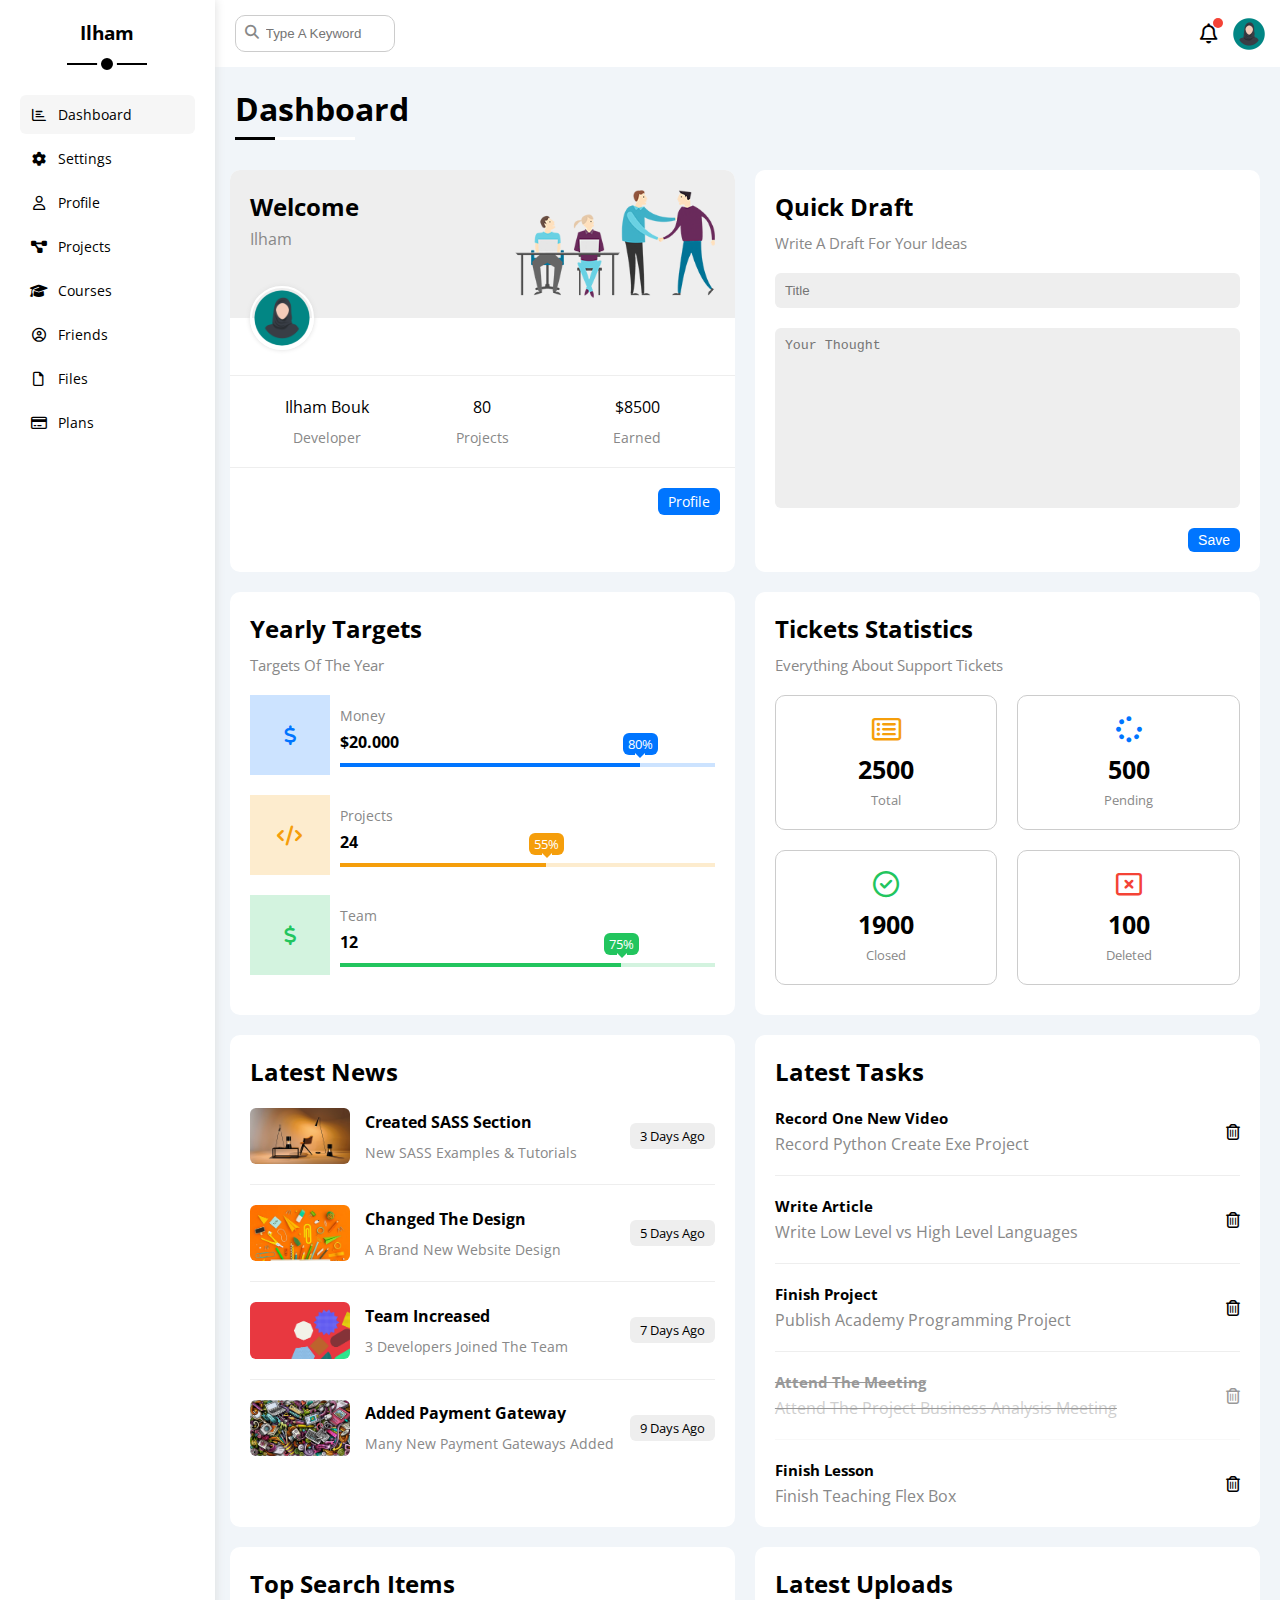
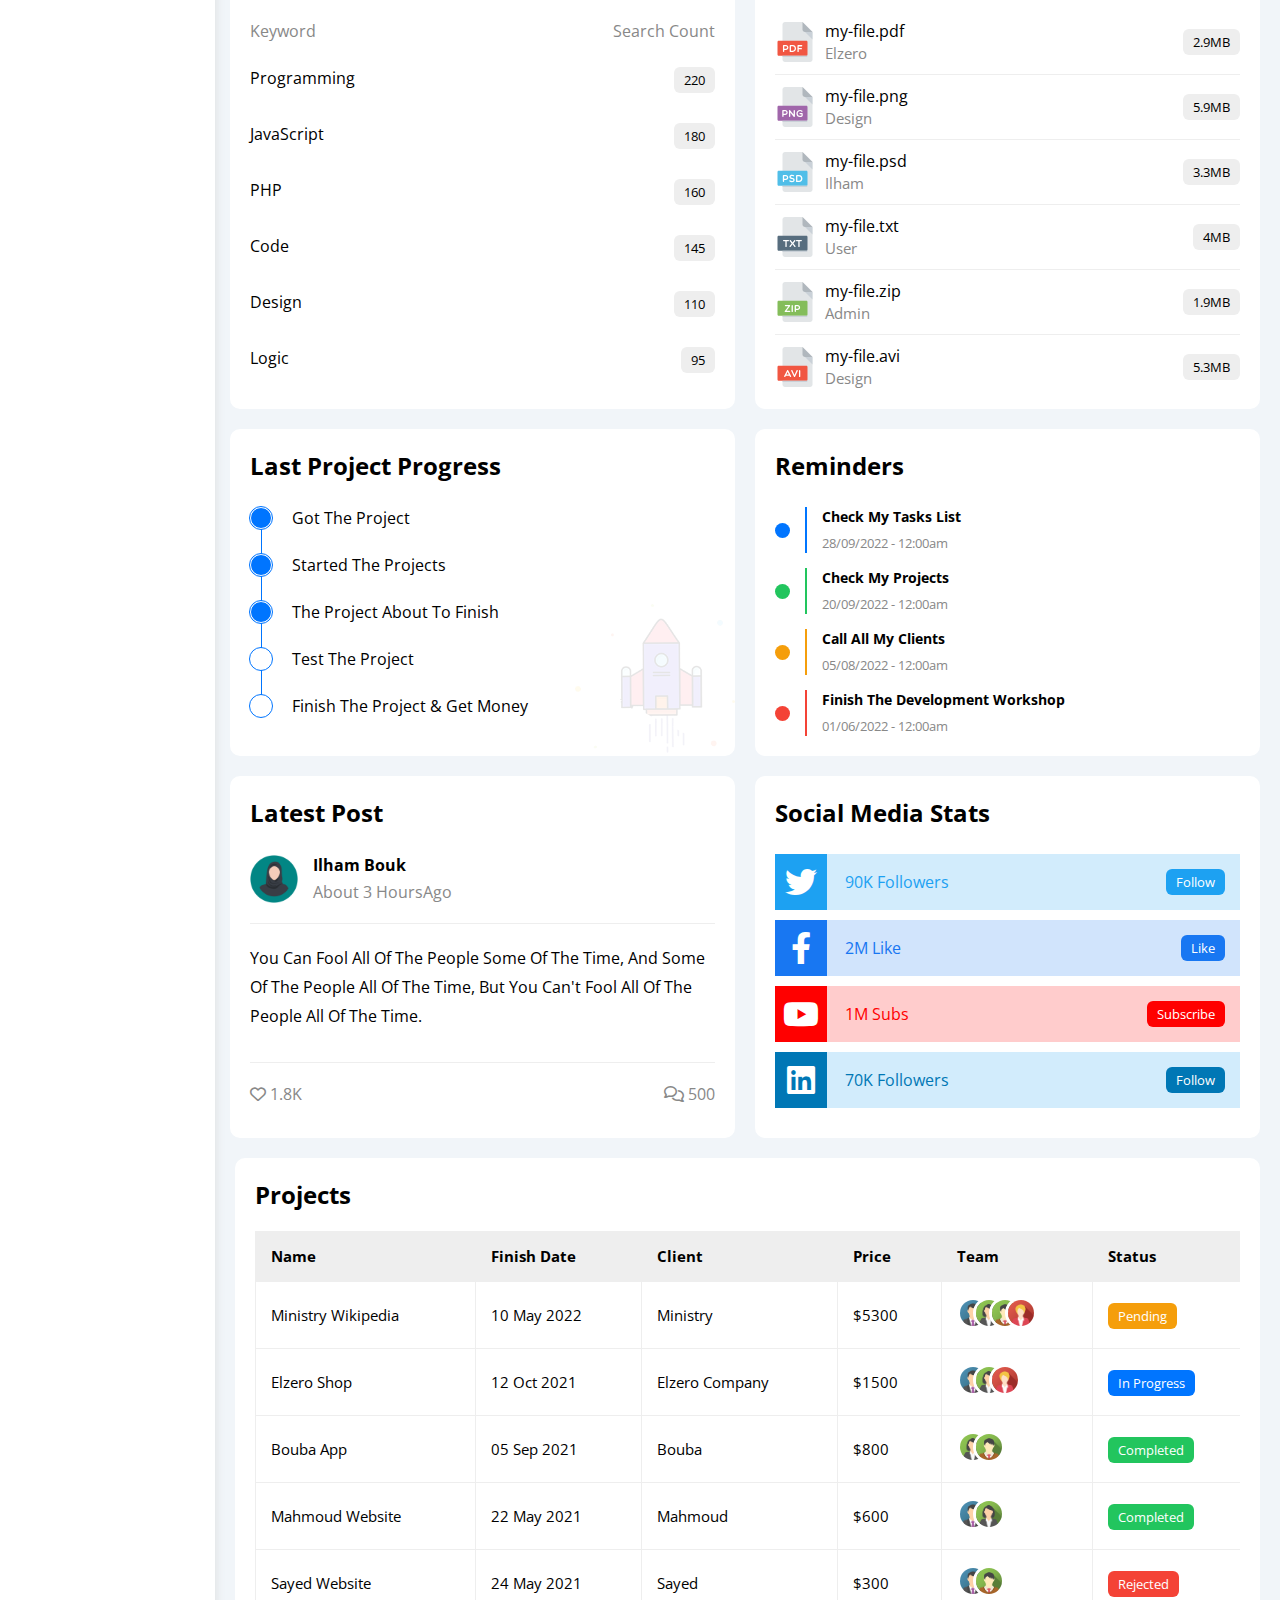
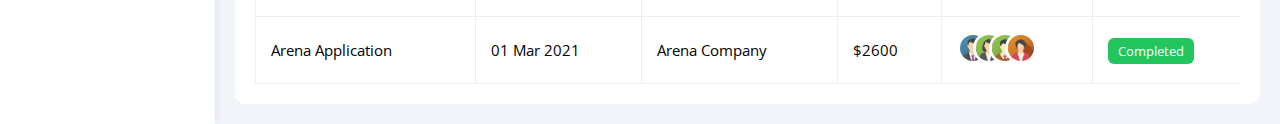
<file: index.html>
<!DOCTYPE html>
<html lang="en">
    <head>
        <meta charset="UTF-8">
        <meta name="viewport" content="width=device-width, initial-scale=1.0">
        <title>Dashboard</title>
        <link rel="stylesheet" href="css/all.min.css">
        <link rel="stylesheet" href="css/framwork.css">
        <link rel="stylesheet" href="css/master.css">
        <link rel="preconnect" href="https://fonts.googleapis.com">
        <link rel="preconnect" href="https://fonts.gstatic.com" crossorigin>
        <link href="https://fonts.googleapis.com/css2?family=Open+Sans:wght@300;500&display=swap" rel="stylesheet">
    </head>
    <body>
        <div class="page d-flex">
            <div class="sidebar bg-white p-20 p-relative">
                <h3 class="p-relative txt-c mt-0">Ilham</h3>
                <ul>
                    <li>
                        <a class="active d-flex align-center fs-14 c-black rad-6 p-10 mb-5" href="index.html">
                            <i class="fa-regular fa-chart-bar fa-fw"></i>
                            <span class="ml-10 fs-14 hide-mobile">Dashboard</span>
                        </a>
                    </li>
                    <li>
                        <a class="d-flex align-center fs-14 c-black rad-6 p-10 mb-5" href="settings.html">
                            <i class="fa-solid fa-gear fa-fw"></i>
                            <span class="ml-10 fs-14 hide-mobile">Settings</span>
                        </a>
                    </li>
                    <li>
                        <a class="d-flex align-center fs-14 c-black rad-6 p-10 mb-5" href="profile.html">
                            <i class="fa-regular fa-user fa-fw"></i>
                            <span class="ml-10 fs-14 hide-mobile">Profile</span>
                        </a>
                    </li>
                    <li>
                        <a class="d-flex align-center fs-14 c-black rad-6 p-10 mb-5" href="projects.html">
                            <i class="fa-solid fa-diagram-project fa-fw"></i>
                            <span class="ml-10 fs-14 hide-mobile">Projects</span>
                        </a>
                    </li>
                    <li>
                        <a class="d-flex align-center fs-14 c-black rad-6 p-10 mb-5" href="courses.html">
                            <i class="fa-solid fa-graduation-cap fa-fw"></i>
                            <span class="ml-10 fs-14 hide-mobile">Courses</span>
                        </a>
                    </li>
                    <li>
                        <a class="d-flex align-center fs-14 c-black rad-6 p-10 mb-5" href="friends.html">
                            <i class="fa-regular fa-circle-user fa-fw"></i>
                            <span class="ml-10 fs-14 hide-mobile">Friends</span>
                        </a>
                    </li>
                    <li>
                        <a class="d-flex align-center fs-14 c-black rad-6 p-10 mb-5" href="files.html">
                            <i class="fa-regular fa-file fa-fw"></i>
                            <span class="ml-10 fs-14 hide-mobile">Files</span>
                        </a>
                    </li>
                    <li>
                        <a class="d-flex align-center fs-14 c-black rad-6 p-10 mb-5" href="plans.html">
                            <i class="fa-regular fa-credit-card fa-fw"></i>
                            <span class="ml-10 fs-14 hide-mobile">Plans</span>
                        </a>
                    </li>
                </ul>
            </div>
            <div class="content w-full">
                <!-- Head -->
                <div class="head bg-white p-15 between-flex">
                    <div class="search p-relative">
                        <input class="p-10 rad-10 border-ccc ml-5" type="search" placeholder="Type A Keyword">
                    </div>
                    <div class="icons d-flex align-center">
                        <span class="notification p-relative">
                            <i class="fa-regular fa-bell fa-lg cursor-p"></i>
                        </span>
                        <img class="w-32 h-32 ml-15 cursor-p" decoding="async" src="images/avatar.png" alt="avatar">
                    </div>
                </div>
                <h1 class="p-relative">Dashboard</h1>
                <div class="wrapper d-grid gap-20 mb-20 mr-20 ml-20">
                    <!-- Welcome Widget -->
                    <div class="welcome bg-white rad-10 txt-c-mobile block-mobile">
                        <div class="intro p-20 d-flex space-between bg-eee">
                            <div>
                                <h2 class="m-0">Welcome</h2>
                                <p class="c-gray mt-5">Ilham</p>
                            </div>
                            <img class="hide-mobile" decoding="async" src="images/welcome.png" alt="welcome">
                        </div>
                        <img class="avatar w-64 h-64" decoding="async" src="images/avatar.png" alt="avatar">
                        <div class="body txt-c d-flex p-20 mt-20 mb-20 block-mobile border-t border-b">
                            <div class="flex-1">Ilham Bouk <span class="d-block c-gray fs-14 mt-10">Developer</span></div>
                            <div class="flex-1">80 <span class="d-block c-gray fs-14 mt-10">Projects</span></div>
                            <div class="flex-1">$8500 <span class="d-block c-gray fs-14 mt-10">Earned</span></div>
                        </div>
                        <a href="profile.html" class="visit d-block fs-14 bg-blue c-white w-fit btn-shape hover-b">Profile</a>
                    </div>
                    <!-- Quick Draft -->
                    <div class="quick-draft widget">
                        <h2 class="mt-0 mb-10">Quick Draft</h2>
                        <p class="mt-0 mb-20 c-gray fs-15">Write A Draft For Your Ideas</p>
                        <form>
                            <input class="d-block mb-20 w-full p-10 b-none bg-eee rad-6" type="text" placeholder="Title">
                            <textarea class="d-block mb-20 w-full p-10 b-none bg-eee rad-6" placeholder="Your Thought"></textarea>
                            <input class="save d-block fs-14 bg-blue c-white b-none w-fit btn-shape cursor-p hover-b" type="submit" value="Save">
                        </form>
                    </div>
                    <!-- Targets Widget -->
                    <div class="targets widget">
                        <h2 class="mt-0 mb-10">Yearly Targets</h2>
                        <p class="mt-0 mb-20 c-gray fs-15">Targets Of The Year</p>
                        <div class="target-row mb-20 center-flex blue">
                            <div class="icon center-flex">
                                <i class="fa-solid fa-dollar-sign fa-lg c-blue"></i>
                            </div>
                            <div class="details flex-1">
                                <span class="fs-14 c-gray">Money</span>
                                <span class="d-block mt-5 mb-10 fw-bold">$20.000</span>
                                <div class="progress p-relative">
                                    <span class="bg-blue blue p-absolute h-full" style="width: 80%">
                                        <span class="bg-blue">80%</span>
                                    </span>
                                </div>
                            </div>
                        </div>
                        <div class="target-row mb-20 center-flex orange">
                            <div class="icon center-flex">
                                <i class="fa-solid fa-code fa-lg c-orange"></i>
                            </div>
                            <div class="details flex-1">
                                <span class="fs-14 c-gray">Projects</span>
                                <span class="d-block mt-5 mb-10 fw-bold">24</span>
                                <div class="progress p-relative">
                                    <span class="bg-orange orange p-absolute h-full" style="width: 55%">
                                        <span class="bg-orange">55%</span>
                                    </span>
                                </div>
                            </div>
                        </div>
                        <div class="target-row mb-20 center-flex green">
                            <div class="icon center-flex">
                                <i class="fa-solid fa-dollar-sign fa-lg c-green"></i>
                            </div>
                            <div class="details flex-1">
                                <span class="fs-14 c-gray">Team</span>
                                <span class="d-block mt-5 mb-10 fw-bold">12</span>
                                <div class="progress p-relative">
                                    <span class="bg-green green p-absolute h-full" style="width: 75%">
                                        <span class="bg-green">75%</span>
                                    </span>
                                </div>
                            </div>
                        </div>
                    </div>
                    <!-- Ticket Widget -->
                    <div class="tickets widget">
                        <h2 class="mt-0 mb-10">Tickets Statistics</h2>
                        <p class="mt-0 mb-20 c-gray fs-15">Everything About Support Tickets</p>
                        <div class="d-flex txt-c gap-20 f-wrap">
                            <div class="box p-20 rad-10 fs-13 c-gray border-ccc hover-box">
                                <i class="fa-regular fa-rectangle-list fa-2x mb-10 c-orange"></i>
                                <span class="d-block c-black fw-bold fs-25 mb-5">2500</span>
                                Total
                            </div>
                            <div class="box p-20 rad-10 fs-13 c-gray border-ccc hover-box">
                                <i class="fa-solid fa-spinner fa-2x mb-10 c-blue"></i>
                                <span class="d-block c-black fw-bold fs-25 mb-5">500</span>
                                Pending
                            </div>
                            <div class="box p-20 rad-10 fs-13 c-gray border-ccc hover-box">
                                <i class="fa-regular fa-circle-check fa-2x mb-10 c-green"></i>
                                <span class="d-block c-black fw-bold fs-25 mb-5">1900</span>
                                Closed
                            </div>
                            <div class="box p-20 rad-10 fs-13 c-gray border-ccc hover-box">
                                <i class="fa-regular fa-rectangle-xmark fa-2x mb-10 c-red"></i>
                                <span class="d-block c-black fw-bold fs-25 mb-5">100</span>
                                Deleted
                            </div>
                        </div>
                    </div>
                    <!-- Latest News Widget -->
                    <div class="latest-news widget txt-c-mobile">
                        <h2 class="mt-0 mb-20">Latest News</h2>
                        <div class="news-row d-flex align-center border-b mb-20 pb-20">
                            <img class="w-100 rad-6 mr-15" decoding="async" src="images/news-01.png" alt="news">
                            <div class="info">
                                <h3>Created SASS Section</h3>
                                <p class="m-0 fs-14 c-gray">New SASS Examples & Tutorials</p>
                            </div>
                            <div class="label btn-shape bg-eee fs-13">3 Days Ago</div>
                        </div>
                        <div class="news-row d-flex align-center border-b mb-20 pb-20">
                            <img class="w-100 rad-6 mr-15" decoding="async" src="images/news-02.png" alt="news">
                            <div class="info">
                                <h3>Changed The Design</h3>
                                <p class="m-0 fs-14 c-gray">A Brand New Website Design</p>
                            </div>
                            <div class="label btn-shape bg-eee fs-13">5 Days Ago</div>
                        </div>
                        <div class="news-row d-flex align-center border-b mb-20 pb-20">
                            <img class="w-100 rad-6 mr-15" decoding="async" src="images/news-03.png" alt="news">
                            <div class="info">
                                <h3>Team Increased</h3>
                                <p class="m-0 fs-14 c-gray">3 Developers Joined The Team</p>
                            </div>
                            <div class="label btn-shape bg-eee fs-13">7 Days Ago</div>
                        </div>
                        <div class="news-row d-flex align-center">
                            <img class="w-100 rad-6 mr-15" decoding="async" src="images/news-04.png" alt="news">
                            <div class="info">
                                <h3>Added Payment Gateway</h3>
                                <p class="m-0 fs-14 c-gray">Many New Payment Gateways Added</p>
                            </div>
                            <div class="label btn-shape bg-eee fs-13">9 Days Ago</div>
                        </div>
                    </div>
                    <!-- Tasks Widget -->
                    <div class="tasks widget">
                        <h2 class="mt-0 mb-20">Latest Tasks</h2>
                        <div class="task-row between-flex border-b pb-20 mb-20">
                            <div class="info">
                                <h3 class="mt-0 mb-5 fs-15">Record One New Video</h3>
                                <p class="m-0 c-gray">Record Python Create Exe Project</p>
                            </div>
                            <i class="fa-regular fa-trash-can delete cursor-p"></i>
                        </div>
                        <div class="task-row between-flex border-b pb-20 mb-20">
                            <div class="info">
                                <h3 class="mt-0 mb-5 fs-15">Write Article</h3>
                                <p class="m-0 c-gray">Write Low Level vs High Level Languages</p>
                            </div>
                            <i class="fa-regular fa-trash-can delete cursor-p"></i>
                        </div>
                        <div class="task-row between-flex border-b pb-20 mb-20">
                            <div class="info">
                                <h3 class="mt-0 mb-5 fs-15">Finish Project</h3>
                                <p class="m-0 c-gray">Publish Academy Programming Project</p>
                            </div>
                            <i class="fa-regular fa-trash-can delete cursor-p"></i>
                        </div>
                        <div class="task-row between-flex border-b pb-20 mb-20 done">
                            <div class="info">
                                <h3 class="mt-0 mb-5 fs-15">Attend The Meeting</h3>
                                <p class="m-0 c-gray">Attend The Project Business Analysis Meeting</p>
                            </div>
                            <i class="fa-regular fa-trash-can delete cursor-p"></i>
                        </div>
                        <div class="task-row between-flex">
                            <div class="info">
                                <h3 class="mt-0 mb-5 fs-15">Finish Lesson</h3>
                                <p class="m-0 c-gray">Finish Teaching Flex Box</p>
                            </div>
                            <i class="fa-regular fa-trash-can delete cursor-p"></i>
                        </div>
                    </div>
                    <!-- Top Search Word Widget -->
                    <div class="search-items widget">
                        <h2 class="mt-0 mb-20">Top Search Items</h2>
                        <div class="items-head d-flex space-between c-gray mb-10">
                            <div>Keyword</div>
                            <div>Search Count</div>
                        </div>
                        <div class="items d-flex space-between pt-15 pb-15">
                            <span>Programming</span>
                            <span class="bg-eee fs-13 btn-shape">220</span>
                        </div>
                        <div class="items d-flex space-between pt-15 pb-15">
                            <span>JavaScript</span>
                            <span class="bg-eee fs-13 btn-shape">180</span>
                        </div>
                        <div class="items d-flex space-between pt-15 pb-15">
                            <span>PHP</span>
                            <span class="bg-eee fs-13 btn-shape">160</span>
                        </div>
                        <div class="items d-flex space-between pt-15 pb-15">
                            <span>Code</span>
                            <span class="bg-eee fs-13 btn-shape">145</span>
                        </div>
                        <div class="items d-flex space-between pt-15 pb-15">
                            <span>Design</span>
                            <span class="bg-eee fs-13 btn-shape">110</span>
                        </div>
                        <div class="items d-flex space-between pt-15 pb-15">
                            <span>Logic</span>
                            <span class="bg-eee fs-13 btn-shape">95</span>
                        </div>
                    </div>
                    <!-- Latest Uploads Widget -->
                    <div class="latest-uploads p-20 bg-white rad-10">
                        <h2 class="mt-0 mb-20">Latest Uploads</h2>
                        <ul class="m-0">
                            <li class="between-flex mb-10 pb-10 border-b">
                                <div class="d-flex align-center">
                                    <img class="mr-10" decoding="async" src="images/pdf.svg" alt="pdf">
                                    <div>
                                        <span class="d-block">my-file.pdf</span>
                                        <span class="fs-15 c-gray">Elzero</span>
                                    </div>
                                </div>
                                <div class="bg-eee btn-shape fs-13">2.9MB</div>
                            </li>
                            <li class="between-flex pb-10 mb-10 border-b">
                                <div class="d-flex align-center">
                                    <img class="mr-10" decoding="async" src="images/png.svg" alt="png">
                                    <div>
                                        <span class="d-block">my-file.png</span>
                                        <span class="fs-15 c-gray">Design</span>
                                    </div>
                                </div>
                                <div class="bg-eee btn-shape fs-13">5.9MB</div>
                            </li>
                            <li class="between-flex pb-10 mb-10 border-b">
                                <div class="d-flex align-center">
                                    <img class="mr-10" decoding="async" src="images/psd.svg" alt="psd">
                                    <div>
                                        <span class="d-block">my-file.psd</span>
                                        <span class="fs-15 c-gray">Ilham</span>
                                    </div>
                                </div>
                                <div class="bg-eee btn-shape fs-13">3.3MB</div>
                            </li>
                            <li class="between-flex pb-10 mb-10 border-b">
                                <div class="d-flex align-center">
                                    <img class="mr-10" decoding="async" src="images/txt.svg" alt="txt">
                                    <div>
                                        <span class="d-block">my-file.txt</span>
                                        <span class="fs-15 c-gray">User</span>
                                    </div>
                                </div>
                                <div class="bg-eee btn-shape fs-13">4MB</div>
                            </li>
                            <li class="between-flex pb-10 mb-10 border-b">
                                <div class="d-flex align-center">
                                    <img class="mr-10" decoding="async" src="images/zip.svg" alt="zip">
                                    <div>
                                        <span class="d-block">my-file.zip</span>
                                        <span class="fs-15 c-gray">Admin</span>
                                    </div>
                                </div>
                                <div class="bg-eee btn-shape fs-13">1.9MB</div>
                            </li>
                            <li class="between-flex">
                                <div class="d-flex align-center">
                                    <img class="mr-10" decoding="async" src="images/avi.svg" alt="avi">
                                    <div>
                                        <span class="d-block">my-file.avi</span>
                                        <span class="fs-15 c-gray">Design</span>
                                    </div>
                                </div>
                                <div class="bg-eee btn-shape fs-13">5.3MB</div>
                            </li>
                        </ul>
                    </div>
                    <!-- Last Project Progress Widget -->
                    <div class="last-project widget p-relative">
                        <h2 class="mt-0 mb-20">Last Project Progress</h2>
                        <ul class="m-0 p-relative">
                            <li class="mt-25 d-flex align-center done">Got The Project</li>
                            <li class="mt-25 d-flex align-center done">Started The Projects</li>
                            <li class="mt-25 d-flex align-center done">The Project About To Finish</li>
                            <li class="mt-25 d-flex align-center current">Test The Project</li>
                            <li class="mt-25 d-flex align-center">Finish The Project & Get Money</li>
                        </ul>
                        <img class="launch-icon hide-mobile" decoding="async" src="images/project.png" alt="project">
                    </div>
                    <!-- Reminders Widget -->
                    <div class="reminders widget p-relative">
                        <h2 class="mt-0 mb-25">Reminders</h2>
                        <ul class="m-0">
                            <li class="d-flex align-center mt-15">
                                <span class="key bg-blue mr-15 d-block rad-half"></span>
                                <div class="pl-15 blue">
                                    <p class="fs-14 fw-bold mt-0 mb-5">Check My Tasks List</p>
                                    <span class="fs-13 c-gray">28/09/2022 - 12:00am</span>
                                </div>
                            </li>
                            <li class="d-flex align-center mt-15">
                                <span class="key bg-green mr-15 d-block rad-half"></span>
                                <div class="pl-15 green">
                                    <p class="fs-14 fw-bold mt-0 mb-5">Check My Projects</p>
                                    <span class="fs-13 c-gray">20/09/2022 - 12:00am</span>
                                </div>
                            </li>
                            <li class="d-flex align-center mt-15">
                                <span class="key bg-orange mr-15 d-block rad-half"></span>
                                <div class="pl-15 orange">
                                    <p class="fs-14 fw-bold mt-0 mb-5">Call All My Clients</p>
                                    <span class="fs-13 c-gray">05/08/2022 - 12:00am</span>
                                </div>
                            </li>
                            <li class="d-flex align-center mt-15">
                                <span class="key bg-red mr-15 d-block rad-half"></span>
                                <div class="pl-15 red">
                                    <p class="fs-14 fw-bold mt-0 mb-5">Finish The Development Workshop</p>
                                    <span class="fs-13 c-gray">01/06/2022 - 12:00am</span>
                                </div>
                            </li>
                        </ul>
                    </div>
                    <!-- Latest Post Widget -->
                    <div class="latest-post widget p-relative">
                        <h2 class="mt-0 mb-25">Latest Post</h2>
                        <div class="top d-flex align-center">
                            <img class="avatar mr-15" decoding="async" src="images/avatar.png" alt="avatar">
                            <div class="info">
                                <span class="d-block mb-5 fw-bold">Ilham Bouk</span>
                                <span class="c-gray">About 3 HoursAgo</span>
                            </div>
                        </div>
                        <div class="post-content txt-c-mobile pt-20 mt-20 border-t pb-20 mb-20 border-b">
                            You Can Fool All Of The People Some Of The Time, And Some Of The People All Of The Time, But You Can't Fool All Of The People All Of The Time.
                        </div>
                        <div class="post-stats between-flex c-gray">
                            <div class="cursor-p">
                                <i class="fa-regular fa-heart"></i>
                                <span>1.8K</span>
                            </div>
                            <div class="cursor-p">
                                <i class="fa-regular fa-comments"></i>
                                <span>500</span>
                            </div>
                        </div>
                    </div>
                    <!-- Social Media Stats Widget -->
                    <div class="social-media widget p-relative">
                        <h2 class="mt-0 mb-25">Social Media Stats</h2>
                        <div class="box twitter p-15 p-relative mb-10 between-flex">
                            <i class="fa-brands fa-twitter fa-2x c-white h-full center-flex"></i>
                            <span class="flex-1">90K Followers</span>
                            <a class="fs-13 c-white btn-shape" href="#">Follow</a>
                        </div>
                        <div class="box facebook p-15 p-relative mb-10 between-flex">
                            <i class="fa-brands fa-facebook-f fa-2x c-white h-full center-flex"></i>
                            <span class="flex-1">2M Like</span>
                            <a class="fs-13 c-white btn-shape" href="#">Like</a>
                        </div>
                        <div class="box youtube p-15 p-relative mb-10 between-flex">
                            <i class="fa-brands fa-youtube fa-2x c-white h-full center-flex"></i>
                            <span class="flex-1">1M Subs</span>
                            <a class="fs-13 c-white btn-shape" href="#">Subscribe</a>
                        </div>
                        <div class="box linkedin p-15 p-relative mb-10 between-flex">
                            <i class="fa-brands fa-linkedin fa-2x c-white h-full center-flex"></i>
                            <span class="flex-1">70K Followers</span>
                            <a class="fs-13 c-white btn-shape" href="#">Follow</a>
                        </div>
                    </div>
                <!-- Projects Table -->
                </div>
                <div class="projects widget m-20">
                    <h2 class="mt-0 mb-20">Projects</h2>
                    <div class="responsive-table">
                        <table class="fs-15 w-full">
                            <thead>
                                <tr>
                                    <td>Name</td>
                                    <td>Finish Date</td>
                                    <td>Client</td>
                                    <td>Price</td>
                                    <td>Team</td>
                                    <td>Status</td>
                                </tr>
                            </thead>
                            <tbody>
                                <tr>
                                    <td>Ministry Wikipedia</td>
                                    <td>10 May 2022</td>
                                    <td>Ministry</td>
                                    <td>$5300</td>
                                    <td>
                                        <img decoding="async" src="images/team-01.png" alt="team" />
                                        <img decoding="async" src="images/team-02.png" alt="team" />
                                        <img decoding="async" src="images/team-03.png" alt="team" />
                                        <img decoding="async" src="images/team-05.png" alt="team" />
                                    </td>
                                    <td>
                                        <span class="label btn-shape bg-orange c-white fs-13">Pending</span>
                                    </td>
                                </tr>
                                <tr>
                                    <td>Elzero Shop</td>
                                    <td>12 Oct 2021</td>
                                    <td>Elzero Company</td>
                                    <td>$1500</td>
                                    <td>
                                        <img decoding="async" src="images/team-01.png" alt="team" />
                                        <img decoding="async" src="images/team-02.png" alt="team" />
                                        <img decoding="async" src="images/team-05.png" alt="team" />
                                    </td>
                                    <td><span class="label btn-shape bg-blue c-white fs-13">In Progress</span></td>
                                </tr>
                                <tr>
                                    <td>Bouba App</td>
                                    <td>05 Sep 2021</td>
                                    <td>Bouba</td>
                                    <td>$800</td>
                                    <td>
                                        <img decoding="async" src="images/team-02.png" alt="team" />
                                        <img decoding="async" src="images/team-03.png" alt="team" />
                                    </td>
                                    <td><span class="label btn-shape bg-green c-white fs-13">Completed</span></td>
                                </tr>
                                <tr>
                                    <td>Mahmoud Website</td>
                                    <td>22 May 2021</td>
                                    <td>Mahmoud</td>
                                    <td>$600</td>
                                    <td>
                                        <img decoding="async" src="images/team-01.png" alt="team" />
                                        <img decoding="async" src="images/team-02.png" alt="team" />
                                    </td>
                                    <td><span class="label btn-shape bg-green c-white fs-13">Completed</span></td>
                                </tr>
                                <tr>
                                    <td>Sayed Website</td>
                                    <td>24 May 2021</td>
                                    <td>Sayed</td>
                                    <td>$300</td>
                                    <td>
                                        <img decoding="async" src="images/team-01.png" alt="team" />
                                        <img decoding="async" src="images/team-03.png" alt="team" />
                                    </td>
                                    <td><span class="label btn-shape bg-red c-white fs-13">Rejected</span></td>
                                </tr>
                                <tr>
                                    <td>Arena Application</td>
                                    <td>01 Mar 2021</td>
                                    <td>Arena Company</td>
                                    <td>$2600</td>
                                    <td>
                                        <img decoding="async" src="images/team-01.png" alt="team" />
                                        <img decoding="async" src="images/team-02.png" alt="team" />
                                        <img decoding="async" src="images/team-03.png" alt="team" />
                                        <img decoding="async" src="images/team-04.png" alt="team" />
                                    </td>
                                    <td><span class="label btn-shape bg-green c-white fs-13">Completed</span></td>
                                </tr>
                                </tbody>
                        </table>
                    </div>
                </div>
            </div>
        </div>
    </body>
</html>
</file>
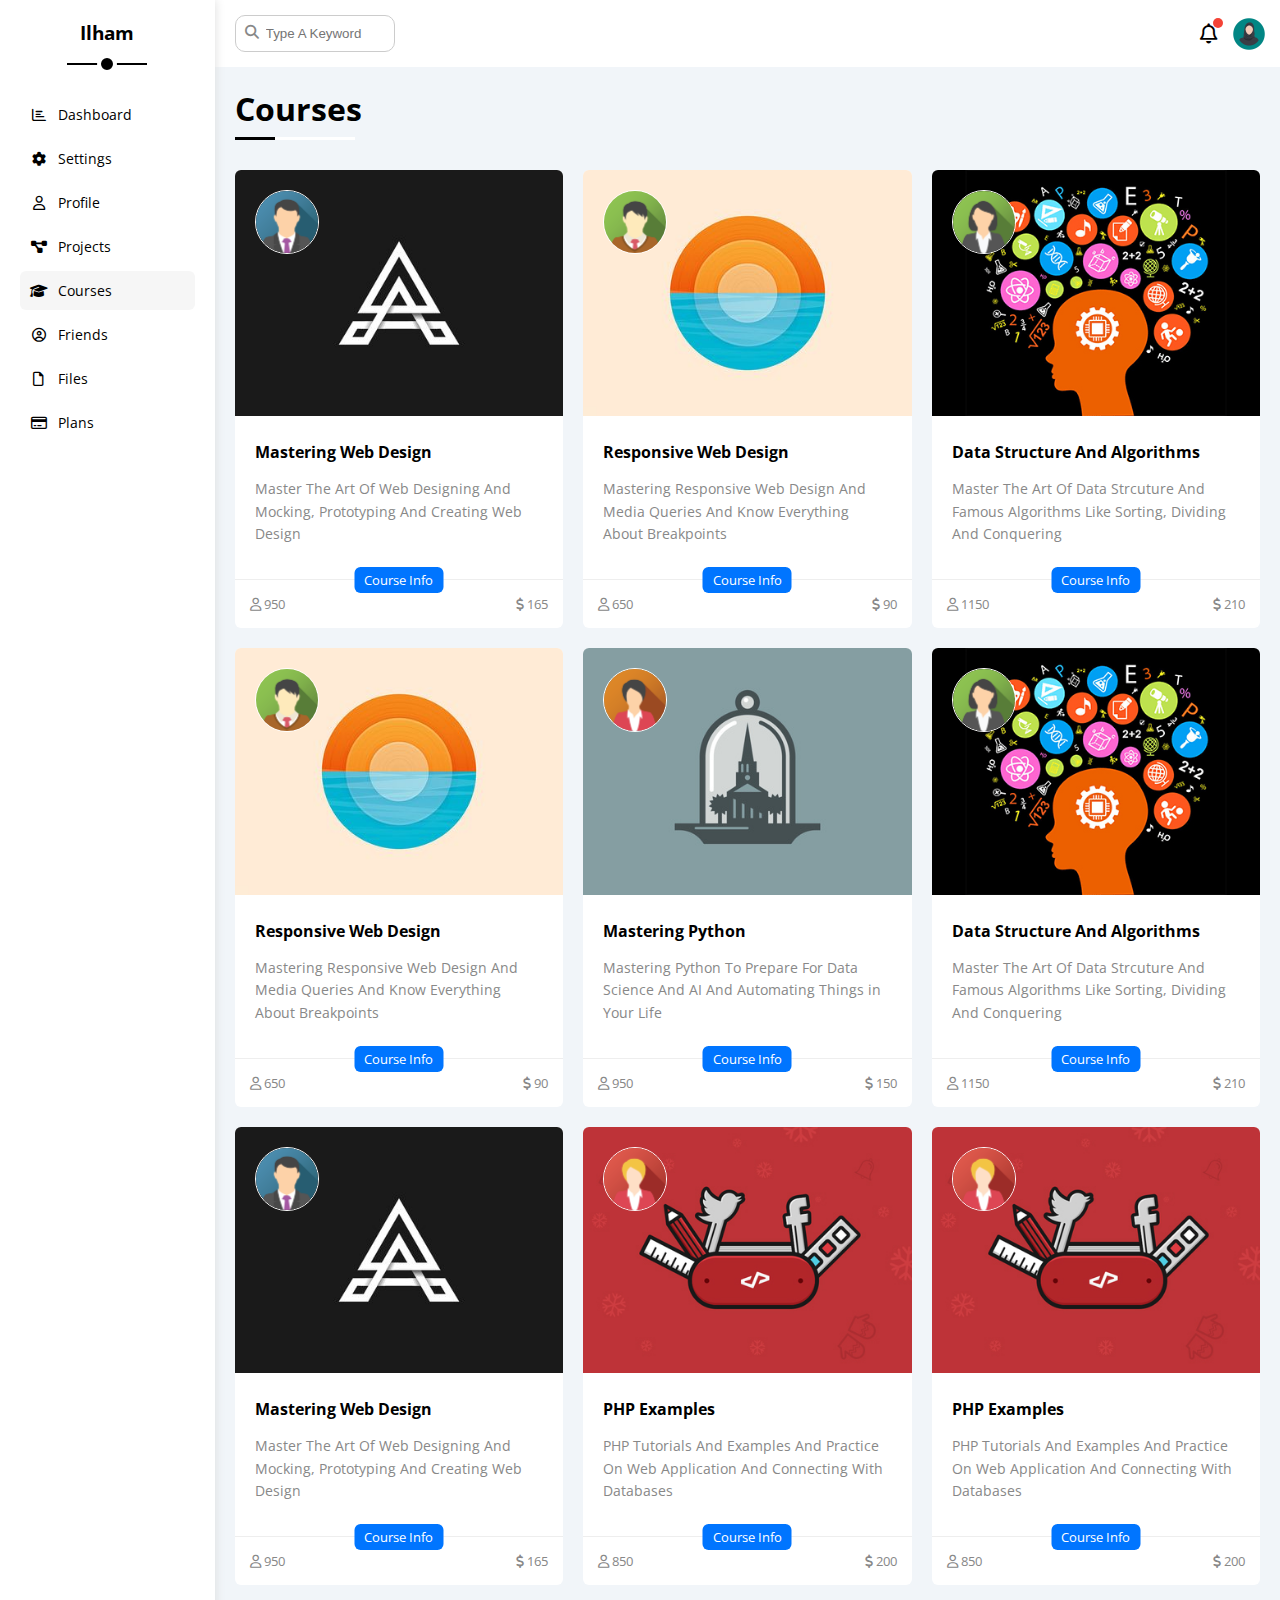
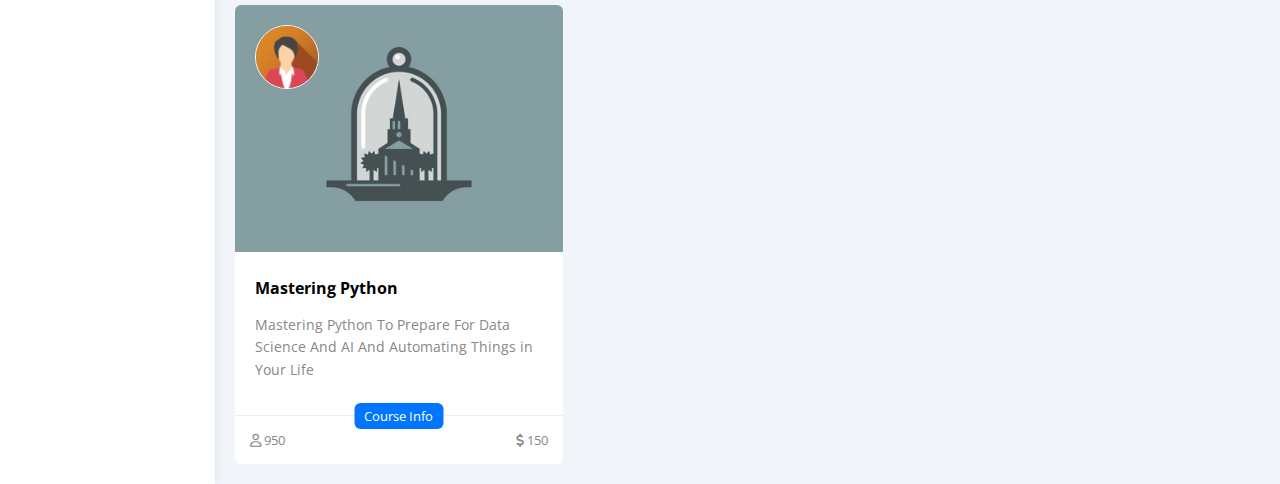
<file: courses.html>
<!DOCTYPE html>
<html lang="en">
    <head>
        <meta charset="UTF-8">
        <meta name="viewport" content="width=device-width, initial-scale=1.0">
        <title>Courses</title>
        <link rel="stylesheet" href="css/all.min.css">
        <link rel="stylesheet" href="css/framwork.css">
        <link rel="stylesheet" href="css/master.css">
        <link rel="preconnect" href="https://fonts.googleapis.com">
        <link rel="preconnect" href="https://fonts.gstatic.com" crossorigin>
        <link href="https://fonts.googleapis.com/css2?family=Open+Sans:wght@300;500&display=swap" rel="stylesheet">
    </head>
    <body>
        <div class="page d-flex">
            <div class="sidebar bg-white p-20 p-relative">
                <h3 class="p-relative txt-c mt-0">Ilham</h3>
                <ul>
                    <li>
                        <a class="d-flex align-center fs-14 c-black rad-6 p-10 mb-5" href="index.html">
                            <i class="fa-regular fa-chart-bar fa-fw"></i>
                            <span class="ml-10 fs-14 hide-mobile">Dashboard</span>
                        </a>
                    </li>
                    <li>
                        <a class="d-flex align-center fs-14 c-black rad-6 p-10 mb-5" href="settings.html">
                            <i class="fa-solid fa-gear fa-fw"></i>
                            <span class="ml-10 fs-14 hide-mobile">Settings</span>
                        </a>
                    </li>
                    <li>
                        <a class="d-flex align-center fs-14 c-black rad-6 p-10 mb-5" href="profile.html">
                            <i class="fa-regular fa-user fa-fw"></i>
                            <span class="ml-10 fs-14 hide-mobile">Profile</span>
                        </a>
                    </li>
                    <li>
                        <a class="d-flex align-center fs-14 c-black rad-6 p-10 mb-5" href="projects.html">
                            <i class="fa-solid fa-diagram-project fa-fw"></i>
                            <span class="ml-10 fs-14 hide-mobile">Projects</span>
                        </a>
                    </li>
                    <li>
                        <a class="active d-flex align-center fs-14 c-black rad-6 p-10 mb-5" href="courses.html">
                            <i class="fa-solid fa-graduation-cap fa-fw"></i>
                            <span class="ml-10 fs-14 hide-mobile">Courses</span>
                        </a>
                    </li>
                    <li>
                        <a class="d-flex align-center fs-14 c-black rad-6 p-10 mb-5" href="friends.html">
                            <i class="fa-regular fa-circle-user fa-fw"></i>
                            <span class="ml-10 fs-14 hide-mobile">Friends</span>
                        </a>
                    </li>
                    <li>
                        <a class="d-flex align-center fs-14 c-black rad-6 p-10 mb-5" href="files.html">
                            <i class="fa-regular fa-file fa-fw"></i>
                            <span class="ml-10 fs-14 hide-mobile">Files</span>
                        </a>
                    </li>
                    <li>
                        <a class="d-flex align-center fs-14 c-black rad-6 p-10 mb-5" href="plans.html">
                            <i class="fa-regular fa-credit-card fa-fw"></i>
                            <span class="ml-10 fs-14 hide-mobile">Plans</span>
                        </a>
                    </li>
                </ul>
            </div>
            <div class="content w-full">
                <!-- Head -->
                <div class="head bg-white p-15 between-flex">
                    <div class="search p-relative">
                        <input class="p-10 rad-10 border-ccc ml-5" type="search" placeholder="Type A Keyword">
                    </div>
                    <div class="icons d-flex align-center">
                        <span class="notification p-relative">
                            <i class="fa-regular fa-bell fa-lg cursor-p"></i>
                        </span>
                        <img class="w-32 h-32 ml-15 cursor-p" decoding="async" src="images/avatar.png" alt="avatar">
                    </div>
                </div>
                <h1 class="p-relative">Courses</h1>
                <div class="courses-page d-grid m-20 gap-20">
                    <div class="course bg-white rad-6 p-relative">
                        <img class="cover" decoding="async" src="images/course-01.jpg" alt="course">
                        <img class="instructor w-64 h-64 rad-half" decoding="async" src="images/team-01.png" alt="team">
                        <div class="p-20">
                            <h4 class="m-0">Mastering Web Design</h4>
                            <p class="description c-gray mt-15 fs-14">
                                Master The Art Of Web Designing And Mocking, Prototyping And Creating Web Design
                            </p>
                        </div>
                        <div class="info p-15 p-relative between-flex border-t fs-13">
                            <span class="title bg-blue c-white btn-shape fs-13 hover-b">Course Info</span>
                            <span class="c-gray">
                                <i class="fa-regular fa-user"></i>
                                950
                            </span>
                            <span class="c-gray">
                                <i class="fa-solid fa-dollar-sign"></i>
                                165
                            </span>
                        </div>
                    </div>
                    <div class="course bg-white rad-6 p-relative">
                        <img class="cover" decoding="async" src="images/course-03.jpg" alt="course">
                        <img class="instructor w-64 h-64 rad-half" decoding="async" src="images/team-03.png" alt="team">
                        <div class="p-20">
                            <h4 class="m-0">Responsive Web Design</h4>
                            <p class="description c-gray mt-15 fs-14">
                                Mastering Responsive Web Design And Media Queries And Know Everything About Breakpoints
                            </p>
                        </div>
                        <div class="info p-15 p-relative between-flex border-t fs-13">
                            <span class="title bg-blue c-white btn-shape fs-13 hover-b">Course Info</span>
                            <span class="c-gray">
                                <i class="fa-regular fa-user"></i>
                                650
                            </span>
                            <span class="c-gray">
                                <i class="fa-solid fa-dollar-sign"></i>
                                90
                            </span>
                        </div>
                    </div>
                    <div class="course bg-white rad-6 p-relative">
                        <img class="cover" decoding="async" src="images/course-02.jpg" alt="course">
                        <img class="instructor w-64 h-64 rad-half" decoding="async" src="images/team-02.png" alt="team">
                        <div class="p-20">
                            <h4 class="m-0">Data Structure And Algorithms</h4>
                            <p class="description c-gray mt-15 fs-14">
                                Master The Art Of Data Strcuture And Famous Algorithms Like Sorting, Dividing And Conquering
                            </p>
                        </div>
                        <div class="info p-15 p-relative between-flex border-t fs-13">
                            <span class="title bg-blue c-white btn-shape fs-13 hover-b">Course Info</span>
                            <span class="c-gray">
                                <i class="fa-regular fa-user"></i>
                                1150
                            </span>
                            <span class="c-gray">
                                <i class="fa-solid fa-dollar-sign"></i>
                                210
                            </span>
                        </div>
                    </div>
                    <div class="course bg-white rad-6 p-relative">
                        <img class="cover" decoding="async" src="images/course-03.jpg" alt="course">
                        <img class="instructor w-64 h-64 rad-half" decoding="async" src="images/team-03.png" alt="team">
                        <div class="p-20">
                            <h4 class="m-0">Responsive Web Design</h4>
                            <p class="description c-gray mt-15 fs-14">
                                Mastering Responsive Web Design And Media Queries And Know Everything About Breakpoints
                            </p>
                        </div>
                        <div class="info p-15 p-relative between-flex border-t fs-13">
                            <span class="title bg-blue c-white btn-shape fs-13 hover-b">Course Info</span>
                            <span class="c-gray">
                                <i class="fa-regular fa-user"></i>
                                650
                            </span>
                            <span class="c-gray">
                                <i class="fa-solid fa-dollar-sign"></i>
                                90
                            </span>
                        </div>
                    </div>
                    <div class="course bg-white rad-6 p-relative">
                        <img class="cover" decoding="async" src="images/course-04.jpg" alt="course">
                        <img class="instructor w-64 h-64 rad-half" decoding="async" src="images/team-04.png" alt="team">
                        <div class="p-20">
                            <h4 class="m-0">Mastering Python</h4>
                            <p class="description c-gray mt-15 fs-14">
                                Mastering Python To Prepare For Data Science And AI And Automating Things in Your Life
                            </p>
                        </div>
                        <div class="info p-15 p-relative between-flex border-t fs-13">
                            <span class="title bg-blue c-white btn-shape fs-13 hover-b">Course Info</span>
                            <span class="c-gray">
                                <i class="fa-regular fa-user"></i>
                                950
                            </span>
                            <span class="c-gray">
                                <i class="fa-solid fa-dollar-sign"></i>
                                150
                            </span>
                        </div>
                    </div>
                    <div class="course bg-white rad-6 p-relative">
                        <img class="cover" decoding="async" src="images/course-02.jpg" alt="course">
                        <img class="instructor w-64 h-64 rad-half" decoding="async" src="images/team-02.png" alt="team">
                        <div class="p-20">
                            <h4 class="m-0">Data Structure And Algorithms</h4>
                            <p class="description c-gray mt-15 fs-14">
                                Master The Art Of Data Strcuture And Famous Algorithms Like Sorting, Dividing And Conquering
                            </p>
                        </div>
                        <div class="info p-15 p-relative between-flex border-t fs-13">
                            <span class="title bg-blue c-white btn-shape fs-13 hover-b">Course Info</span>
                            <span class="c-gray">
                                <i class="fa-regular fa-user"></i>
                                1150
                            </span>
                            <span class="c-gray">
                                <i class="fa-solid fa-dollar-sign"></i>
                                210
                            </span>
                        </div>
                    </div>
                    <div class="course bg-white rad-6 p-relative">
                        <img class="cover" decoding="async" src="images/course-01.jpg" alt="course">
                        <img class="instructor w-64 h-64 rad-half" decoding="async" src="images/team-01.png" alt="team">
                        <div class="p-20">
                            <h4 class="m-0">Mastering Web Design</h4>
                            <p class="description c-gray mt-15 fs-14">
                                Master The Art Of Web Designing And Mocking, Prototyping And Creating Web Design
                            </p>
                        </div>
                        <div class="info p-15 p-relative between-flex border-t fs-13">
                            <span class="title bg-blue c-white btn-shape fs-13 hover-b">Course Info</span>
                            <span class="c-gray">
                                <i class="fa-regular fa-user"></i>
                                950
                            </span>
                            <span class="c-gray">
                                <i class="fa-solid fa-dollar-sign"></i>
                                165
                            </span>
                        </div>
                    </div>
                    <div class="course bg-white rad-6 p-relative">
                        <img class="cover" decoding="async" src="images/course-05.jpg" alt="course">
                        <img class="instructor w-64 h-64 rad-half" decoding="async" src="images/team-05.png" alt="team">
                        <div class="p-20">
                            <h4 class="m-0">PHP Examples</h4>
                            <p class="description c-gray mt-15 fs-14">
                                PHP Tutorials And Examples And Practice On Web Application And Connecting With Databases
                            </p>
                        </div>
                        <div class="info p-15 p-relative between-flex border-t fs-13">
                            <span class="title bg-blue c-white btn-shape fs-13 hover-b">Course Info</span>
                            <span class="c-gray">
                                <i class="fa-regular fa-user"></i>
                                850
                            </span>
                            <span class="c-gray">
                                <i class="fa-solid fa-dollar-sign"></i>
                                200
                            </span>
                        </div>
                    </div>
                    <div class="course bg-white rad-6 p-relative">
                        <img class="cover" decoding="async" src="images/course-05.jpg" alt="course">
                        <img class="instructor w-64 h-64 rad-half" decoding="async" src="images/team-05.png" alt="team">
                        <div class="p-20">
                            <h4 class="m-0">PHP Examples</h4>
                            <p class="description c-gray mt-15 fs-14">
                                PHP Tutorials And Examples And Practice On Web Application And Connecting With Databases
                            </p>
                        </div>
                        <div class="info p-15 p-relative between-flex border-t fs-13">
                            <span class="title bg-blue c-white btn-shape fs-13 hover-b">Course Info</span>
                            <span class="c-gray">
                                <i class="fa-regular fa-user"></i>
                                850
                            </span>
                            <span class="c-gray">
                                <i class="fa-solid fa-dollar-sign"></i>
                                200
                            </span>
                        </div>
                    </div>
                    <div class="course bg-white rad-6 p-relative">
                        <img class="cover" decoding="async" src="images/course-04.jpg" alt="course">
                        <img class="instructor w-64 h-64 rad-half" decoding="async" src="images/team-04.png" alt="team">
                        <div class="p-20">
                            <h4 class="m-0">Mastering Python</h4>
                            <p class="description c-gray mt-15 fs-14">
                                Mastering Python To Prepare For Data Science And AI And Automating Things in Your Life
                            </p>
                        </div>
                        <div class="info p-15 p-relative between-flex border-t fs-13">
                            <span class="title bg-blue c-white btn-shape fs-13 hover-b">Course Info</span>
                            <span class="c-gray">
                                <i class="fa-regular fa-user"></i>
                                950
                            </span>
                            <span class="c-gray">
                                <i class="fa-solid fa-dollar-sign"></i>
                                150
                            </span>
                        </div>
                    </div>
                </div>
            </div>
        </div>
    </body>
</html>
</file>
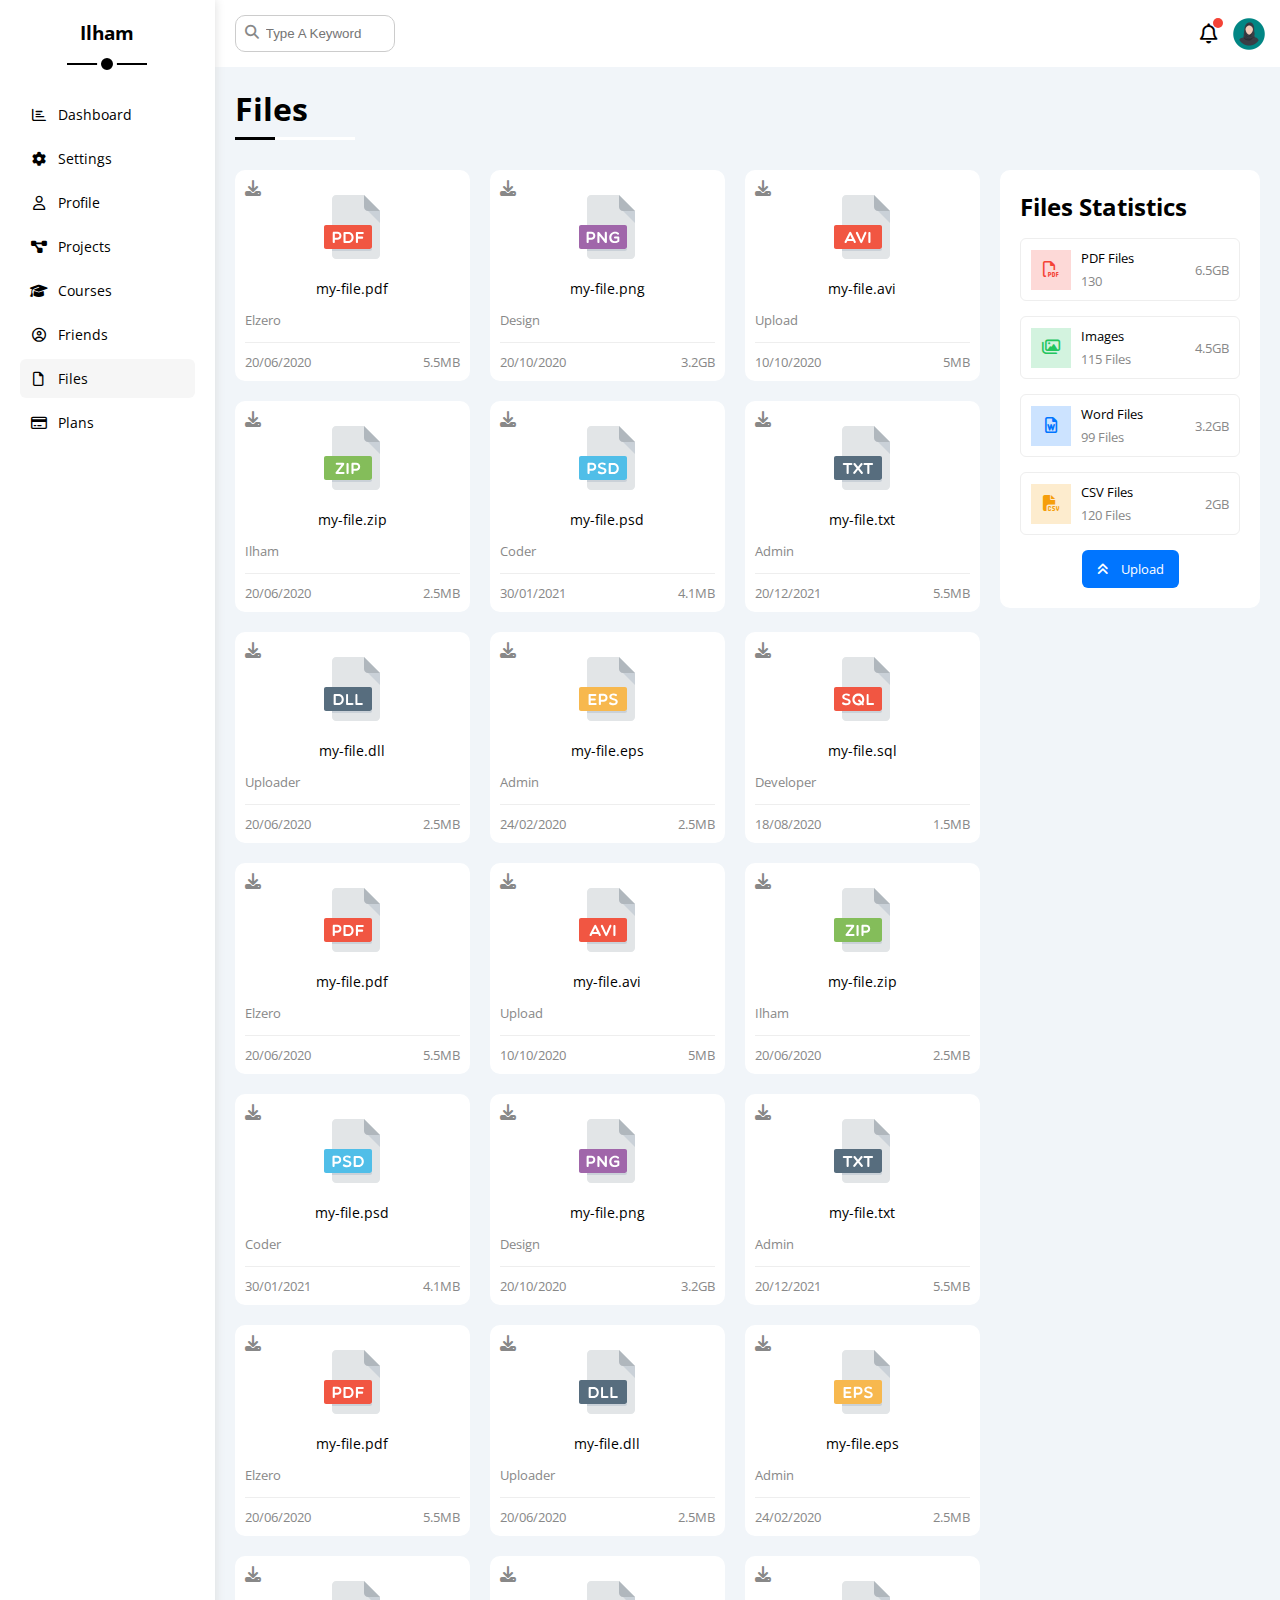
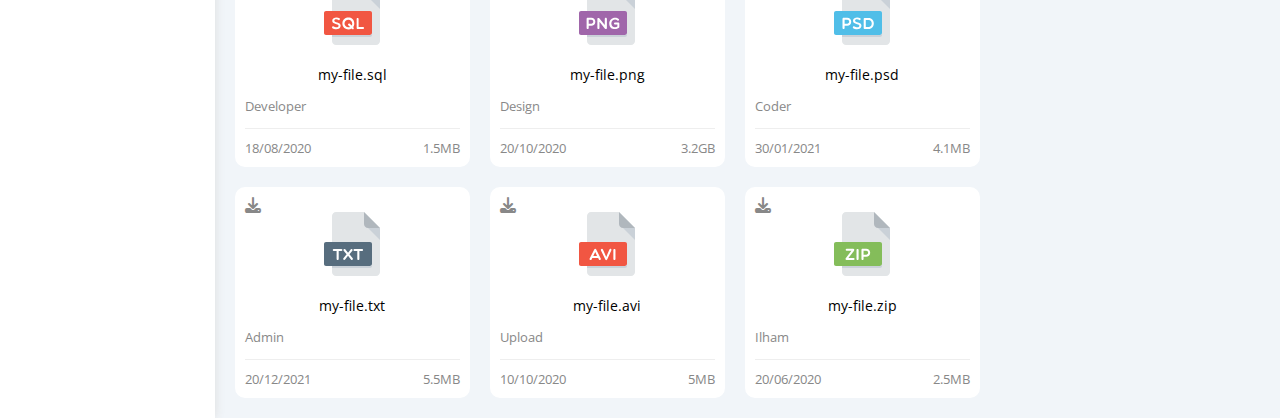
<file: files.html>
<!DOCTYPE html>
<html lang="en">
    <head>
        <meta charset="UTF-8">
        <meta name="viewport" content="width=device-width, initial-scale=1.0">
        <title>Files</title>
        <link rel="stylesheet" href="css/all.min.css">
        <link rel="stylesheet" href="css/framwork.css">
        <link rel="stylesheet" href="css/master.css">
        <link rel="preconnect" href="https://fonts.googleapis.com">
        <link rel="preconnect" href="https://fonts.gstatic.com" crossorigin>
        <link href="https://fonts.googleapis.com/css2?family=Open+Sans:wght@300;500&display=swap" rel="stylesheet">
    </head>
    <body>
        <div class="page d-flex">
            <div class="sidebar bg-white p-20 p-relative">
                <h3 class="p-relative txt-c mt-0">Ilham</h3>
                <ul>
                    <li>
                        <a class="d-flex align-center fs-14 c-black rad-6 p-10 mb-5" href="index.html">
                            <i class="fa-regular fa-chart-bar fa-fw"></i>
                            <span class="ml-10 fs-14 hide-mobile">Dashboard</span>
                        </a>
                    </li>
                    <li>
                        <a class="d-flex align-center fs-14 c-black rad-6 p-10 mb-5" href="settings.html">
                            <i class="fa-solid fa-gear fa-fw"></i>
                            <span class="ml-10 fs-14 hide-mobile">Settings</span>
                        </a>
                    </li>
                    <li>
                        <a class="d-flex align-center fs-14 c-black rad-6 p-10 mb-5" href="profile.html">
                            <i class="fa-regular fa-user fa-fw"></i>
                            <span class="ml-10 fs-14 hide-mobile">Profile</span>
                        </a>
                    </li>
                    <li>
                        <a class="d-flex align-center fs-14 c-black rad-6 p-10 mb-5" href="projects.html">
                            <i class="fa-solid fa-diagram-project fa-fw"></i>
                            <span class="ml-10 fs-14 hide-mobile">Projects</span>
                        </a>
                    </li>
                    <li>
                        <a class="d-flex align-center fs-14 c-black rad-6 p-10 mb-5" href="courses.html">
                            <i class="fa-solid fa-graduation-cap fa-fw"></i>
                            <span class="ml-10 fs-14 hide-mobile">Courses</span>
                        </a>
                    </li>
                    <li>
                        <a class="d-flex align-center fs-14 c-black rad-6 p-10 mb-5" href="friends.html">
                            <i class="fa-regular fa-circle-user fa-fw"></i>
                            <span class="ml-10 fs-14 hide-mobile">Friends</span>
                        </a>
                    </li>
                    <li>
                        <a class="active d-flex align-center fs-14 c-black rad-6 p-10 mb-5" href="files.html">
                            <i class="fa-regular fa-file fa-fw"></i>
                            <span class="ml-10 fs-14 hide-mobile">Files</span>
                        </a>
                    </li>
                    <li>
                        <a class="d-flex align-center fs-14 c-black rad-6 p-10 mb-5" href="plans.html">
                            <i class="fa-regular fa-credit-card fa-fw"></i>
                            <span class="ml-10 fs-14 hide-mobile">Plans</span>
                        </a>
                    </li>
                </ul>
            </div>
            <div class="content w-full">
                <!-- Head -->
                <div class="head bg-white p-15 between-flex">
                    <div class="search p-relative">
                        <input class="p-10 rad-10 border-ccc ml-5" type="search" placeholder="Type A Keyword">
                    </div>
                    <div class="icons d-flex align-center">
                        <span class="notification p-relative">
                            <i class="fa-regular fa-bell fa-lg cursor-p"></i>
                        </span>
                        <img class="w-32 h-32 ml-15 cursor-p" decoding="async" src="images/avatar.png" alt="avatar">
                    </div>
                </div>
                <h1 class="p-relative">Files</h1>
                <div class="files-page d-flex m-20 gap-20">
                    <div class="files-stats widget">
                        <h2 class="mt-0 mb-15 txt-c-mobile">Files Statistics</h2>
                        <div class="d-flex align-center border-eee p-10 rad-6 mb-15 fs-13 hover-box transition">
                            <i class="fa-regular fa-file-pdf fa-lg red center-flex c-red icon"></i>
                            <div class="info flex-1">
                                <span>PDF Files</span>
                                <span class="c-gray d-block mt-5">130</span>
                            </div>
                            <div class="size c-gray">6.5GB</div>
                        </div>
                        <div class="d-flex align-center border-eee p-10 rad-6 mb-15 fs-13 hover-box transition">
                            <i class="fa-regular fa-images fa-lg green center-flex c-green icon"></i>
                            <div class="info flex-1">
                                <span>Images</span>
                                <span class="c-gray d-block mt-5">115 Files</span>
                            </div>
                            <div class="size c-gray">4.5GB</div>
                        </div>
                        <div class="d-flex align-center border-eee p-10 rad-6 mb-15 fs-13 hover-box transition">
                            <i class="fa-regular fa-file-word fa-lg blue center-flex c-blue icon"></i>
                            <div class="info flex-1">
                                <span>Word Files</span>
                                <span class="c-gray d-block mt-5">99 Files</span>
                            </div>
                            <div class="size c-gray">3.2GB</div>
                        </div>
                        <div class="d-flex align-center border-eee p-10 rad-6 mb-15 fs-13 hover-box transition">
                            <i class="fa-solid fa-file-csv fa-lg orange center-flex c-orange icon"></i>
                            <div class="info flex-1">
                                <span>CSV Files</span>
                                <span class="c-gray d-block mt-5">120 Files</span>
                            </div>
                            <div class="size c-gray">2GB</div>
                        </div>
                        <a class="upload bg-blue c-white fs-13 rad-6 d-block w-fit hover-b" href="#">
                            <i class="fa-solid fa-angles-up mr-10"></i>
                            Upload
                        </a>
                    </div>
                    <div class="files-content d-grid gap-20 flex-1">
                        <div class="file p-10 bg-white rad-10">
                            <i class="fa-solid fa-download c-gray p-absolute"></i>
                            <div class="icon txt-c">
                                <img decoding="async" class="mt-15 mb-15 w-64 h-64" src="images/pdf.svg" alt="pdf">
                            </div>
                            <div class="txt-c mb-10 fs-14">my-file.pdf</div>
                            <p class="c-gray fs-13">Elzero</p>
                            <div class="info between-flex mt-10 pt-10 fs-13 c-gray border-t">
                                <span>20/06/2020</span>
                                <span>5.5MB</span>
                            </div>
                        </div>
                        <div class="file p-10 bg-white rad-10">
                            <i class="fa-solid fa-download c-gray p-absolute"></i>
                            <div class="icon txt-c">
                                <img decoding="async" class="mt-15 mb-15 w-64 h-64" src="images/png.svg" alt="png">
                            </div>
                            <div class="txt-c mb-10 fs-14">my-file.png</div>
                            <p class="c-gray fs-13">Design</p>
                            <div class="info between-flex mt-10 pt-10 fs-13 c-gray border-t">
                                <span>20/10/2020</span>
                                <span>3.2GB</span>
                            </div>
                        </div>
                        <div class="file p-10 bg-white rad-10">
                            <i class="fa-solid fa-download c-gray p-absolute"></i>
                            <div class="icon txt-c">
                                <img decoding="async" class="mt-15 mb-15 w-64 h-64" src="images/avi.svg" alt="avi">
                            </div>
                            <div class="txt-c mb-10 fs-14">my-file.avi</div>
                            <p class="c-gray fs-13">Upload</p>
                            <div class="info between-flex mt-10 pt-10 fs-13 c-gray border-t">
                                <span>10/10/2020</span>
                                <span>5MB</span>
                            </div>
                        </div>
                        <div class="file p-10 bg-white rad-10">
                            <i class="fa-solid fa-download c-gray p-absolute"></i>
                            <div class="icon txt-c">
                                <img decoding="async" class="mt-15 mb-15 w-64 h-64" src="images/zip.svg" alt="zip">
                            </div>
                            <div class="txt-c mb-10 fs-14">my-file.zip</div>
                            <p class="c-gray fs-13">Ilham</p>
                            <div class="info between-flex mt-10 pt-10 fs-13 c-gray border-t">
                                <span>20/06/2020</span>
                                <span>2.5MB</span>
                            </div>
                        </div>
                        <div class="file p-10 bg-white rad-10">
                            <i class="fa-solid fa-download c-gray p-absolute"></i>
                            <div class="icon txt-c">
                                <img decoding="async" class="mt-15 mb-15 w-64 h-64" src="images/psd.svg" alt="psd">
                            </div>
                            <div class="txt-c mb-10 fs-14">my-file.psd</div>
                            <p class="c-gray fs-13">Coder</p>
                            <div class="info between-flex mt-10 pt-10 fs-13 c-gray border-t">
                                <span>30/01/2021</span>
                                <span>4.1MB</span>
                            </div>
                        </div>
                        <div class="file p-10 bg-white rad-10">
                            <i class="fa-solid fa-download c-gray p-absolute"></i>
                            <div class="icon txt-c">
                                <img decoding="async" class="mt-15 mb-15 w-64 h-64" src="images/txt.svg" alt="txt">
                            </div>
                            <div class="txt-c mb-10 fs-14">my-file.txt</div>
                            <p class="c-gray fs-13">Admin</p>
                            <div class="info between-flex mt-10 pt-10 fs-13 c-gray border-t">
                                <span>20/12/2021</span>
                                <span>5.5MB</span>
                            </div>
                        </div>
                        <div class="file p-10 bg-white rad-10">
                            <i class="fa-solid fa-download c-gray p-absolute"></i>
                            <div class="icon txt-c">
                                <img decoding="async" class="mt-15 mb-15 w-64 h-64" src="images/dll.svg" alt="dll">
                            </div>
                            <div class="txt-c mb-10 fs-14">my-file.dll</div>
                            <p class="c-gray fs-13">Uploader</p>
                            <div class="info between-flex mt-10 pt-10 fs-13 c-gray border-t">
                                <span>20/06/2020</span>
                                <span>2.5MB</span>
                            </div>
                        </div>
                        <div class="file p-10 bg-white rad-10">
                            <i class="fa-solid fa-download c-gray p-absolute"></i>
                            <div class="icon txt-c">
                                <img decoding="async" class="mt-15 mb-15 w-64 h-64" src="images/eps.svg" alt="eps">
                            </div>
                            <div class="txt-c mb-10 fs-14">my-file.eps</div>
                            <p class="c-gray fs-13">Admin</p>
                            <div class="info between-flex mt-10 pt-10 fs-13 c-gray border-t">
                                <span>24/02/2020</span>
                                <span>2.5MB</span>
                            </div>
                        </div>
                        <div class="file p-10 bg-white rad-10">
                            <i class="fa-solid fa-download c-gray p-absolute"></i>
                            <div class="icon txt-c">
                                <img decoding="async" class="mt-15 mb-15 w-64 h-64" src="images/sql.svg" alt="sql">
                            </div>
                            <div class="txt-c mb-10 fs-14">my-file.sql</div>
                            <p class="c-gray fs-13">Developer</p>
                            <div class="info between-flex mt-10 pt-10 fs-13 c-gray border-t">
                                <span>18/08/2020</span>
                                <span>1.5MB</span>
                            </div>
                        </div>
                        <div class="file p-10 bg-white rad-10">
                            <i class="fa-solid fa-download c-gray p-absolute"></i>
                            <div class="icon txt-c">
                                <img decoding="async" class="mt-15 mb-15 w-64 h-64" src="images/pdf.svg" alt="pdf">
                            </div>
                            <div class="txt-c mb-10 fs-14">my-file.pdf</div>
                            <p class="c-gray fs-13">Elzero</p>
                            <div class="info between-flex mt-10 pt-10 fs-13 c-gray border-t">
                                <span>20/06/2020</span>
                                <span>5.5MB</span>
                            </div>
                        </div>
                        <div class="file p-10 bg-white rad-10">
                            <i class="fa-solid fa-download c-gray p-absolute"></i>
                            <div class="icon txt-c">
                                <img decoding="async" class="mt-15 mb-15 w-64 h-64" src="images/avi.svg" alt="avi">
                            </div>
                            <div class="txt-c mb-10 fs-14">my-file.avi</div>
                            <p class="c-gray fs-13">Upload</p>
                            <div class="info between-flex mt-10 pt-10 fs-13 c-gray border-t">
                                <span>10/10/2020</span>
                                <span>5MB</span>
                            </div>
                        </div>
                        <div class="file p-10 bg-white rad-10">
                            <i class="fa-solid fa-download c-gray p-absolute"></i>
                            <div class="icon txt-c">
                                <img decoding="async" class="mt-15 mb-15 w-64 h-64" src="images/zip.svg" alt="zip">
                            </div>
                            <div class="txt-c mb-10 fs-14">my-file.zip</div>
                            <p class="c-gray fs-13">Ilham</p>
                            <div class="info between-flex mt-10 pt-10 fs-13 c-gray border-t">
                                <span>20/06/2020</span>
                                <span>2.5MB</span>
                            </div>
                        </div>
                        <div class="file p-10 bg-white rad-10">
                            <i class="fa-solid fa-download c-gray p-absolute"></i>
                            <div class="icon txt-c">
                                <img decoding="async" class="mt-15 mb-15 w-64 h-64" src="images/psd.svg" alt="psd">
                            </div>
                            <div class="txt-c mb-10 fs-14">my-file.psd</div>
                            <p class="c-gray fs-13">Coder</p>
                            <div class="info between-flex mt-10 pt-10 fs-13 c-gray border-t">
                                <span>30/01/2021</span>
                                <span>4.1MB</span>
                            </div>
                        </div>
                        <div class="file p-10 bg-white rad-10">
                            <i class="fa-solid fa-download c-gray p-absolute"></i>
                            <div class="icon txt-c">
                                <img decoding="async" class="mt-15 mb-15 w-64 h-64" src="images/png.svg" alt="png">
                            </div>
                            <div class="txt-c mb-10 fs-14">my-file.png</div>
                            <p class="c-gray fs-13">Design</p>
                            <div class="info between-flex mt-10 pt-10 fs-13 c-gray border-t">
                                <span>20/10/2020</span>
                                <span>3.2GB</span>
                            </div>
                        </div>
                        <div class="file p-10 bg-white rad-10">
                            <i class="fa-solid fa-download c-gray p-absolute"></i>
                            <div class="icon txt-c">
                                <img decoding="async" class="mt-15 mb-15 w-64 h-64" src="images/txt.svg" alt="txt">
                            </div>
                            <div class="txt-c mb-10 fs-14">my-file.txt</div>
                            <p class="c-gray fs-13">Admin</p>
                            <div class="info between-flex mt-10 pt-10 fs-13 c-gray border-t">
                                <span>20/12/2021</span>
                                <span>5.5MB</span>
                            </div>
                        </div>
                        <div class="file p-10 bg-white rad-10">
                            <i class="fa-solid fa-download c-gray p-absolute"></i>
                            <div class="icon txt-c">
                                <img decoding="async" class="mt-15 mb-15 w-64 h-64" src="images/pdf.svg" alt="pdf">
                            </div>
                            <div class="txt-c mb-10 fs-14">my-file.pdf</div>
                            <p class="c-gray fs-13">Elzero</p>
                            <div class="info between-flex mt-10 pt-10 fs-13 c-gray border-t">
                                <span>20/06/2020</span>
                                <span>5.5MB</span>
                            </div>
                        </div>
                        <div class="file p-10 bg-white rad-10">
                            <i class="fa-solid fa-download c-gray p-absolute"></i>
                            <div class="icon txt-c">
                                <img decoding="async" class="mt-15 mb-15 w-64 h-64" src="images/dll.svg" alt="dll">
                            </div>
                            <div class="txt-c mb-10 fs-14">my-file.dll</div>
                            <p class="c-gray fs-13">Uploader</p>
                            <div class="info between-flex mt-10 pt-10 fs-13 c-gray border-t">
                                <span>20/06/2020</span>
                                <span>2.5MB</span>
                            </div>
                        </div>
                        <div class="file p-10 bg-white rad-10">
                            <i class="fa-solid fa-download c-gray p-absolute"></i>
                            <div class="icon txt-c">
                                <img decoding="async" class="mt-15 mb-15 w-64 h-64" src="images/eps.svg" alt="eps">
                            </div>
                            <div class="txt-c mb-10 fs-14">my-file.eps</div>
                            <p class="c-gray fs-13">Admin</p>
                            <div class="info between-flex mt-10 pt-10 fs-13 c-gray border-t">
                                <span>24/02/2020</span>
                                <span>2.5MB</span>
                            </div>
                        </div>
                        <div class="file p-10 bg-white rad-10">
                            <i class="fa-solid fa-download c-gray p-absolute"></i>
                            <div class="icon txt-c">
                                <img decoding="async" class="mt-15 mb-15 w-64 h-64" src="images/sql.svg" alt="sql">
                            </div>
                            <div class="txt-c mb-10 fs-14">my-file.sql</div>
                            <p class="c-gray fs-13">Developer</p>
                            <div class="info between-flex mt-10 pt-10 fs-13 c-gray border-t">
                                <span>18/08/2020</span>
                                <span>1.5MB</span>
                            </div>
                        </div>
                        <div class="file p-10 bg-white rad-10">
                            <i class="fa-solid fa-download c-gray p-absolute"></i>
                            <div class="icon txt-c">
                                <img decoding="async" class="mt-15 mb-15 w-64 h-64" src="images/png.svg" alt="png">
                            </div>
                            <div class="txt-c mb-10 fs-14">my-file.png</div>
                            <p class="c-gray fs-13">Design</p>
                            <div class="info between-flex mt-10 pt-10 fs-13 c-gray border-t">
                                <span>20/10/2020</span>
                                <span>3.2GB</span>
                            </div>
                        </div>
                        <div class="file p-10 bg-white rad-10">
                            <i class="fa-solid fa-download c-gray p-absolute"></i>
                            <div class="icon txt-c">
                                <img decoding="async" class="mt-15 mb-15 w-64 h-64" src="images/psd.svg" alt="psd">
                            </div>
                            <div class="txt-c mb-10 fs-14">my-file.psd</div>
                            <p class="c-gray fs-13">Coder</p>
                            <div class="info between-flex mt-10 pt-10 fs-13 c-gray border-t">
                                <span>30/01/2021</span>
                                <span>4.1MB</span>
                            </div>
                        </div>
                        <div class="file p-10 bg-white rad-10">
                            <i class="fa-solid fa-download c-gray p-absolute"></i>
                            <div class="icon txt-c">
                                <img decoding="async" class="mt-15 mb-15 w-64 h-64" src="images/txt.svg" alt="txt">
                            </div>
                            <div class="txt-c mb-10 fs-14">my-file.txt</div>
                            <p class="c-gray fs-13">Admin</p>
                            <div class="info between-flex mt-10 pt-10 fs-13 c-gray border-t">
                                <span>20/12/2021</span>
                                <span>5.5MB</span>
                            </div>
                        </div>
                        <div class="file p-10 bg-white rad-10">
                            <i class="fa-solid fa-download c-gray p-absolute"></i>
                            <div class="icon txt-c">
                                <img decoding="async" class="mt-15 mb-15 w-64 h-64" src="images/avi.svg" alt="avi">
                            </div>
                            <div class="txt-c mb-10 fs-14">my-file.avi</div>
                            <p class="c-gray fs-13">Upload</p>
                            <div class="info between-flex mt-10 pt-10 fs-13 c-gray border-t">
                                <span>10/10/2020</span>
                                <span>5MB</span>
                            </div>
                        </div>
                        <div class="file p-10 bg-white rad-10">
                            <i class="fa-solid fa-download c-gray p-absolute"></i>
                            <div class="icon txt-c">
                                <img decoding="async" class="mt-15 mb-15 w-64 h-64" src="images/zip.svg" alt="zip">
                            </div>
                            <div class="txt-c mb-10 fs-14">my-file.zip</div>
                            <p class="c-gray fs-13">Ilham</p>
                            <div class="info between-flex mt-10 pt-10 fs-13 c-gray border-t">
                                <span>20/06/2020</span>
                                <span>2.5MB</span>
                            </div>
                        </div>
                    </div>
                </div>
            </div>
        </div>
    </body>
</html>
</file>
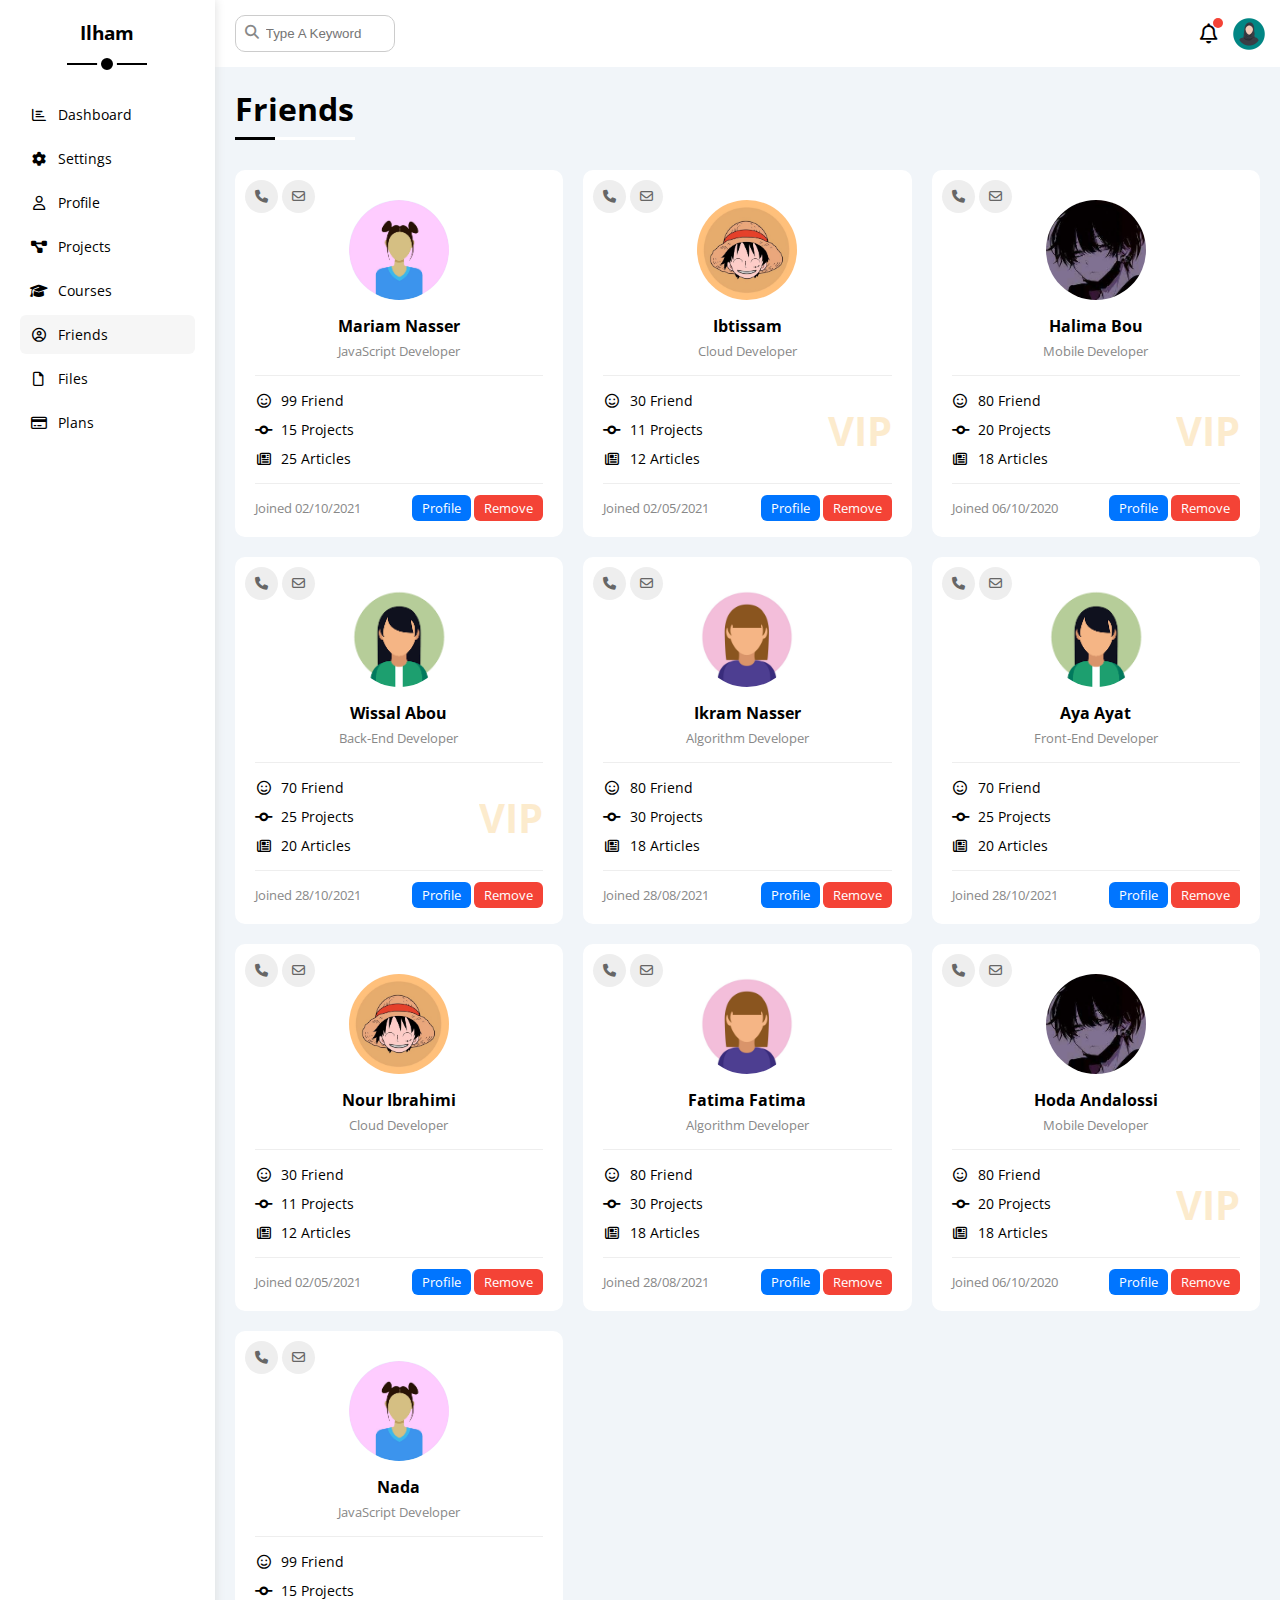
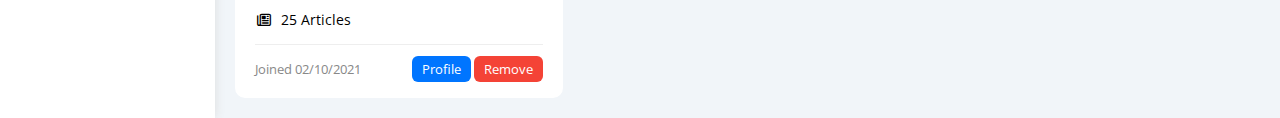
<file: friends.html>
<!DOCTYPE html>
<html lang="en">
    <head>
        <meta charset="UTF-8">
        <meta name="viewport" content="width=device-width, initial-scale=1.0">
        <title>Friends</title>
        <link rel="stylesheet" href="css/all.min.css">
        <link rel="stylesheet" href="css/framwork.css">
        <link rel="stylesheet" href="css/master.css">
        <link rel="preconnect" href="https://fonts.googleapis.com">
        <link rel="preconnect" href="https://fonts.gstatic.com" crossorigin>
        <link href="https://fonts.googleapis.com/css2?family=Open+Sans:wght@300;500&display=swap" rel="stylesheet">
    </head>
    <body>
        <div class="page d-flex">
            <div class="sidebar bg-white p-20 p-relative">
                <h3 class="p-relative txt-c mt-0">Ilham</h3>
                <ul>
                    <li>
                        <a class="d-flex align-center fs-14 c-black rad-6 p-10 mb-5" href="index.html">
                            <i class="fa-regular fa-chart-bar fa-fw"></i>
                            <span class="ml-10 fs-14 hide-mobile">Dashboard</span>
                        </a>
                    </li>
                    <li>
                        <a class="d-flex align-center fs-14 c-black rad-6 p-10 mb-5" href="settings.html">
                            <i class="fa-solid fa-gear fa-fw"></i>
                            <span class="ml-10 fs-14 hide-mobile">Settings</span>
                        </a>
                    </li>
                    <li>
                        <a class="d-flex align-center fs-14 c-black rad-6 p-10 mb-5" href="profile.html">
                            <i class="fa-regular fa-user fa-fw"></i>
                            <span class="ml-10 fs-14 hide-mobile">Profile</span>
                        </a>
                    </li>
                    <li>
                        <a class="d-flex align-center fs-14 c-black rad-6 p-10 mb-5" href="projects.html">
                            <i class="fa-solid fa-diagram-project fa-fw"></i>
                            <span class="ml-10 fs-14 hide-mobile">Projects</span>
                        </a>
                    </li>
                    <li>
                        <a class="d-flex align-center fs-14 c-black rad-6 p-10 mb-5" href="courses.html">
                            <i class="fa-solid fa-graduation-cap fa-fw"></i>
                            <span class="ml-10 fs-14 hide-mobile">Courses</span>
                        </a>
                    </li>
                    <li>
                        <a class="active d-flex align-center fs-14 c-black rad-6 p-10 mb-5" href="friends.html">
                            <i class="fa-regular fa-circle-user fa-fw"></i>
                            <span class="ml-10 fs-14 hide-mobile">Friends</span>
                        </a>
                    </li>
                    <li>
                        <a class="d-flex align-center fs-14 c-black rad-6 p-10 mb-5" href="files.html">
                            <i class="fa-regular fa-file fa-fw"></i>
                            <span class="ml-10 fs-14 hide-mobile">Files</span>
                        </a>
                    </li>
                    <li>
                        <a class="d-flex align-center fs-14 c-black rad-6 p-10 mb-5" href="plans.html">
                            <i class="fa-regular fa-credit-card fa-fw"></i>
                            <span class="ml-10 fs-14 hide-mobile">Plans</span>
                        </a>
                    </li>
                </ul>
            </div>
            <div class="content w-full">
                <!-- Head -->
                <div class="head bg-white p-15 between-flex">
                    <div class="search p-relative">
                        <input class="p-10 rad-10 border-ccc ml-5" type="search" placeholder="Type A Keyword">
                    </div>
                    <div class="icons d-flex align-center">
                        <span class="notification p-relative">
                            <i class="fa-regular fa-bell fa-lg cursor-p"></i>
                        </span>
                        <img class="w-32 h-32 ml-15 cursor-p" decoding="async" src="images/avatar.png" alt="avatar">
                    </div>
                </div>
                <h1 class="p-relative">Friends</h1>
                <div class="friends-page d-grid m-20 gap-20">
                    <div class="friend widget p-relative">
                        <div class="contact">
                            <i class="fa-solid fa-phone"></i>
                            <i class="fa-regular fa-envelope"></i>
                        </div>
                        <div class="txt-c">
                            <img class="rad-half mt-10 mb-10 w-100 h-100" decoding="async" src="images/friend-01.jpg" alt="friend">
                            <h4 class="m-0">Mariam Nasser</h4>
                            <p class="c-gray fs-13 mt-5 mb-0">JavaScript Developer</p>
                        </div>
                        <div class="icons fs-14 p-relative pt-15 pb-15 mt-15 border-t">
                            <div class="mb-10">
                                <i class="fa-regular fa-face-smile fa-fw"></i>
                                <span>99 Friend</span>
                            </div>
                            <div class="mb-10">
                                <i class="fa-solid fa-code-commit fa-fw"></i>
                                <span>15 Projects</span>
                            </div>
                            <div>
                                <i class="fa-regular fa-newspaper fa-fw"></i>
                                <span>25 Articles</span>
                            </div>
                        </div>
                        <div class="info between-flex fs-13 pt-15 border-t">
                            <span class="c-gray">Joined 02/10/2021</span>
                            <div>
                                <a class="bg-blue c-white btn-shape" href="profile.html">Profile</a>
                                <a class="bg-red c-white btn-shape" href="#">Remove</a>
                            </div>
                        </div>
                    </div>
                    <div class="friend widget p-relative">
                        <div class="contact">
                            <i class="fa-solid fa-phone"></i>
                            <i class="fa-regular fa-envelope"></i>
                        </div>
                        <div class="txt-c">
                            <img class="rad-half mt-10 mb-10 w-100 h-100" decoding="async" src="images/friend-02.jpg" alt="friend">
                            <h4 class="m-0">Ibtissam</h4>
                            <p class="c-gray fs-13 mt-5 mb-0">Cloud Developer</p>
                        </div>
                        <div class="icons fs-14 p-relative pt-15 pb-15 mt-15 border-t">
                            <div class="mb-10">
                                <i class="fa-regular fa-face-smile fa-fw"></i>
                                <span>30 Friend</span>
                            </div>
                            <div class="mb-10">
                                <i class="fa-solid fa-code-commit fa-fw"></i>
                                <span>11 Projects</span>
                            </div>
                            <div>
                                <i class="fa-regular fa-newspaper fa-fw"></i>
                                <span>12 Articles</span>
                            </div>
                            <span class="vip fw-bold c-orange">VIP</span>
                        </div>
                        <div class="info between-flex fs-13 pt-15 border-t">
                            <span class="c-gray">Joined 02/05/2021</span>
                            <div>
                                <a class="bg-blue c-white btn-shape" href="profile.html">Profile</a>
                                <a class="bg-red c-white btn-shape" href="#">Remove</a>
                            </div>
                        </div>
                    </div>
                    <div class="friend widget p-relative">
                        <div class="contact">
                            <i class="fa-solid fa-phone"></i>
                            <i class="fa-regular fa-envelope"></i>
                        </div>
                        <div class="txt-c">
                            <img class="rad-half mt-10 mb-10 w-100 h-100" decoding="async" src="images/friend-03.jpg" alt="friend">
                            <h4 class="m-0">Halima Bou</h4>
                            <p class="c-gray fs-13 mt-5 mb-0">Mobile Developer</p>
                        </div>
                        <div class="icons fs-14 p-relative pt-15 pb-15 mt-15 border-t">
                            <div class="mb-10">
                                <i class="fa-regular fa-face-smile fa-fw"></i>
                                <span>80 Friend</span>
                            </div>
                            <div class="mb-10">
                                <i class="fa-solid fa-code-commit fa-fw"></i>
                                <span>20 Projects</span>
                            </div>
                            <div>
                                <i class="fa-regular fa-newspaper fa-fw"></i>
                                <span>18 Articles</span>
                            </div>
                            <span class="vip fw-bold c-orange">VIP</span>
                        </div>
                        <div class="info between-flex fs-13 pt-15 border-t">
                            <span class="c-gray">Joined 06/10/2020</span>
                            <div>
                                <a class="bg-blue c-white btn-shape" href="profile.html">Profile</a>
                                <a class="bg-red c-white btn-shape" href="#">Remove</a>
                            </div>
                        </div>
                    </div>
                    <div class="friend widget p-relative">
                        <div class="contact">
                            <i class="fa-solid fa-phone"></i>
                            <i class="fa-regular fa-envelope"></i>
                        </div>
                        <div class="txt-c">
                            <img class="rad-half mt-10 mb-10 w-100 h-100" decoding="async" src="images/friend-04.png" alt="friend">
                            <h4 class="m-0">Wissal Abou</h4>
                            <p class="c-gray fs-13 mt-5 mb-0">Back-End Developer</p>
                        </div>
                        <div class="icons fs-14 p-relative pt-15 pb-15 mt-15 border-t">
                            <div class="mb-10">
                                <i class="fa-regular fa-face-smile fa-fw"></i>
                                <span>70 Friend</span>
                            </div>
                            <div class="mb-10">
                                <i class="fa-solid fa-code-commit fa-fw"></i>
                                <span>25 Projects</span>
                            </div>
                            <div>
                                <i class="fa-regular fa-newspaper fa-fw"></i>
                                <span>20 Articles</span>
                            </div>
                            <span class="vip fw-bold c-orange">VIP</span>
                        </div>
                        <div class="info between-flex fs-13 pt-15 border-t">
                            <span class="c-gray">Joined 28/10/2021</span>
                            <div>
                                <a class="bg-blue c-white btn-shape" href="profile.html">Profile</a>
                                <a class="bg-red c-white btn-shape" href="#">Remove</a>
                            </div>
                        </div>
                    </div>
                    <div class="friend widget p-relative">
                        <div class="contact">
                            <i class="fa-solid fa-phone"></i>
                            <i class="fa-regular fa-envelope"></i>
                        </div>
                        <div class="txt-c">
                            <img class="rad-half mt-10 mb-10 w-100 h-100" decoding="async" src="images/friend-05.jpg" alt="friend">
                            <h4 class="m-0">Ikram Nasser</h4>
                            <p class="c-gray fs-13 mt-5 mb-0">Algorithm Developer</p>
                        </div>
                        <div class="icons fs-14 p-relative pt-15 pb-15 mt-15 border-t">
                            <div class="mb-10">
                                <i class="fa-regular fa-face-smile fa-fw"></i>
                                <span>80 Friend</span>
                            </div>
                            <div class="mb-10">
                                <i class="fa-solid fa-code-commit fa-fw"></i>
                                <span>30 Projects</span>
                            </div>
                            <div>
                                <i class="fa-regular fa-newspaper fa-fw"></i>
                                <span>18 Articles</span>
                            </div>
                        </div>
                        <div class="info between-flex fs-13 pt-15 border-t">
                            <span class="c-gray">Joined 28/08/2021</span>
                            <div>
                                <a class="bg-blue c-white btn-shape" href="profile.html">Profile</a>
                                <a class="bg-red c-white btn-shape" href="#">Remove</a>
                            </div>
                        </div>
                    </div>
                    <div class="friend widget p-relative">
                        <div class="contact">
                            <i class="fa-solid fa-phone"></i>
                            <i class="fa-regular fa-envelope"></i>
                        </div>
                        <div class="txt-c">
                            <img class="rad-half mt-10 mb-10 w-100 h-100" decoding="async" src="images/friend-04.png" alt="friend">
                            <h4 class="m-0">Aya Ayat</h4>
                            <p class="c-gray fs-13 mt-5 mb-0">Front-End Developer</p>
                        </div>
                        <div class="icons fs-14 p-relative pt-15 pb-15 mt-15 border-t">
                            <div class="mb-10">
                                <i class="fa-regular fa-face-smile fa-fw"></i>
                                <span>70 Friend</span>
                            </div>
                            <div class="mb-10">
                                <i class="fa-solid fa-code-commit fa-fw"></i>
                                <span>25 Projects</span>
                            </div>
                            <div>
                                <i class="fa-regular fa-newspaper fa-fw"></i>
                                <span>20 Articles</span>
                            </div>
                        </div>
                        <div class="info between-flex fs-13 pt-15 border-t">
                            <span class="c-gray">Joined 28/10/2021</span>
                            <div>
                                <a class="bg-blue c-white btn-shape" href="profile.html">Profile</a>
                                <a class="bg-red c-white btn-shape" href="#">Remove</a>
                            </div>
                        </div>
                    </div>
                    <div class="friend widget p-relative">
                        <div class="contact">
                            <i class="fa-solid fa-phone"></i>
                            <i class="fa-regular fa-envelope"></i>
                        </div>
                        <div class="txt-c">
                            <img class="rad-half mt-10 mb-10 w-100 h-100" decoding="async" src="images/friend-02.jpg" alt="friend">
                            <h4 class="m-0">Nour Ibrahimi</h4>
                            <p class="c-gray fs-13 mt-5 mb-0">Cloud Developer</p>
                        </div>
                        <div class="icons fs-14 p-relative pt-15 pb-15 mt-15 border-t">
                            <div class="mb-10">
                                <i class="fa-regular fa-face-smile fa-fw"></i>
                                <span>30 Friend</span>
                            </div>
                            <div class="mb-10">
                                <i class="fa-solid fa-code-commit fa-fw"></i>
                                <span>11 Projects</span>
                            </div>
                            <div>
                                <i class="fa-regular fa-newspaper fa-fw"></i>
                                <span>12 Articles</span>
                            </div>
                        </div>
                        <div class="info between-flex fs-13 pt-15 border-t">
                            <span class="c-gray">Joined 02/05/2021</span>
                            <div>
                                <a class="bg-blue c-white btn-shape" href="profile.html">Profile</a>
                                <a class="bg-red c-white btn-shape" href="#">Remove</a>
                            </div>
                        </div>
                    </div>
                    <div class="friend widget p-relative">
                        <div class="contact">
                            <i class="fa-solid fa-phone"></i>
                            <i class="fa-regular fa-envelope"></i>
                        </div>
                        <div class="txt-c">
                            <img class="rad-half mt-10 mb-10 w-100 h-100" decoding="async" src="images/friend-05.jpg" alt="friend">
                            <h4 class="m-0">Fatima Fatima</h4>
                            <p class="c-gray fs-13 mt-5 mb-0">Algorithm Developer</p>
                        </div>
                        <div class="icons fs-14 p-relative pt-15 pb-15 mt-15 border-t">
                            <div class="mb-10">
                                <i class="fa-regular fa-face-smile fa-fw"></i>
                                <span>80 Friend</span>
                            </div>
                            <div class="mb-10">
                                <i class="fa-solid fa-code-commit fa-fw"></i>
                                <span>30 Projects</span>
                            </div>
                            <div>
                                <i class="fa-regular fa-newspaper fa-fw"></i>
                                <span>18 Articles</span>
                            </div>
                        </div>
                        <div class="info between-flex fs-13 pt-15 border-t">
                            <span class="c-gray">Joined 28/08/2021</span>
                            <div>
                                <a class="bg-blue c-white btn-shape" href="profile.html">Profile</a>
                                <a class="bg-red c-white btn-shape" href="#">Remove</a>
                            </div>
                        </div>
                    </div>
                    <div class="friend widget p-relative">
                        <div class="contact">
                            <i class="fa-solid fa-phone"></i>
                            <i class="fa-regular fa-envelope"></i>
                        </div>
                        <div class="txt-c">
                            <img class="rad-half mt-10 mb-10 w-100 h-100" decoding="async" src="images/friend-03.jpg" alt="friend">
                            <h4 class="m-0">Hoda Andalossi</h4>
                            <p class="c-gray fs-13 mt-5 mb-0">Mobile Developer</p>
                        </div>
                        <div class="icons fs-14 p-relative pt-15 pb-15 mt-15 border-t">
                            <div class="mb-10">
                                <i class="fa-regular fa-face-smile fa-fw"></i>
                                <span>80 Friend</span>
                            </div>
                            <div class="mb-10">
                                <i class="fa-solid fa-code-commit fa-fw"></i>
                                <span>20 Projects</span>
                            </div>
                            <div>
                                <i class="fa-regular fa-newspaper fa-fw"></i>
                                <span>18 Articles</span>
                            </div>
                            <span class="vip fw-bold c-orange">VIP</span>
                        </div>
                        <div class="info between-flex fs-13 pt-15 border-t">
                            <span class="c-gray">Joined 06/10/2020</span>
                            <div>
                                <a class="bg-blue c-white btn-shape" href="profile.html">Profile</a>
                                <a class="bg-red c-white btn-shape" href="#">Remove</a>
                            </div>
                        </div>
                    </div>
                    <div class="friend widget p-relative">
                        <div class="contact">
                            <i class="fa-solid fa-phone"></i>
                            <i class="fa-regular fa-envelope"></i>
                        </div>
                        <div class="txt-c">
                            <img class="rad-half mt-10 mb-10 w-100 h-100" decoding="async" src="images/friend-01.jpg" alt="friend">
                            <h4 class="m-0">Nada</h4>
                            <p class="c-gray fs-13 mt-5 mb-0">JavaScript Developer</p>
                        </div>
                        <div class="icons fs-14 p-relative pt-15 pb-15 mt-15 border-t">
                            <div class="mb-10">
                                <i class="fa-regular fa-face-smile fa-fw"></i>
                                <span>99 Friend</span>
                            </div>
                            <div class="mb-10">
                                <i class="fa-solid fa-code-commit fa-fw"></i>
                                <span>15 Projects</span>
                            </div>
                            <div>
                                <i class="fa-regular fa-newspaper fa-fw"></i>
                                <span>25 Articles</span>
                            </div>
                        </div>
                        <div class="info between-flex fs-13 pt-15 border-t">
                            <span class="c-gray">Joined 02/10/2021</span>
                            <div>
                                <a class="bg-blue c-white btn-shape" href="profile.html">Profile</a>
                                <a class="bg-red c-white btn-shape" href="#">Remove</a>
                            </div>
                        </div>
                    </div>
                </div>
            </div>
        </div>
    </body>
</html>
</file>
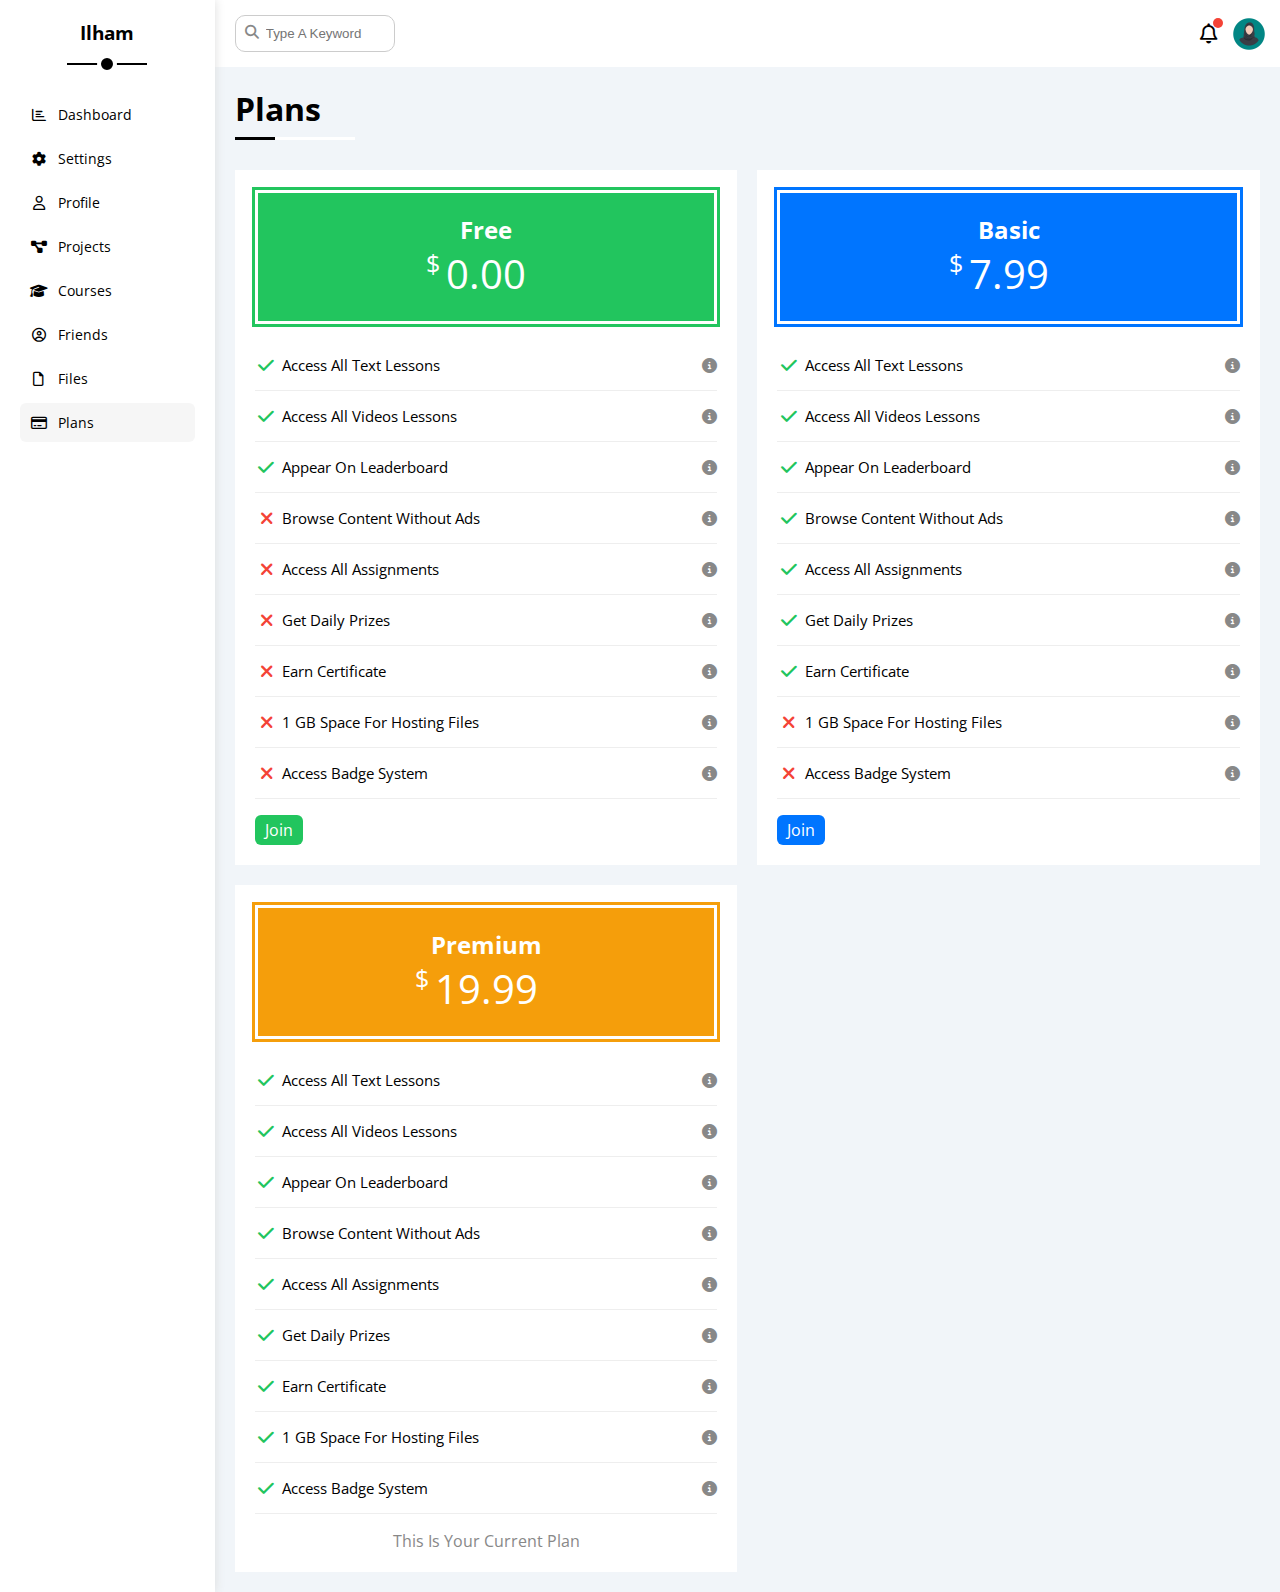
<file: plans.html>
<!DOCTYPE html>
<html lang="en">
    <head>
        <meta charset="UTF-8">
        <meta name="viewport" content="width=device-width, initial-scale=1.0">
        <title>Plans</title>
        <link rel="stylesheet" href="css/all.min.css">
        <link rel="stylesheet" href="css/framwork.css">
        <link rel="stylesheet" href="css/master.css">
        <link rel="preconnect" href="https://fonts.googleapis.com">
        <link rel="preconnect" href="https://fonts.gstatic.com" crossorigin>
        <link href="https://fonts.googleapis.com/css2?family=Open+Sans:wght@300;500&display=swap" rel="stylesheet">
    </head>
    <body>
        <div class="page d-flex">
            <div class="sidebar bg-white p-20 p-relative">
                <h3 class="p-relative txt-c mt-0">Ilham</h3>
                <ul>
                    <li>
                        <a class="d-flex align-center fs-14 c-black rad-6 p-10 mb-5" href="index.html">
                            <i class="fa-regular fa-chart-bar fa-fw"></i>
                            <span class="ml-10 fs-14 hide-mobile">Dashboard</span>
                        </a>
                    </li>
                    <li>
                        <a class="d-flex align-center fs-14 c-black rad-6 p-10 mb-5" href="settings.html">
                            <i class="fa-solid fa-gear fa-fw"></i>
                            <span class="ml-10 fs-14 hide-mobile">Settings</span>
                        </a>
                    </li>
                    <li>
                        <a class="d-flex align-center fs-14 c-black rad-6 p-10 mb-5" href="profile.html">
                            <i class="fa-regular fa-user fa-fw"></i>
                            <span class="ml-10 fs-14 hide-mobile">Profile</span>
                        </a>
                    </li>
                    <li>
                        <a class="d-flex align-center fs-14 c-black rad-6 p-10 mb-5" href="projects.html">
                            <i class="fa-solid fa-diagram-project fa-fw"></i>
                            <span class="ml-10 fs-14 hide-mobile">Projects</span>
                        </a>
                    </li>
                    <li>
                        <a class="d-flex align-center fs-14 c-black rad-6 p-10 mb-5" href="courses.html">
                            <i class="fa-solid fa-graduation-cap fa-fw"></i>
                            <span class="ml-10 fs-14 hide-mobile">Courses</span>
                        </a>
                    </li>
                    <li>
                        <a class="d-flex align-center fs-14 c-black rad-6 p-10 mb-5" href="friends.html">
                            <i class="fa-regular fa-circle-user fa-fw"></i>
                            <span class="ml-10 fs-14 hide-mobile">Friends</span>
                        </a>
                    </li>
                    <li>
                        <a class="d-flex align-center fs-14 c-black rad-6 p-10 mb-5" href="files.html">
                            <i class="fa-regular fa-file fa-fw"></i>
                            <span class="ml-10 fs-14 hide-mobile">Files</span>
                        </a>
                    </li>
                    <li>
                        <a class="active d-flex align-center fs-14 c-black rad-6 p-10 mb-5" href="plans.html">
                            <i class="fa-regular fa-credit-card fa-fw"></i>
                            <span class="ml-10 fs-14 hide-mobile">Plans</span>
                        </a>
                    </li>
                </ul>
            </div>
            <div class="content w-full">
                <!-- Head -->
                <div class="head bg-white p-15 between-flex">
                    <div class="search p-relative">
                        <input class="p-10 rad-10 border-ccc ml-5" type="search" placeholder="Type A Keyword">
                    </div>
                    <div class="icons d-flex align-center">
                        <span class="notification p-relative">
                            <i class="fa-regular fa-bell fa-lg cursor-p"></i>
                        </span>
                        <img class="w-32 h-32 ml-15 cursor-p" decoding="async" src="images/avatar.png" alt="avatar">
                    </div>
                </div>
                <h1 class="p-relative">Plans</h1>
                <div class="plans-page d-grid m-20 gap-20">
                    <div class="plan green bg-white p-20">
                        <div class="top bg-green txt-c p-20">
                            <h2 class="m-0 c-white">Free</h2>
                            <div class="price c-white p-relative"><span>$</span>0.00</div>
                        </div>
                        <ul>
                            <li class="pt-15 pb-15 border-b fs-15 d-flex align-center">
                                <i class="fa-solid fa-check fa-fw yes"></i>
                                <span>Access All Text Lessons</span>
                                <i class="fa-solid fa-circle-info help"></i>
                            </li>
                            <li class="pt-15 pb-15 border-b fs-15 d-flex align-center">
                                <i class="fa-solid fa-check fa-fw yes"></i>
                                <span>Access All Videos Lessons</span>
                                <i class="fa-solid fa-circle-info help"></i>
                            </li>
                            <li class="pt-15 pb-15 border-b fs-15 d-flex align-center">
                                <i class="fa-solid fa-check fa-fw yes"></i>
                                <span>Appear On Leaderboard</span>
                                <i class="fa-solid fa-circle-info help"></i>
                            </li>
                            <li class="pt-15 pb-15 border-b fs-15 d-flex align-center">
                                <i class="fa-solid fa-xmark fa-fw"></i>
                                <span>Browse Content Without Ads</span>
                                <i class="fa-solid fa-circle-info help"></i>
                            </li>
                            <li class="pt-15 pb-15 border-b fs-15 d-flex align-center">
                                <i class="fa-solid fa-xmark fa-fw"></i>
                                <span>Access All Assignments</span>
                                <i class="fa-solid fa-circle-info help"></i>
                            </li>
                            <li class="pt-15 pb-15 border-b fs-15 d-flex align-center">
                                <i class="fa-solid fa-xmark fa-fw"></i>
                                <span>Get Daily Prizes</span>
                                <i class="fa-solid fa-circle-info help"></i>
                            </li>
                            <li class="pt-15 pb-15 border-b fs-15 d-flex align-center">
                                <i class="fa-solid fa-xmark fa-fw"></i>
                                <span>Earn Certificate</span>
                                <i class="fa-solid fa-circle-info help"></i>
                            </li>
                            <li class="pt-15 pb-15 border-b fs-15 d-flex align-center">
                                <i class="fa-solid fa-xmark fa-fw"></i>
                                <span>1 GB Space For Hosting Files</span>
                                <i class="fa-solid fa-circle-info help"></i>
                            </li>
                            <li class="pt-15 pb-15 border-b fs-15 d-flex align-center">
                                <i class="fa-solid fa-xmark fa-fw"></i>
                                <span>Access Badge System</span>
                                <i class="fa-solid fa-circle-info help"></i>
                            </li>
                        </ul>
                        <a href="#" class="btn-shape bg-green c-white d-block w-fit">Join</a>
                    </div>
                    <div class="plan blue bg-white p-20">
                        <div class="top bg-blue txt-c p-20">
                            <h2 class="m-0 c-white">Basic</h2>
                            <div class="price c-white p-relative"><span>$</span>7.99</div>
                        </div>
                        <ul>
                            <li class="pt-15 pb-15 border-b fs-15 d-flex align-center">
                                <i class="fa-solid fa-check fa-fw yes"></i>
                                <span>Access All Text Lessons</span>
                                <i class="fa-solid fa-circle-info help"></i>
                            </li>
                            <li class="pt-15 pb-15 border-b fs-15 d-flex align-center">
                                <i class="fa-solid fa-check fa-fw yes"></i>
                                <span>Access All Videos Lessons</span>
                                <i class="fa-solid fa-circle-info help"></i>
                            </li>
                            <li class="pt-15 pb-15 border-b fs-15 d-flex align-center">
                                <i class="fa-solid fa-check fa-fw yes"></i>
                                <span>Appear On Leaderboard</span>
                                <i class="fa-solid fa-circle-info help"></i>
                            </li>
                            <li class="pt-15 pb-15 border-b fs-15 d-flex align-center">
                                <i class="fa-solid fa-check fa-fw yes"></i>
                                <span>Browse Content Without Ads</span>
                                <i class="fa-solid fa-circle-info help"></i>
                            </li>
                            <li class="pt-15 pb-15 border-b fs-15 d-flex align-center">
                                <i class="fa-solid fa-check fa-fw yes"></i>
                                <span>Access All Assignments</span>
                                <i class="fa-solid fa-circle-info help"></i>
                            </li>
                            <li class="pt-15 pb-15 border-b fs-15 d-flex align-center">
                                <i class="fa-solid fa-check fa-fw yes"></i>
                                <span>Get Daily Prizes</span>
                                <i class="fa-solid fa-circle-info help"></i>
                            </li>
                            <li class="pt-15 pb-15 border-b fs-15 d-flex align-center">
                                <i class="fa-solid fa-check fa-fw yes"></i>
                                <span>Earn Certificate</span>
                                <i class="fa-solid fa-circle-info help"></i>
                            </li>
                            <li class="pt-15 pb-15 border-b fs-15 d-flex align-center">
                                <i class="fa-solid fa-xmark fa-fw"></i>
                                <span>1 GB Space For Hosting Files</span>
                                <i class="fa-solid fa-circle-info help"></i>
                            </li>
                            <li class="pt-15 pb-15 border-b fs-15 d-flex align-center">
                                <i class="fa-solid fa-xmark fa-fw"></i>
                                <span>Access Badge System</span>
                                <i class="fa-solid fa-circle-info help"></i>
                            </li>
                        </ul>
                        <a href="#" class="btn-shape bg-blue c-white d-block w-fit">Join</a>
                    </div>
                    <div class="plan orange bg-white p-20">
                        <div class="top bg-orange txt-c p-20">
                            <h2 class="m-0 c-white">Premium</h2>
                            <div class="price c-white p-relative"><span>$</span>19.99</div>
                        </div>
                        <ul>
                            <li class="pt-15 pb-15 border-b fs-15 d-flex align-center">
                                <i class="fa-solid fa-check fa-fw yes"></i>
                                <span>Access All Text Lessons</span>
                                <i class="fa-solid fa-circle-info help"></i>
                            </li>
                            <li class="pt-15 pb-15 border-b fs-15 d-flex align-center">
                                <i class="fa-solid fa-check fa-fw yes"></i>
                                <span>Access All Videos Lessons</span>
                                <i class="fa-solid fa-circle-info help"></i>
                            </li>
                            <li class="pt-15 pb-15 border-b fs-15 d-flex align-center">
                                <i class="fa-solid fa-check fa-fw yes"></i>
                                <span>Appear On Leaderboard</span>
                                <i class="fa-solid fa-circle-info help"></i>
                            </li>
                            <li class="pt-15 pb-15 border-b fs-15 d-flex align-center">
                                <i class="fa-solid fa-check fa-fw yes"></i>
                                <span>Browse Content Without Ads</span>
                                <i class="fa-solid fa-circle-info help"></i>
                            </li>
                            <li class="pt-15 pb-15 border-b fs-15 d-flex align-center">
                                <i class="fa-solid fa-check fa-fw yes"></i>
                                <span>Access All Assignments</span>
                                <i class="fa-solid fa-circle-info help"></i>
                            </li>
                            <li class="pt-15 pb-15 border-b fs-15 d-flex align-center">
                                <i class="fa-solid fa-check fa-fw yes"></i>
                                <span>Get Daily Prizes</span>
                                <i class="fa-solid fa-circle-info help"></i>
                            </li>
                            <li class="pt-15 pb-15 border-b fs-15 d-flex align-center">
                                <i class="fa-solid fa-check fa-fw yes"></i>
                                <span>Earn Certificate</span>
                                <i class="fa-solid fa-circle-info help"></i>
                            </li>
                            <li class="pt-15 pb-15 border-b fs-15 d-flex align-center">
                                <i class="fa-solid fa-check fa-fw yes"></i>
                                <span>1 GB Space For Hosting Files</span>
                                <i class="fa-solid fa-circle-info help"></i>
                            </li>
                            <li class="pt-15 pb-15 border-b fs-15 d-flex align-center">
                                <i class="fa-solid fa-check fa-fw yes"></i>
                                <span>Access Badge System</span>
                                <i class="fa-solid fa-circle-info help"></i>
                            </li>
                        </ul>
                        <p class="c-gray txt-c m-0">This Is Your Current Plan</p>
                    </div>
                </div>
            </div>
        </div>
    </body>
</html>
</file>
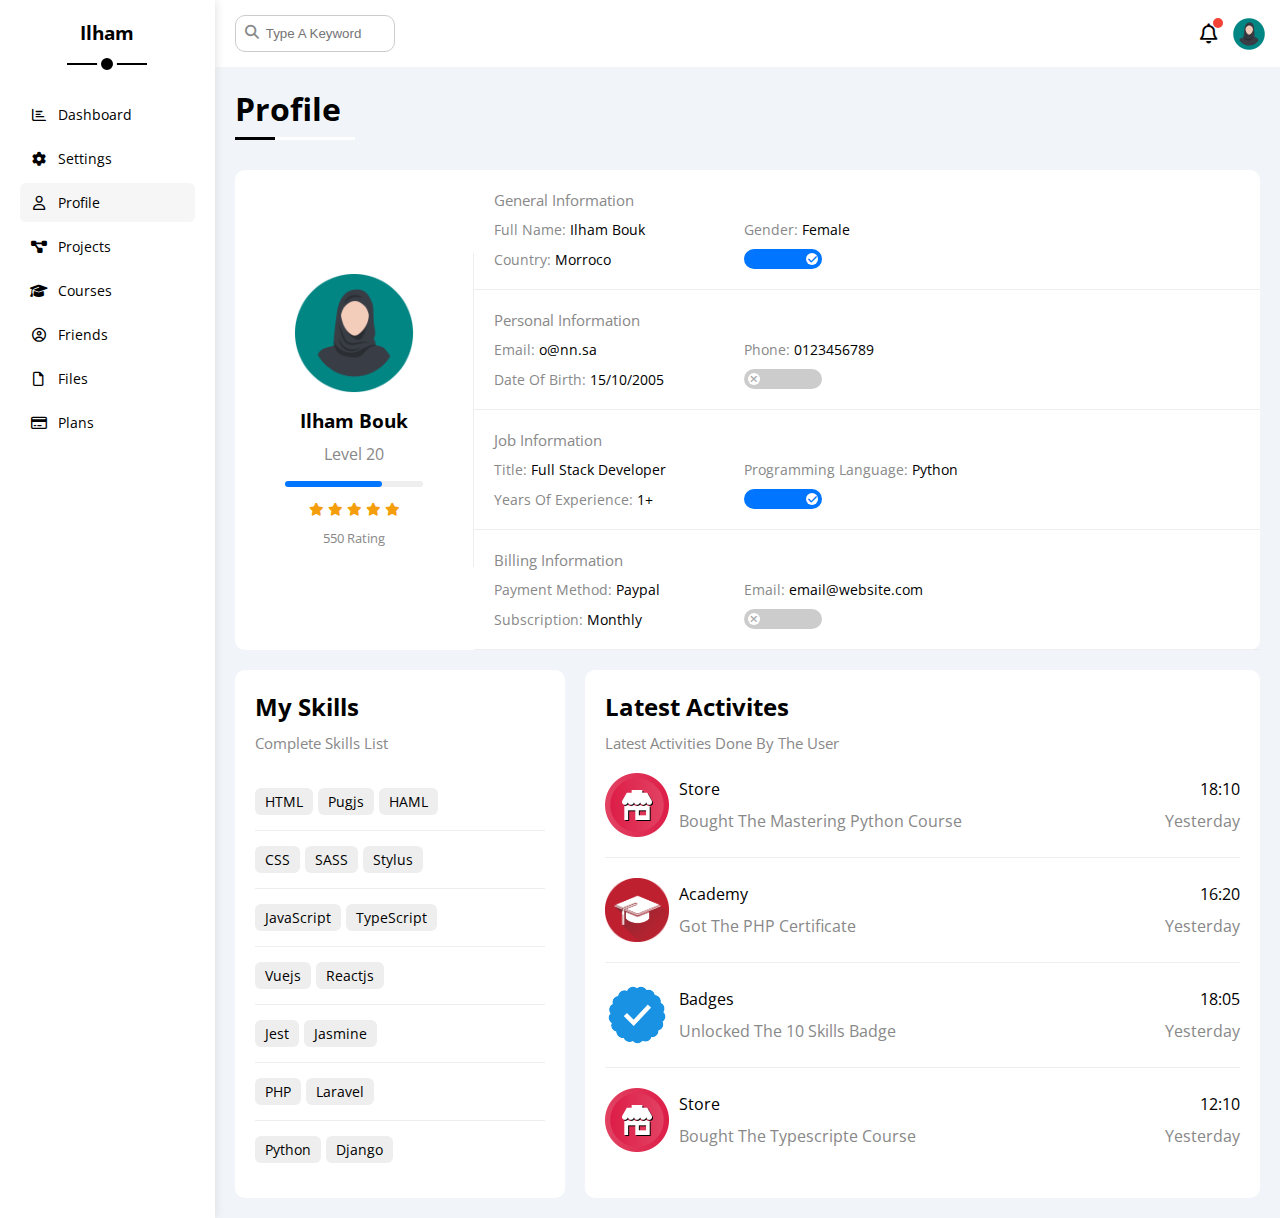
<file: profile.html>
<!DOCTYPE html>
<html lang="en">
    <head>
        <meta charset="UTF-8">
        <meta name="viewport" content="width=device-width, initial-scale=1.0">
        <title>Profile</title>
        <link rel="stylesheet" href="css/all.min.css">
        <link rel="stylesheet" href="css/framwork.css">
        <link rel="stylesheet" href="css/master.css">
        <link rel="preconnect" href="https://fonts.googleapis.com">
        <link rel="preconnect" href="https://fonts.gstatic.com" crossorigin>
        <link href="https://fonts.googleapis.com/css2?family=Open+Sans:wght@300;500&display=swap" rel="stylesheet">
    </head>
    <body>
        <div class="page d-flex">
            <div class="sidebar bg-white p-20 p-relative">
                <h3 class="p-relative txt-c mt-0">Ilham</h3>
                <ul>
                    <li>
                        <a class="d-flex align-center fs-14 c-black rad-6 p-10 mb-5" href="index.html">
                            <i class="fa-regular fa-chart-bar fa-fw"></i>
                            <span class="ml-10 fs-14 hide-mobile">Dashboard</span>
                        </a>
                    </li>
                    <li>
                        <a class="d-flex align-center fs-14 c-black rad-6 p-10 mb-5" href="settings.html">
                            <i class="fa-solid fa-gear fa-fw"></i>
                            <span class="ml-10 fs-14 hide-mobile">Settings</span>
                        </a>
                    </li>
                    <li>
                        <a class="active d-flex align-center fs-14 c-black rad-6 p-10 mb-5" href="profile.html">
                            <i class="fa-regular fa-user fa-fw"></i>
                            <span class="ml-10 fs-14 hide-mobile">Profile</span>
                        </a>
                    </li>
                    <li>
                        <a class="d-flex align-center fs-14 c-black rad-6 p-10 mb-5" href="projects.html">
                            <i class="fa-solid fa-diagram-project fa-fw"></i>
                            <span class="ml-10 fs-14 hide-mobile">Projects</span>
                        </a>
                    </li>
                    <li>
                        <a class="d-flex align-center fs-14 c-black rad-6 p-10 mb-5" href="courses.html">
                            <i class="fa-solid fa-graduation-cap fa-fw"></i>
                            <span class="ml-10 fs-14 hide-mobile">Courses</span>
                        </a>
                    </li>
                    <li>
                        <a class="d-flex align-center fs-14 c-black rad-6 p-10 mb-5" href="friends.html">
                            <i class="fa-regular fa-circle-user fa-fw"></i>
                            <span class="ml-10 fs-14 hide-mobile">Friends</span>
                        </a>
                    </li>
                    <li>
                        <a class="d-flex align-center fs-14 c-black rad-6 p-10 mb-5" href="files.html">
                            <i class="fa-regular fa-file fa-fw"></i>
                            <span class="ml-10 fs-14 hide-mobile">Files</span>
                        </a>
                    </li>
                    <li>
                        <a class="d-flex align-center fs-14 c-black rad-6 p-10 mb-5" href="plans.html">
                            <i class="fa-regular fa-credit-card fa-fw"></i>
                            <span class="ml-10 fs-14 hide-mobile">Plans</span>
                        </a>
                    </li>
                </ul>
            </div>
            <div class="content w-full">
                <!-- Head -->
                <div class="head bg-white p-15 between-flex">
                    <div class="search p-relative">
                        <input class="p-10 rad-10 border-ccc ml-5" type="search" placeholder="Type A Keyword">
                    </div>
                    <div class="icons d-flex align-center">
                        <span class="notification p-relative">
                            <i class="fa-regular fa-bell fa-lg cursor-p"></i>
                        </span>
                        <img class="w-32 h-32 ml-15 cursor-p" decoding="async" src="images/avatar.png" alt="avatar">
                    </div>
                </div>
                <h1 class="p-relative">Profile</h1>
                <div class="profile-page m-20">
                    <!-- Overview -->
                    <div class="overview bg-white rad-10 d-flex align-center">
                        <div class="avatar-box txt-c p-20">
                            <img class="rad-half mb-10" decoding="async" src="images/avatar.png" alt="avatar">
                            <h3 class="m-0">Ilham Bouk</h3>
                            <p class="c-gray mt-10">Level 20</p>
                            <div class="level rad-6 bg-eee p-relative">
                                <span style="width: 70%;" class="p-absolute h-full bg-blue rad-6"></span>
                            </div>
                            <div class="rating mt-10 mb-10">
                                <i class="fa-solid fa-star c-orange fs-13"></i>
                                <i class="fa-solid fa-star c-orange fs-13"></i>
                                <i class="fa-solid fa-star c-orange fs-13"></i>
                                <i class="fa-solid fa-star c-orange fs-13"></i>
                                <i class="fa-solid fa-star c-orange fs-13"></i>
                            </div>
                            <p class="c-gray m-0 fs-13">550 Rating</p>
                        </div>
                        <div class="info-box w-full txt-c-mobile">
                            <!-- Information Row -->
                            <div class="box p-20 d-flex align-center border-b">
                                <h4 class="c-gray fs-15 m-0 w-full">General Information</h4>
                                <div class="fs-14 pt-10">
                                    <span class="c-gray">Full Name:</span>
                                    <span>Ilham Bouk</span>
                                </div>
                                <div class="fs-14 pt-10">
                                    <span class="c-gray">Gender:</span>
                                    <span>Female</span>
                                </div>
                                <div class="fs-14 pt-10">
                                    <span class="c-gray">Country:</span>
                                    <span>Morroco</span>
                                </div>
                                <div class="fs-14 pt-10">
                                    <label>
                                        <input class="toggle-checkbox" type="checkbox" checked>
                                        <div class="toggle-switch"></div>
                                    </label>
                                </div>
                            </div>
                            <!-- Information Row -->
                            <div class="box p-20 d-flex align-center border-b">
                                <h4 class="c-gray fs-15 m-0 w-full">Personal Information</h4>
                                <div class="fs-14 pt-10">
                                    <span class="c-gray">Email:</span>
                                    <span>o@nn.sa</span>
                                </div>
                                <div class="fs-14 pt-10">
                                    <span class="c-gray">Phone:</span>
                                    <span>0123456789</span>
                                </div>
                                <div class="fs-14 pt-10">
                                    <span class="c-gray">Date Of Birth:</span>
                                    <span>15/10/2005</span>
                                </div>
                                <div class="fs-14 pt-10">
                                    <label>
                                        <input class="toggle-checkbox" type="checkbox">
                                        <div class="toggle-switch"></div>
                                    </label>
                                </div>
                            </div>
                            <!-- Information Row -->
                            <div class="box p-20 d-flex align-center border-b">
                                <h4 class="c-gray fs-15 m-0 w-full">Job Information</h4>
                                <div class="fs-14 pt-10">
                                    <span class="c-gray">Title:</span>
                                    <span>Full Stack Developer</span>
                                </div>
                                <div class="fs-14 pt-10">
                                    <span class="c-gray">Programming Language:</span>
                                    <span>Python</span>
                                </div>
                                <div class="fs-14 pt-10">
                                    <span class="c-gray">Years Of Experience:</span>
                                    <span>1+</span>
                                </div>
                                <div class="fs-14 pt-10">
                                    <label>
                                        <input class="toggle-checkbox" type="checkbox" checked>
                                        <div class="toggle-switch"></div>
                                    </label>
                                </div>
                            </div>
                            <!-- Information Row -->
                            <div class="box p-20 d-flex align-center border-b">
                                <h4 class="c-gray fs-15 m-0 w-full">Billing Information</h4>
                                <div class="fs-14 pt-10">
                                    <span class="c-gray">Payment Method:</span>
                                    <span>Paypal</span>
                                </div>
                                <div class="fs-14 pt-10">
                                    <span class="c-gray">Email:</span>
                                    <span>email@website.com</span>
                                </div>
                                <div class="fs-14 pt-10">
                                    <span class="c-gray">Subscription:</span>
                                    <span>Monthly</span>
                                </div>
                                <div class="fs-14 pt-10">
                                    <label>
                                        <input class="toggle-checkbox" type="checkbox">
                                        <div class="toggle-switch"></div>
                                    </label>
                                </div>
                            </div>
                        </div>
                    </div>
                    <!-- Other Data -->
                    <div class="other-data d-flex gap-20">
                        <div class="skills-card p-20 bg-white rad-10 mt-20">
                            <h2 class="mt-0 mb-10">My Skills</h2>
                            <p class="mt-0 mb-20 c-gray fs-15">Complete Skills List</p>
                            <ul class="m-0 txt-c-mobile">
                                <li class="pt-10 pb-15 border-b"><span>HTML</span><span>Pugjs</span><span>HAML</span></li>
                                <li class="pt-10 pb-15 border-b"><span>CSS</span><span>SASS</span><span>Stylus</span></li>
                                <li class="pt-10 pb-15 border-b"><span>JavaScript</span><span>TypeScript</span></li>
                                <li class="pt-10 pb-15 border-b"><span>Vuejs</span><span>Reactjs</span></li>
                                <li class="pt-10 pb-15 border-b"><span>Jest</span><span>Jasmine</span></li>
                                <li class="pt-10 pb-15 border-b"><span>PHP</span><span>Laravel</span></li>
                                <li class="pt-10 pb-15"><span>Python</span><span>Django</span></li>                
                            </ul>
                        </div>
                        <div class="activites p-20 bg-white rad-10 mt-20">
                            <h2 class="mt-0 mb-10">Latest Activites</h2>
                            <p class="mt-0 mb-20 c-gray fs-15">Latest Activities Done By The User</p>
                            <div class="activity d-flex align-center txt-c-mobile pb-20 mb-20 border-b">
                                <img class="w-64 h-64 mr-10" decoding="async" src="images/activity-01.png" alt="activity">
                                <div class="info flex-1">
                                    <span class="d-block mb-10">Store</span>
                                    <span class="c-gray">Bought The Mastering Python Course</span>
                                </div>
                                <div class="date">
                                    <span class="d-block mb-10">18:10</span>
                                    <span class="c-gray">Yesterday</span>
                                </div>
                            </div>
                            <div class="activity d-flex align-center txt-c-mobile pb-20 mb-20 border-b">
                                <img class="w-64 h-64 mr-10" decoding="async" src="images/activity-02.png" alt="activity">
                                <div class="info flex-1">
                                    <span class="d-block mb-10">Academy</span>
                                    <span class="c-gray">Got The PHP Certificate</span>
                                </div>
                                <div class="date">
                                    <span class="d-block mb-10">16:20</span>
                                    <span class="c-gray">Yesterday</span>
                                </div>
                            </div>
                            <div class="activity d-flex align-center txt-c-mobile pb-20 mb-20 border-b">
                                <img class="w-64 h-64 mr-10" decoding="async" src="images/activity-03.png" alt="activity">
                                <div class="info flex-1">
                                    <span class="d-block mb-10">Badges</span>
                                    <span class="c-gray">Unlocked The 10 Skills Badge</span>
                                </div>
                                <div class="date">
                                    <span class="d-block mb-10">18:05</span>
                                    <span class="c-gray">Yesterday</span>
                                </div>
                            </div>
                            <div class="activity d-flex align-center txt-c-mobile pb-20">
                                <img class="w-64 h-64 mr-10" decoding="async" src="images/activity-01.png" alt="activity">
                                <div class="info flex-1">
                                    <span class="d-block mb-10">Store</span>
                                    <span class="c-gray">Bought The Typescripte Course</span>
                                </div>
                                <div class="date">
                                    <span class="d-block mb-10">12:10</span>
                                    <span class="c-gray">Yesterday</span>
                                </div>
                            </div>
                        </div>
                    </div>
                </div>
            </div>
        </div>
    </body>
</html>
</file>
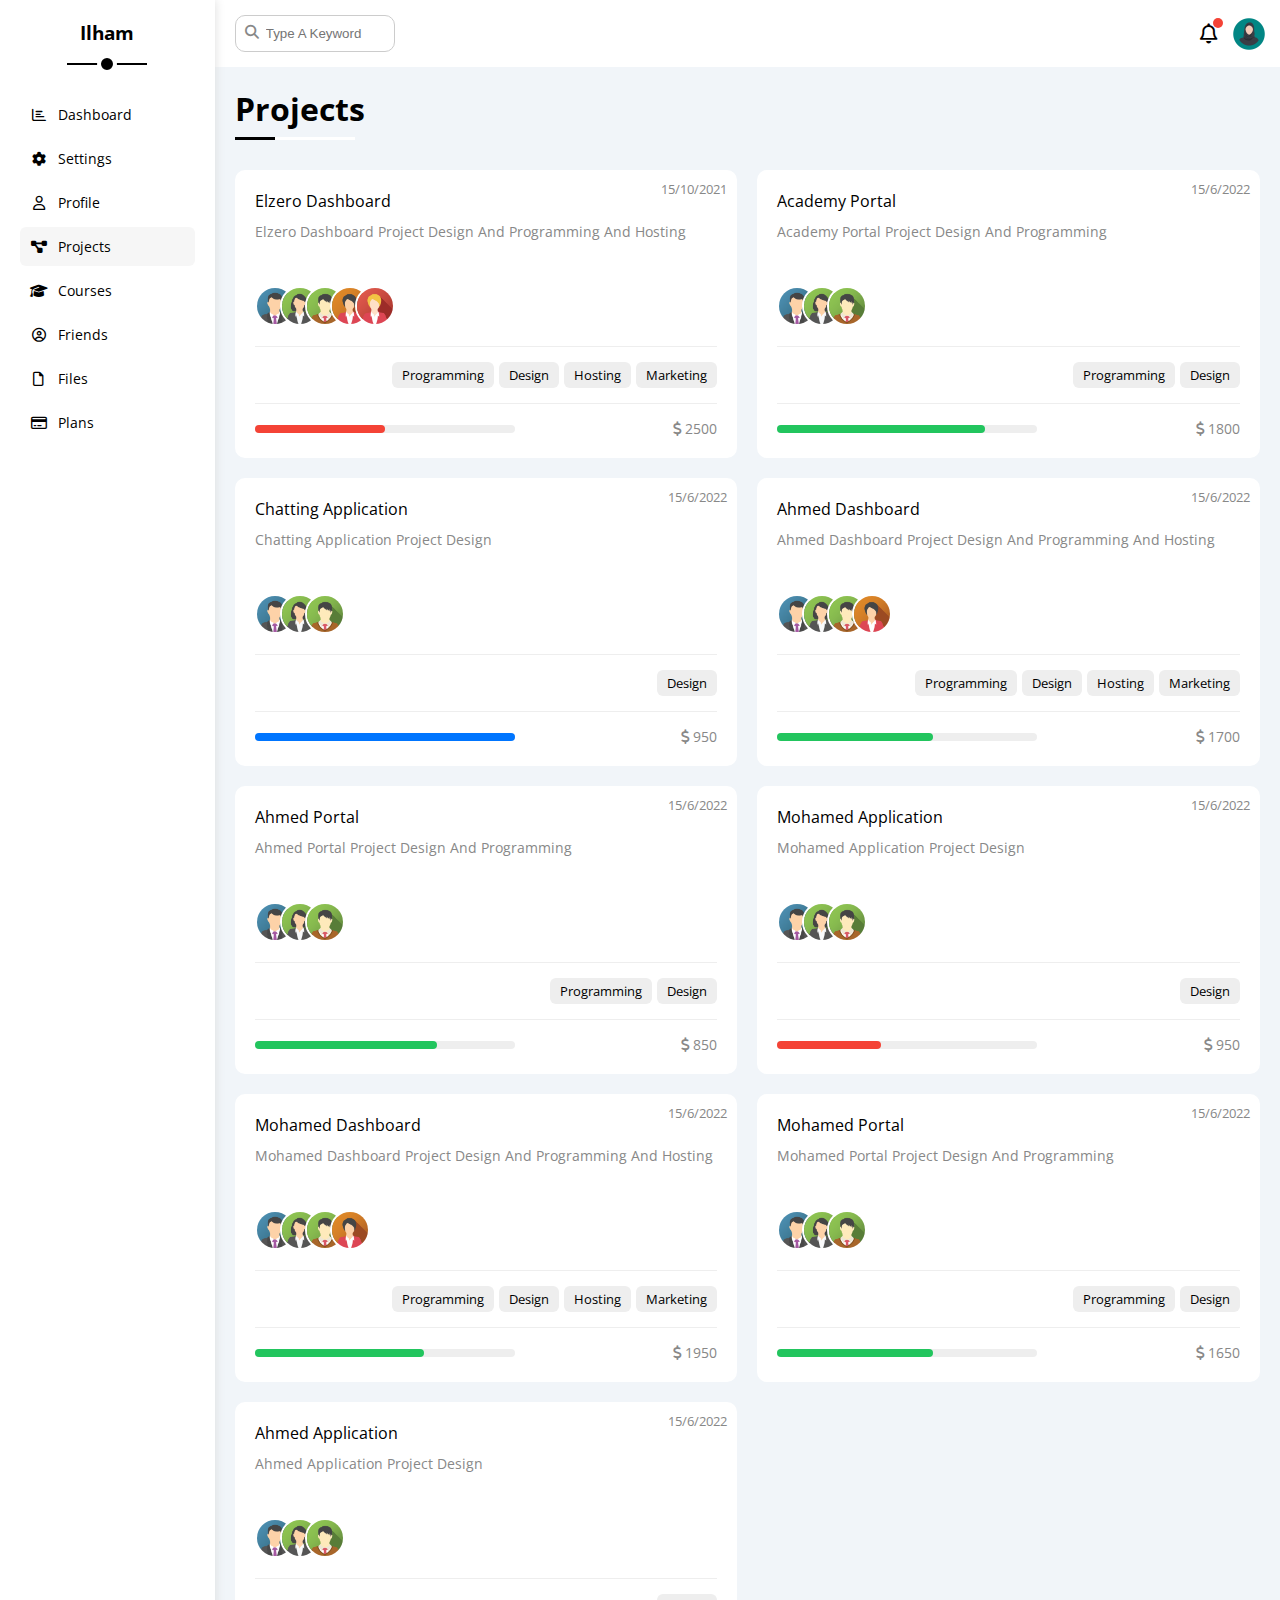
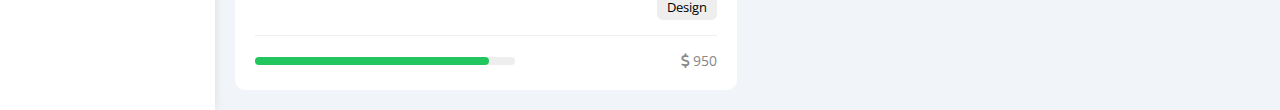
<file: projects.html>
<!DOCTYPE html>
<html lang="en">
    <head>
        <meta charset="UTF-8">
        <meta name="viewport" content="width=device-width, initial-scale=1.0">
        <title>Projects</title>
        <link rel="stylesheet" href="css/all.min.css">
        <link rel="stylesheet" href="css/framwork.css">
        <link rel="stylesheet" href="css/master.css">
        <link rel="preconnect" href="https://fonts.googleapis.com">
        <link rel="preconnect" href="https://fonts.gstatic.com" crossorigin>
        <link href="https://fonts.googleapis.com/css2?family=Open+Sans:wght@300;500&display=swap" rel="stylesheet">
    </head>
    <body>
        <div class="page d-flex">
            <div class="sidebar bg-white p-20 p-relative">
                <h3 class="p-relative txt-c mt-0">Ilham</h3>
                <ul>
                    <li>
                        <a class="d-flex align-center fs-14 c-black rad-6 p-10 mb-5" href="index.html">
                            <i class="fa-regular fa-chart-bar fa-fw"></i>
                            <span class="ml-10 fs-14 hide-mobile">Dashboard</span>
                        </a>
                    </li>
                    <li>
                        <a class="d-flex align-center fs-14 c-black rad-6 p-10 mb-5" href="settings.html">
                            <i class="fa-solid fa-gear fa-fw"></i>
                            <span class="ml-10 fs-14 hide-mobile">Settings</span>
                        </a>
                    </li>
                    <li>
                        <a class="d-flex align-center fs-14 c-black rad-6 p-10 mb-5" href="profile.html">
                            <i class="fa-regular fa-user fa-fw"></i>
                            <span class="ml-10 fs-14 hide-mobile">Profile</span>
                        </a>
                    </li>
                    <li>
                        <a class="active d-flex align-center fs-14 c-black rad-6 p-10 mb-5" href="projects.html">
                            <i class="fa-solid fa-diagram-project fa-fw"></i>
                            <span class="ml-10 fs-14 hide-mobile">Projects</span>
                        </a>
                    </li>
                    <li>
                        <a class="d-flex align-center fs-14 c-black rad-6 p-10 mb-5" href="courses.html">
                            <i class="fa-solid fa-graduation-cap fa-fw"></i>
                            <span class="ml-10 fs-14 hide-mobile">Courses</span>
                        </a>
                    </li>
                    <li>
                        <a class="d-flex align-center fs-14 c-black rad-6 p-10 mb-5" href="friends.html">
                            <i class="fa-regular fa-circle-user fa-fw"></i>
                            <span class="ml-10 fs-14 hide-mobile">Friends</span>
                        </a>
                    </li>
                    <li>
                        <a class="d-flex align-center fs-14 c-black rad-6 p-10 mb-5" href="files.html">
                            <i class="fa-regular fa-file fa-fw"></i>
                            <span class="ml-10 fs-14 hide-mobile">Files</span>
                        </a>
                    </li>
                    <li>
                        <a class="d-flex align-center fs-14 c-black rad-6 p-10 mb-5" href="plans.html">
                            <i class="fa-regular fa-credit-card fa-fw"></i>
                            <span class="ml-10 fs-14 hide-mobile">Plans</span>
                        </a>
                    </li>
                </ul>
            </div>
            <div class="content w-full">
                <!-- Head -->
                <div class="head bg-white p-15 between-flex">
                    <div class="search p-relative">
                        <input class="p-10 rad-10 border-ccc ml-5" type="search" placeholder="Type A Keyword">
                    </div>
                    <div class="icons d-flex align-center">
                        <span class="notification p-relative">
                            <i class="fa-regular fa-bell fa-lg cursor-p"></i>
                        </span>
                        <img class="w-32 h-32 ml-15 cursor-p" decoding="async" src="images/avatar.png" alt="avatar">
                    </div>
                </div>
                <h1 class="p-relative">Projects</h1>
                <div class="projects-page d-grid m-20 gap-20">
                    <!-- Project -->
                    <div class="project widget p-relative">
                        <span class="date fs-13 c-gray p-absolute">15/10/2021</span>
                        <h4 class="m-0">Elzero Dashboard</h4>
                        <p class="c-gray mt-10 mb-10 fs-14">Elzero Dashboard Project Design And Programming And Hosting</p>
                        <div class="team p-relative">
                            <a href="#"><img decoding="async" src="images/team-01.png" alt="team"></a>
                            <a href="#"><img decoding="async" src="images/team-02.png" alt="team"></a>
                            <a href="#"><img decoding="async" src="images/team-03.png" alt="team"></a>
                            <a href="#"><img decoding="async" src="images/team-04.png" alt="team"></a>
                            <a href="#"><img decoding="async" src="images/team-05.png" alt="team"></a>
                        </div>
                        <div class="do d-flex border-t mt-15 pt-15">
                            <span class="fs-13 bg-eee btn-shape">Programming</span>
                            <span class="fs-13 bg-eee btn-shape">Design</span>
                            <span class="fs-13 bg-eee btn-shape">Hosting</span>
                            <span class="fs-13 bg-eee btn-shape">Marketing</span>
                        </div>
                        <div class="info between-flex border-t mt-15 pt-15">
                            <div class="prog bg-eee rad-6 p-relative">
                                <span class="bg-red" style="width: 50%;"></span>
                            </div>
                            <div class="fs-14 c-gray">
                                <i class="fa-solid fa-dollar-sign"></i>
                                2500
                            </div>
                        </div>
                    </div>
                    <!-- Project -->
                    <div class="project widget p-relative">
                        <span class="date fs-13 c-gray p-absolute">15/6/2022</span>
                        <h4 class="m-0">Academy Portal</h4>
                        <p class="c-gray mt-10 mb-10 fs-14">Academy Portal Project Design And Programming</p>
                        <div class="team p-relative">
                            <a href="#"><img decoding="async" src="images/team-01.png" alt="team"></a>
                            <a href="#"><img decoding="async" src="images/team-02.png" alt="team"></a>
                            <a href="#"><img decoding="async" src="images/team-03.png" alt="team"></a>
                        </div>
                        <div class="do d-flex border-t mt-15 pt-15">
                            <span class="fs-13 bg-eee btn-shape">Programming</span>
                            <span class="fs-13 bg-eee btn-shape">Design</span>
                        </div>
                        <div class="info between-flex border-t mt-15 pt-15">
                        <div class="prog bg-eee rad-6 p-relative">
                            <span class="bg-green" style="width: 80%"></span>
                        </div>
                        <div class="fs-14 c-gray">
                            <i class="fa-solid fa-dollar-sign"></i>
                            1800
                        </div>
                        </div>
                    </div>
                    <!-- Project -->
                    <div class="project widget p-relative">
                        <span class="date fs-13 c-gray p-absolute">15/6/2022</span>
                        <h4 class="m-0">Chatting Application</h4>
                        <p class="c-gray mt-10 mb-10 fs-14">Chatting Application Project Design</p>
                        <div class="team p-relative">
                          <a href="#"><img decoding="async" src="images/team-01.png" alt="team"></a>
                          <a href="#"><img decoding="async" src="images/team-02.png" alt="team"></a>
                          <a href="#"><img decoding="async" src="images/team-03.png" alt="team"></a>
                        </div>
                        <div class="do d-flex border-t mt-15 pt-15">
                            <span class="fs-13 bg-eee btn-shape">Design</span>
                        </div>
                        <div class="info between-flex border-t mt-15 pt-15">
                            <div class="prog bg-eee rad-6 p-relative">
                                <span class="bg-blue" style="width: 100%"></span>
                            </div>
                            <div class="fs-14 c-gray">
                                <i class="fa-solid fa-dollar-sign"></i>
                                950
                            </div>
                        </div>
                    </div>
                    <!-- Project -->
                    <div class="project widget p-relative">
                        <span class="date fs-13 c-gray p-absolute">15/6/2022</span>
                        <h4 class="m-0">Ahmed Dashboard</h4>
                        <p class="c-gray mt-10 mb-10 fs-14">Ahmed Dashboard Project Design And Programming And Hosting</p>
                        <div class="team p-relative">
                            <a href="#"><img decoding="async" src="images/team-01.png" alt="team"></a>
                            <a href="#"><img decoding="async" src="images/team-02.png" alt="team"></a>
                            <a href="#"><img decoding="async" src="images/team-03.png" alt="team"></a>
                            <a href="#"><img decoding="async" src="images/team-04.png" alt="team"></a>
                        </div>
                        <div class="do d-flex border-t mt-15 pt-15">
                            <span class="fs-13 bg-eee btn-shape">Programming</span>
                            <span class="fs-13 bg-eee btn-shape">Design</span>
                            <span class="fs-13 bg-eee btn-shape">Hosting</span>
                            <span class="fs-13 bg-eee btn-shape">Marketing</span>
                        </div>
                        <div class="info between-flex border-t mt-15 pt-15">
                            <div class="prog bg-eee rad-6 p-relative">
                                <span class="bg-green" style="width: 60%"></span>
                            </div>
                            <div class="fs-14 c-gray">
                                <i class="fa-solid fa-dollar-sign"></i>
                                1700
                            </div>
                        </div>
                    </div>
                    <!-- Project -->
                    <div class="project widget p-relative">
                        <span class="date fs-13 c-gray p-absolute">15/6/2022</span>
                        <h4 class="m-0">Ahmed Portal</h4>
                        <p class="c-gray mt-10 mb-10 fs-14">Ahmed Portal Project Design And Programming</p>
                        <div class="team p-relative">
                            <a href="#"><img decoding="async" src="images/team-01.png" alt="team"></a>
                            <a href="#"><img decoding="async" src="images/team-02.png" alt="team"></a>
                            <a href="#"><img decoding="async" src="images/team-03.png" alt="team"></a>
                        </div>
                        <div class="do d-flex border-t mt-15 pt-15">
                            <span class="fs-13 bg-eee btn-shape">Programming</span>
                            <span class="fs-13 bg-eee btn-shape">Design</span>
                        </div>
                        <div class="info between-flex border-t mt-15 pt-15">
                            <div class="prog bg-eee rad-6 p-relative">
                                <span class="bg-green" style="width: 70%"></span>
                            </div>
                            <div class="fs-14 c-gray">
                                <i class="fa-solid fa-dollar-sign"></i>
                                850
                            </div>
                        </div>
                    </div>
                    <!-- Project -->
                    <div class="project widget p-relative">
                        <span class="date fs-13 c-gray p-absolute">15/6/2022</span>
                        <h4 class="m-0">Mohamed Application</h4>
                        <p class="c-gray mt-10 mb-10 fs-14">Mohamed Application Project Design</p>
                        <div class="team p-relative">
                            <a href="#"><img decoding="async" src="images/team-01.png" alt="team"></a>
                            <a href="#"><img decoding="async" src="images/team-02.png" alt="team"></a>
                            <a href="#"><img decoding="async" src="images/team-03.png" alt="team"></a>
                        </div>
                        <div class="do d-flex border-t mt-15 pt-15">
                            <span class="fs-13 bg-eee btn-shape">Design</span>
                        </div>
                        <div class="info between-flex border-t mt-15 pt-15">
                            <div class="prog bg-eee rad-6 p-relative">
                                <span class="bg-red" style="width: 40%"></span>
                            </div>
                            <div class="fs-14 c-gray">
                                <i class="fa-solid fa-dollar-sign"></i>
                                950
                            </div>
                        </div>
                    </div>
                    <!-- Project -->
                    <div class="project widget p-relative">
                        <span class="date fs-13 c-gray p-absolute">15/6/2022</span>
                        <h4 class="m-0">Mohamed Dashboard</h4>
                        <p class="c-gray mt-10 mb-10 fs-14">Mohamed Dashboard Project Design And Programming And Hosting</p>
                        <div class="team p-relative">
                            <a href="#"><img decoding="async" src="images/team-01.png" alt="team"></a>
                            <a href="#"><img decoding="async" src="images/team-02.png" alt="team"></a>
                            <a href="#"><img decoding="async" src="images/team-03.png" alt="team"></a>
                            <a href="#"><img decoding="async" src="images/team-04.png" alt="team"></a>
                        </div>
                        <div class="do d-flex border-t mt-15 pt-15">
                            <span class="fs-13 bg-eee btn-shape">Programming</span>
                            <span class="fs-13 bg-eee btn-shape">Design</span>
                            <span class="fs-13 bg-eee btn-shape">Hosting</span>
                            <span class="fs-13 bg-eee btn-shape">Marketing</span>
                        </div>
                        <div class="info between-flex border-t mt-15 pt-15">
                            <div class="prog bg-eee rad-6 p-relative">
                                <span class="bg-green" style="width: 65%"></span>
                            </div>
                            <div class="fs-14 c-gray">
                                <i class="fa-solid fa-dollar-sign"></i>
                                1950
                            </div>
                        </div>
                    </div>
                    <!-- Project -->
                    <div class="project widget p-relative">
                        <span class="date fs-13 c-gray p-absolute">15/6/2022</span>
                        <h4 class="m-0">Mohamed Portal</h4>
                        <p class="c-gray mt-10 mb-10 fs-14">Mohamed Portal Project Design And Programming</p>
                        <div class="team p-relative">
                            <a href="#"><img decoding="async" src="images/team-01.png" alt="team"></a>
                            <a href="#"><img decoding="async" src="images/team-02.png" alt="team"></a>
                            <a href="#"><img decoding="async" src="images/team-03.png" alt="team"></a>
                        </div>
                        <div class="do d-flex border-t mt-15 pt-15">
                            <span class="fs-13 bg-eee btn-shape">Programming</span>
                            <span class="fs-13 bg-eee btn-shape">Design</span>
                        </div>
                        <div class="info between-flex border-t mt-15 pt-15">
                            <div class="prog bg-eee rad-6 p-relative">
                                <span class="bg-green" style="width: 60%"></span>
                            </div>
                            <div class="fs-14 c-gray">
                                <i class="fa-solid fa-dollar-sign"></i>
                                1650
                            </div>
                        </div>
                    </div>
                    <!-- Project -->
                    <div class="project widget p-relative">
                        <span class="date fs-13 c-gray p-absolute">15/6/2022</span>
                        <h4 class="m-0">Ahmed Application</h4>
                        <p class="c-gray mt-10 mb-10 fs-14">Ahmed Application Project Design</p>
                        <div class="team p-relative">
                            <a href="#"><img decoding="async" src="images/team-01.png" alt="team"></a>
                            <a href="#"><img decoding="async" src="images/team-02.png" alt="team"></a>
                            <a href="#"><img decoding="async" src="images/team-03.png" alt="team"></a>
                        </div>
                        <div class="do d-flex border-t mt-15 pt-15">
                            <span class="fs-13 bg-eee btn-shape">Design</span>
                        </div>
                        <div class="info between-flex border-t mt-15 pt-15">
                            <div class="prog bg-eee rad-6 p-relative">
                                <span class="bg-green" style="width: 90%"></span>
                            </div>
                            <div class="fs-14 c-gray">
                                <i class="fa-solid fa-dollar-sign"></i>
                                950
                            </div>
                        </div>
                    </div>
                </div>
            </div>
        </div>
    </body>
</html>
</file>
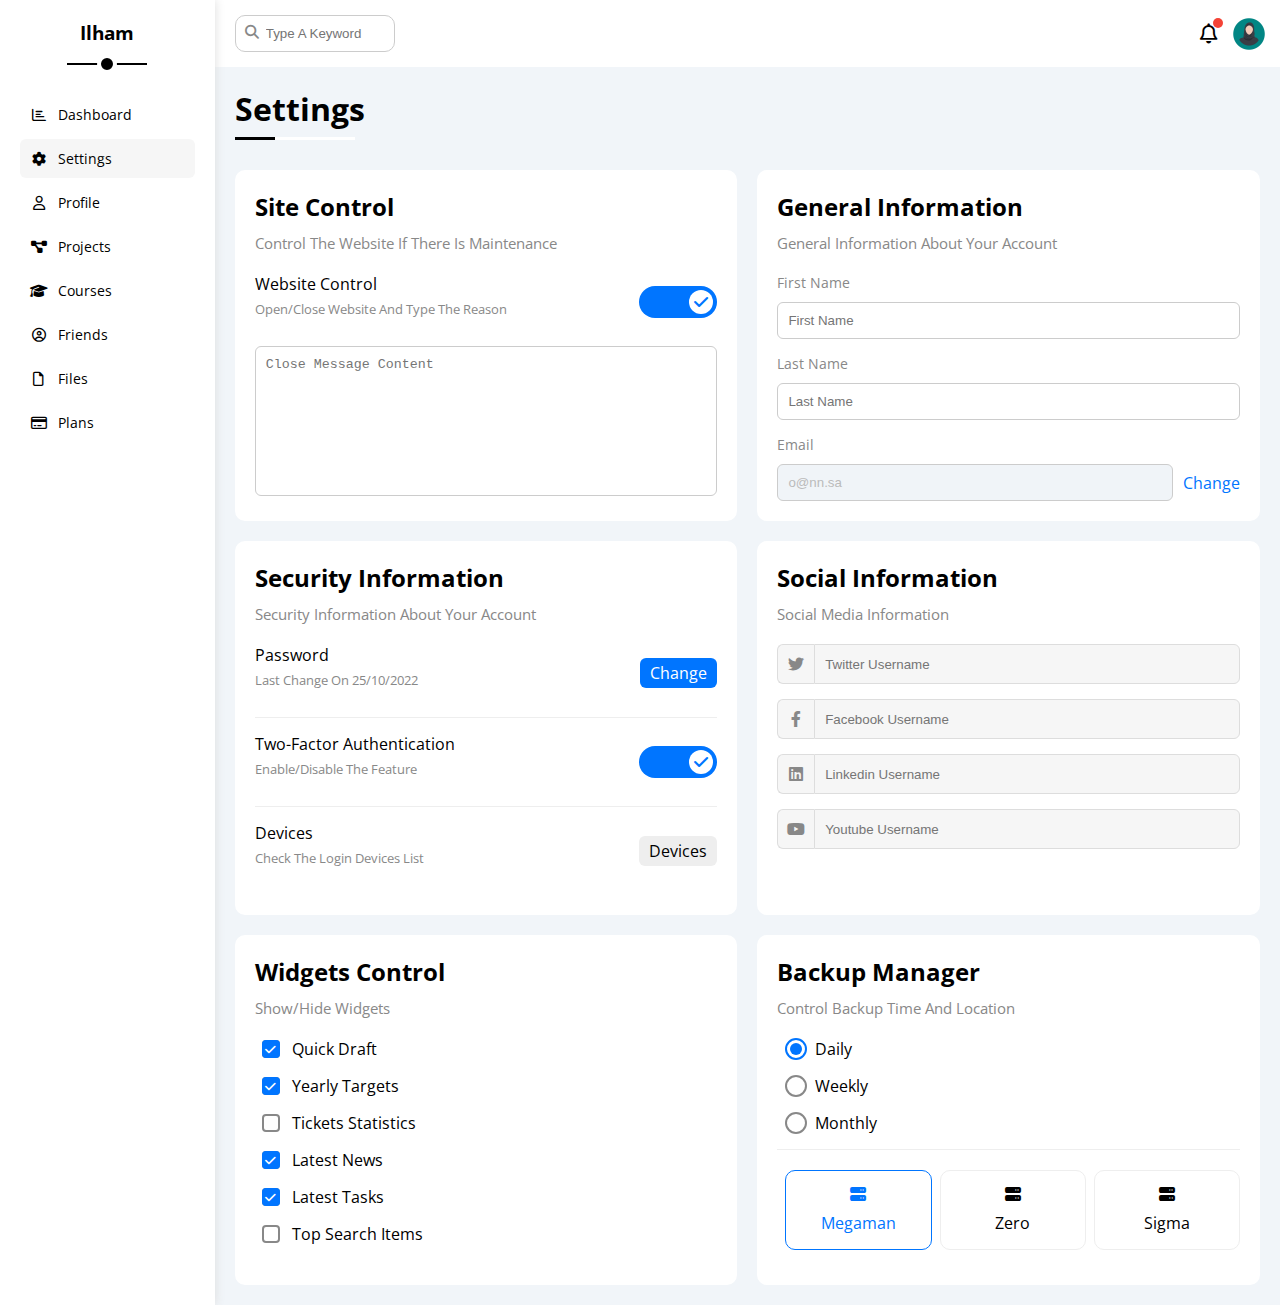
<file: settings.html>
<!DOCTYPE html>
<html lang="en">
    <head>
        <meta charset="UTF-8">
        <meta name="viewport" content="width=device-width, initial-scale=1.0">
        <title>Settings</title>
        <link rel="stylesheet" href="css/all.min.css">
        <link rel="stylesheet" href="css/framwork.css">
        <link rel="stylesheet" href="css/master.css">
        <link rel="preconnect" href="https://fonts.googleapis.com">
        <link rel="preconnect" href="https://fonts.gstatic.com" crossorigin>
        <link href="https://fonts.googleapis.com/css2?family=Open+Sans:wght@300;500&display=swap" rel="stylesheet">
    </head>
    <body>
        <div class="page d-flex">
            <div class="sidebar bg-white p-20 p-relative">
                <h3 class="p-relative txt-c mt-0">Ilham</h3>
                <ul>
                    <li>
                        <a class="d-flex align-center fs-14 c-black rad-6 p-10 mb-5" href="index.html">
                            <i class="fa-regular fa-chart-bar fa-fw"></i>
                            <span class="ml-10 fs-14 hide-mobile">Dashboard</span>
                        </a>
                    </li>
                    <li>
                        <a class="active d-flex align-center fs-14 c-black rad-6 p-10 mb-5" href="settings.html">
                            <i class="fa-solid fa-gear fa-fw"></i>
                            <span class="ml-10 fs-14 hide-mobile">Settings</span>
                        </a>
                    </li>
                    <li>
                        <a class="d-flex align-center fs-14 c-black rad-6 p-10 mb-5" href="profile.html">
                            <i class="fa-regular fa-user fa-fw"></i>
                            <span class="ml-10 fs-14 hide-mobile">Profile</span>
                        </a>
                    </li>
                    <li>
                        <a class="d-flex align-center fs-14 c-black rad-6 p-10 mb-5" href="projects.html">
                            <i class="fa-solid fa-diagram-project fa-fw"></i>
                            <span class="ml-10 fs-14 hide-mobile">Projects</span>
                        </a>
                    </li>
                    <li>
                        <a class="d-flex align-center fs-14 c-black rad-6 p-10 mb-5" href="courses.html">
                            <i class="fa-solid fa-graduation-cap fa-fw"></i>
                            <span class="ml-10 fs-14 hide-mobile">Courses</span>
                        </a>
                    </li>
                    <li>
                        <a class="d-flex align-center fs-14 c-black rad-6 p-10 mb-5" href="friends.html">
                            <i class="fa-regular fa-circle-user fa-fw"></i>
                            <span class="ml-10 fs-14 hide-mobile">Friends</span>
                        </a>
                    </li>
                    <li>
                        <a class="d-flex align-center fs-14 c-black rad-6 p-10 mb-5" href="files.html">
                            <i class="fa-regular fa-file fa-fw"></i>
                            <span class="ml-10 fs-14 hide-mobile">Files</span>
                        </a>
                    </li>
                    <li>
                        <a class="d-flex align-center fs-14 c-black rad-6 p-10 mb-5" href="plans.html">
                            <i class="fa-regular fa-credit-card fa-fw"></i>
                            <span class="ml-10 fs-14 hide-mobile">Plans</span>
                        </a>
                    </li>
                </ul>
            </div>
            <div class="content w-full">
                <!-- Head -->
                <div class="head bg-white p-15 between-flex">
                    <div class="search p-relative">
                        <input class="p-10 rad-10 border-ccc ml-5" type="search" placeholder="Type A Keyword">
                    </div>
                    <div class="icons d-flex align-center">
                        <span class="notification p-relative">
                            <i class="fa-regular fa-bell fa-lg cursor-p"></i>
                        </span>
                        <img class="w-32 h-32 ml-15 cursor-p" decoding="async" src="images/avatar.png" alt="avatar">
                    </div>
                </div>
                <h1 class="p-relative">Settings</h1>
                <div class="settings-page d-grid gap-20 m-20">
                    <!-- Site Control Box -->
                    <div class="control widget">
                        <h2 class="mt-0 mb-10">Site Control</h2>
                        <p class="mt-0 mb-20 c-gray fs-15">Control The Website If There Is Maintenance</p>
                        <div class="mb-15 between-flex">
                            <div>
                                <span>Website Control</span>
                                <p class="c-gray mt-5 fs-13">Open/Close Website And Type The Reason</p>
                            </div>
                            <div>
                                <label>
                                    <input class="toggle-checkbox" type="checkbox" checked>
                                    <div class="toggle-switch"></div>
                                </label>
                            </div>
                        </div>
                        <textarea class="close-message d-block w-full p-10 rad-6 border-ccc" placeholder="Close Message Content"></textarea>
                    </div>
                    <!-- General Information Box -->
                    <div class="general-info widget">
                        <h2 class="mt-0 mb-10">General Information</h2>
                        <p class="mt-0 mb-20 c-gray fs-15">General Information About Your Account</p>
                        <div class="mb-15">
                            <label class="c-gray fs-14 d-block mb-10" for="first">First Name</label>
                            <input class="b-none border-ccc p-10 rad-6 d-block w-full" type="text" id="first" placeholder="First Name">
                        </div>
                        <div class="mb-15">
                            <label class="c-gray fs-14 d-block mb-10" for="last">Last Name</label>
                            <input class="b-none border-ccc p-10 rad-6 d-block w-full" type="text" id="last" placeholder="Last Name">
                        </div>
                        <div>
                            <label class="c-gray fs-14 d-block mb-10" for="email">Email</label>
                            <div class="between-flex">
                                <input class="b-none border-ccc p-10 rad-6 d-block w-full" type="email" id="email" value="o@nn.sa" disabled>
                                <a class="c-blue ml-10" href="#">Change</a>
                            </div>
                        </div>
                    </div>
                    <!-- Security Information Box -->
                    <div class="security widget">
                        <h2 class="mt-0 mb-10">Security Information</h2>
                        <p class="fs-15 c-gray mt-0 mb-20">Security Information About Your Account</p>
                        <div class="box mb-15 pb-15 border-b between-flex">
                            <div>
                                <span>Password</span>
                                <p class="mt-5 c-gray fs-13">Last Change On 25/10/2022</p>
                            </div>
                            <a class="btn-shape bg-blue c-white hover-b" href="#">Change</a>
                        </div>
                        <div class="box mb-15 pb-15 border-b between-flex">
                            <div>
                                <span>Two-Factor Authentication</span>
                                <p class="mt-5 c-gray fs-13">Enable/Disable The Feature</p>
                            </div>
                            <label class="cursor-p">
                                <input class="toggle-checkbox" type="checkbox" checked>
                                <div class="toggle-switch"></div>
                            </label>
                        </div>
                        <div class="box pb-15 between-flex">
                            <div>
                                <span>Devices</span>
                                <p class="mt-5 c-gray fs-13">Check The Login Devices List</p>
                            </div>
                            <a class="btn-shape bg-eee c-black hover-box" href="#">Devices</a>
                        </div>
                    </div>
                    <!-- Social Information Box -->
                    <div class="social widget">
                        <h2 class="mt-0 mb-10">Social Information</h2>
                        <p class="mt-0 mb-20 fs-15 c-gray">Social Media Information</p>
                        <div class="d-flex align-center mb-15">
                            <i class="fa-brands fa-twitter c-gray center-flex"></i>
                            <input class="w-full" type="text" placeholder="Twitter Username">
                        </div>
                        <div class="d-flex align-center mb-15">
                            <i class="fa-brands fa-facebook-f c-gray center-flex"></i>
                            <input class="w-full" type="text" placeholder="Facebook Username">
                        </div>
                        <div class="d-flex align-center mb-15">
                            <i class="fa-brands fa-linkedin c-gray center-flex"></i>
                            <input class="w-full" type="text" placeholder="Linkedin Username">
                        </div>
                        <div class="d-flex align-center mb-15">
                            <i class="fa-brands fa-youtube c-gray center-flex"></i>
                            <input class="w-full" type="text" placeholder="Youtube Username">
                        </div>
                    </div>
                    <!-- Widgets Control Box -->
                    <div class="widgets-control widget">
                        <h2 class="mt-0 mb-10">Widgets Control</h2>
                        <p class="c-gray mt-0 mb-20 fs-15">Show/Hide Widgets</p>
                        <div class="box d-flex align-center mb-15">
                            <input type="checkbox" id="one" checked>
                            <label for="one">Quick Draft</label>
                        </div>
                        <div class="box d-flex align-center mb-15">
                            <input type="checkbox" id="two" checked>
                            <label for="two">Yearly Targets</label>
                        </div>
                        <div class="box d-flex align-center mb-15">
                            <input type="checkbox" id="three">
                            <label for="three">Tickets Statistics</label>
                        </div>
                        <div class="box d-flex align-center mb-15">
                            <input type="checkbox" id="four" checked>
                            <label for="four">Latest News</label>
                        </div>
                        <div class="box d-flex align-center mb-15">
                            <input type="checkbox" id="five" checked>
                            <label for="five">Latest Tasks</label>
                        </div>
                        <div class="box d-flex align-center mb-15">
                            <input type="checkbox" id="six">
                            <label for="six">Top Search Items</label>
                        </div>
                    </div>
                    <!-- Backup Manager Box -->
                    <div class="backup widget">
                        <h2 class="mt-0 mb-10">Backup Manager</h2>
                        <p class="mt-0 mb-20 fs-15 c-gray">Control Backup Time And Location</p>
                        <div class="date d-flex align-center mb-15">
                            <input type="radio" id="daily" name="time" checked>
                            <label for="daily">Daily</label>
                        </div>
                        <div class="date d-flex align-center mb-15">
                            <input type="radio" id="weekly" name="time">
                            <label for="weekly">Weekly</label>
                        </div>
                        <div class="date d-flex align-center mb-15">
                            <input type="radio" id="monthly" name="time">
                            <label for="monthly">Monthly</label>
                        </div>
                        <div class="servers pt-20 border-t d-flex txt-c">
                            <input type="radio" id="megaman" name="server" checked>
                            <div class="server mb-15 rad-10 w-full border-eee p-relative">
                                <label class="d-block m-15 cursor-p" for="megaman">
                                    <i class="fa-solid fa-server d-block mb-10"></i>
                                    Megaman
                                </label>
                            </div>
                            <input type="radio" id="zero" name="server">
                            <div class="server mb-15 rad-10 w-full border-eee p-relative">
                                <label class="d-block m-15 cursor-p" for="zero">
                                    <i class="fa-solid fa-server d-block mb-10"></i>
                                    Zero
                                </label>
                            </div>
                            <input type="radio" id="sigma" name="server">
                            <div class="server mb-15 rad-10 w-full border-eee p-relative">
                                <label class="d-block m-15 cursor-p" for="sigma">
                                    <i class="fa-solid fa-server d-block mb-10"></i>
                                    Sigma
                                </label>
                            </div>
                        </div>
                    </div>
                </div>
            </div>
        </div>
    </body>
</html>
</file>
<file: css/framwork.css>
:root {
    --blue-color: #0075ff;
    --blue-alt-color: #0d69d5;
    --orange-color: #f59e0b;
    --green-color: #22C55E;
    --red-color: #f44336;
    --gray-color: #888;
}
/* start box */
.d-flex {
    display: flex;
}
.align-center {
    align-items: center;
}
.space-between {
    justify-content: space-between;
}
.f-wrap {
    flex-wrap: wrap;
}
.flex-1 {
    flex: 1;
}
.d-grid {
    display: grid;
}
.gap-20 {
    gap: 20px;
}
.d-block {
    display: block;
}
@media (max-width: 767px) {
    .block-mobile {
        display: block;
    }
    .hide-mobile {
        display: none;
    }
}
/* Start Padding */
.p-10 {
    padding: 10px;
}
.p-15 {
    padding: 15px;
}
.p-20 {
    padding: 20px;
}
.pt-10 {
    padding-top: 10px;
}
.pt-15 {
    padding-top: 15px;
}
.pt-20 {
    padding-top: 20px;
}
.pb-10 {
    padding-bottom: 10px;
}
.pb-15 {
    padding-bottom: 15px;
}
.pb-20 {
    padding-bottom: 20px;
}
.pl-15 {
    padding-left: 15px;
}
/* Start Margin */
.m-0 {
    margin: 0;
}
.m-15 {
    margin: 15px;
}
.m-20 {
    margin: 20px;
}
.mt-0 {
    margin-top: 0;
}
.mt-5 {
    margin-top: 5px;
}
.mt-10 {
    margin-top: 10px;
}
.mt-15 {
    margin-top: 15px;
}
.mt-20 {
    margin-top: 20px;
}
.mt-25 {
    margin-top: 25px;
}
.mr-10 {
    margin-right: 10px;
}
.mr-15 {
    margin-right: 15px;
}
.mr-20 {
    margin-right: 20px;
}
.mb-0 {
    margin-bottom: 0px;
}
.mb-5 {
    margin-bottom: 5px;
}
.mb-10 {
    margin-bottom: 10px;
}
.mb-15 {
    margin-bottom: 15px;
}
.mb-20 {
    margin-bottom: 20px;
}
.mb-25 {
    margin-bottom: 25px;
}
.ml-5 {
    margin-left: 5px;
}
.ml-10 {
    margin-left: 10px;
}
.ml-15 {
    margin-left: 15px;
}
.ml-20 {
    margin-left: 15px;
}
/* Start Color */
.bg-white {
    background-color: white;
}
.bg-eee {
    background-color: #eee;
}
.bg-blue {
    background-color: var(--blue-color);
}
.bg-orange {
    background-color: var(--orange-color);
}
.bg-green {
    background-color: var(--green-color);
}
.bg-red {
    background-color: var(--red-color);
}
.c-black {
    color: black;
}
.c-gray {
    color: var(--gray-color);
}
.c-white {
    color: white;
}
.c-blue {
    color: var(--blue-color);
}
.c-orange {
    color: var(--orange-color);
}
.c-green {
    color: var(--green-color);
}
.c-red {
    color: var(--red-color);
}
/* Start Position */
.p-relative {
    position: relative;
}
.p-absolute {
    position: absolute;
}
/* Start Font */
.txt-c {
    text-align: center;
}
.fs-13 {
    font-size: 13px;
}
.fs-14 {
    font-size: 14px;
}
.fs-15 {
    font-size: 15px;
}
.fs-25 {
    font-size: 25px;
}
.fw-bold {
    font-weight: bold;
}
@media (max-width: 767px) {
    .txt-c-mobile {
        text-align: center;
    }
}
/* Start Border */
.b-none {
    border: none;
}
.border-ccc {
    border: 1px solid #ccc;
}
.border-eee {
    border: 1px solid #eee;
}
.border-t {
    border-top: 1px solid #eee;
}
.border-b {
    border-bottom: 1px solid #eee;
}
.rad-6 {
    border-radius: 6px;
}
.rad-10 {
    border-radius: 10px;
}
.rad-half {
    border-radius: 50%;
}
/* Start Width + Height */
.w-32 {
    width: 32px;
}
.w-64 {
    width: 64px;
}
.w-100 {
    width: 100px;
}
.w-full {
    width: 100%;
}
.w-fit {
    width: fit-content;
}
.h-32 {
    height: 32px;
}
.h-64 {
    height: 64px;
}
.h-100 {
    height: 100px;
}
.h-full {
    height: 100%;
}
/* Start Components */
.between-flex {
    display: flex;
    justify-content: space-between;
    align-items: center;
}
.center-flex {
    display: flex;
    justify-content: center;
    align-items: center;    
}
.btn-shape {
    padding: 4px 10px;
    border-radius: 6px;
}
.widget {
    padding: 20px;
    background-color: white;
    border-radius: 10px;
}
/* Cursor + Hover */
.cursor-p {
    cursor: pointer;
}
.transition {
    transition: 0.3s;
} 
.hover-b:hover {
    background-color: var(--blue-alt-color);
}
.hover-box:hover {
    background-color: #faf7f7;
}
</file>
<file: css/master.css>
/* Start Glubal Rules */
:root {
    --blue-color: #0075ff;
    --blue-alt-color: #0d69d5;
    --orange-color: #f59e0b;
    --green-color: #22C55E;
    --red-color: #f44336;
    --gray-color: #888;
    --main-transition: 0.3s;
}
* {
    box-sizing: border-box;
}
body {
    font-family: "Open Sans", sans-serif;
    margin: 0;
}
*:focus {
    outline: none;
}
a {
    text-decoration: none;
}
ul {
    list-style: none;
    padding: 0;
}
::-webkit-scrollbar {
    width: 12px;
}
::-webkit-scrollbar-track {
    background-color: white;
}
::-webkit-scrollbar-thumb {
    background-color: var(--blue-color);
}
::-webkit-scrollbar-thumb:hover {
    background-color: var(--blue-alt-color);
}
.page {
    min-height: 100vh;
    background-color: #F1F5F9;
}
/* Start Sidebare */
.sidebar {
    width: 250px;
    box-shadow: 0 0 10px #ddd;
}
@media (max-width: 767px) {
    .sidebar {
        width: 58px;
        padding: 10px;
    }
}
.sidebar > h3 {
    margin-bottom: 50px;
}
.sidebar > h3::before, .sidebar > h3::after {
    content: "";
    position: absolute;
    left: 50%;
    transform: translateX(-50%);
    background-color: black;
}
.sidebar > h3::before {
    height: 2px;
    width: 80px;
    bottom: -20px;
}
.sidebar > h3::after {
    width: 12px;
    height: 12px;
    border-radius: 50%;
    border: 4px solid white;
    bottom: -29px;
}
@media (max-width: 767px) {
    .sidebar > h3 {
        font-size: 13px;
        margin-bottom: 15px;
    }
    .sidebar > h3::before, .sidebar > h3::after {
        display: none;
    }
}
.sidebar li a {
    transition: var(--main-transition);
}
.sidebar .active, .sidebar li a:hover {
    background-color: #f6f6f6;
}
@media (max-width: 767px) {
    .sidebar .active, .sidebar li a:hover {
        border-radius: 50px;
    }
}
/* Content */
.content {
    overflow: hidden;
}
.content .head .search::before {
    font-family: var(--fa-style-family-classic);
    content: "\f002";
    position: absolute;
    font-weight: 900;
    left: 15px;
    top: 10px;
    font-size: 14px;
    color: var(--gray-color);
}
.content .head .icons .notification::before {
    content: "";
    position: absolute;
    width: 10px;
    height: 10px;
    background-color: var(--red-color);
    right: -5px;
    top: -5px;
    border-radius: 50%;
}
.content .head .search input {
    padding-left: 30px;
    width: 160px;
    transition: var(--main-transition);
}
.content .head .search input:focus {
    width: 200px;
}
.content .head .search input:focus::placeholder {
    opacity: 0;
}
.content h1 {
    margin: 20px 20px 40px;
}
.content h1::before, .content h1::after {
    content: "";
    position: absolute;
    height: 3px;
    bottom: -10px;
    left: 0;
}
.content h1::before {
    width: 120px;
    background-color: white;
}
.content h1::after {
    width: 40px;
    background-color: black;
}
.wrapper {
    grid-template-columns: repeat(auto-fill, minmax(450px, 1fr));
}
@media (max-width: 767px) {
    .wrapper {
        grid-template-columns: minmax(200px, 1fr);
        gap: 10px;
        margin-right: 10px;
        margin-left: 10px;
    }
}
/* Welcome Widget */
.welcome {
    overflow: hidden;
}
.welcome .intro img {
    width: 200px;
}
.welcome img.avatar {
    border: 2px solid white;
    border-radius: 50%;
    padding: 2px;
    margin-top: -32px;
    margin-left: 20px;
    box-shadow: 0 0 5px #ddd;
}
.welcome a.visit {
    margin: 0 15px 15px auto;
}
/* Quick Draft */
.quick-draft form textarea {
    resize: none;
    min-height: 180px;
}
.quick-draft form .save {
    margin-left: auto;
    transition: var(--main-transition);
}
/* Targets Widget */
.targets .target-row .icon {
    width: 80px;
    height: 80px;
    margin-right: 10px;
}
@media (max-width: 767px) {
    .targets .target-row .icon {
        width: 60px;
        height: 60px;
    }
}
.targets .blue .icon, .blue .progress {
    background-color: rgb(0 117 255 / 20%);
}
.targets .orange .icon, .orange .progress {
    background-color: rgb(245 158 11 / 20%);
}
.targets .green .icon, .green .progress {
    background-color: rgb(34 197 94 / 20%);
}
.targets .details .progress {
    height: 4px;
}
.targets .details .progress > span span {
    position: absolute;
    top: -30px;
    right: -18px;
    padding: 2px 5px;
    font-size: 13px;
    color: white;
    border-radius: 6px;
}
.targets .details .progress > span span::after {
    content: "";
    position: absolute;
    border: 5px solid;
    bottom: -8px;
    left: 50%;
    transform: translateX(-50%);
}
.targets .details .progress > .blue span::after {
    border-top-color: var(--blue-color);
}
.targets .details .progress > .orange span::after {
    border-top-color: var(--orange-color);
}
.targets .details .progress > .green span::after {
    border-top-color: var(--green-color);
}
/* Tickets Widget */
.tickets .box {
    width: calc(50% - 10px);
}
@media (max-width: 767px) {
    .tickets .box {
        width: 100%;
    }
}
/* Latest News Widget */
.latest-news h3 {
    margin: 0 0 10px;
    font-size: 16px;
}
.latest-news .news-row .label {
    margin-left: auto;
}
@media (max-width: 767px) {
    .latest-news .news-row {
        flex-direction: column;
    }
    .latest-news .news-row img {
        margin: 0 0 10px;
    }
    .latest-news .news-row .label {
        margin: 10px 0 0;
    }
}
/* Tasks Widget */
.tasks .task-row.done {
    opacity: 0.4;
}
.tasks .task-row.done .info {
    text-decoration: line-through;
}
.tasks .delete {
    transition: var(--main-transition);
}
.tasks .delete:hover {
    color: var(--red-color);
}
/* Latest Uploads Widget */
.latest-uploads ul li img {
    width: 40px;
    height: 40px;
}
/* Last Project Progress */
.last-project ul li::before {
    content: "";
    /* position: absolute; */
    width: 20px;
    height: 20px;
    border-radius: 50%;
    background-color: white;
    border: 1px solid white;
    outline: 1px solid var(--blue-color);
    margin-right: 20px;
    z-index: 2;
}
.last-project ul::before {
    content: "";
    position: absolute;
    width: 1px;
    height: 100%;
    background-color: var(--blue-color);
    left: 11px;
}
.last-project ul li.done::before {
    background-color: var(--blue-color);
}
.last-project ul li.current::before {
    animation: change-color 1s infinite alternate;
}
.last-project img {
    opacity: 0.1;
    position: absolute;
    width: 160px;
    bottom: 0;
    right: 0;
    transition: var(--main-transition);
}
.last-project img:hover {
    opacity: 0.3;
}
/* Reminders Widget */
.reminders li .key {
    width: 15px;
    height: 15px;
}
.reminders li .blue {
    border-left: 2px solid var(--blue-color);
}
.reminders li .green {
    border-left: 2px solid var(--green-color);
}
.reminders li .orange {
    border-left: 2px solid var(--orange-color);
}
.reminders li .red {
    border-left: 2px solid var(--red-color);
}
/* Latest Post Widget */
.latest-post .top .avatar {
    width: 48px;
    height: 48px;
}
.latest-post .post-content {
    line-height: 1.8;
    min-height: 140px;
}
/* Social Media Stats Widget */
.social-media .box {
    padding: 15px 15px 15px 70px;
}
.social-media .box i {
    width: 52px;
    position: absolute;
    top: 0;
    left: 0;
    transition: var(--main-transition);
}
.social-media .box i:hover {
    transform: rotate(5deg);
}
.social-media .box.twitter {
    background-color: rgb(29 161 242 / 20%);
    color: #1da1f2;
}
.social-media .box.twitter i, .social-media .box.twitter a {
    background-color: #1da1f2;
}
.social-media .box.facebook {
    background-color: rgb(24 119 242 / 20%);
    color: #1877f2;
}
.social-media .box.facebook i, .social-media .box.facebook a {
    background-color: #1877f2;
}
.social-media .box.youtube {
    background-color: rgb(255 0 0 / 20%);
    color: #ff0000;
}
.social-media .box.youtube i, .social-media .box.youtube a {
    background-color: #ff0000;
}
.social-media .box.linkedin {
    background-color: rgb(29 161 242 / 20%);
    color: #0077b5;
}
.social-media .box.linkedin i, .social-media .box.linkedin a {
    background-color: #0077b5;
}
/* Projects Table */
@media (max-width: 767px) {
    .projects {
        margin: 10px;
    }
}
.projects .responsive-table {
    overflow-x: auto;
}
.projects table {
    border-spacing: 0;
    min-width: 1000px;
}
.projects .responsive-table tbody tr:hover td {
    background-color: #faf7f7;
}
.projects .responsive-table td {
    padding: 15px;
    border-bottom: 1px solid #eee;
    border-left: 1px solid #eee;
}
.projects .responsive-table td:last-child {
    border-right: 1px solid #eee;
}
.projects .responsive-table thead td {
    background-color: #eee;
    font-weight: bold;
}
.projects .responsive-table td img {
    width: 32px;
    height: 32px;
    border-radius: 50%;
    border: 3px solid white;
}
.projects .responsive-table td img:not(:first-child) {
    margin-left: -20px;
}
/* Settings Page */
.settings-page {
    grid-template-columns: repeat(auto-fill, minmax(500px, 1fr));
}
@media (max-width: 767px) {
    .settings-page {
        grid-template-columns: minmax(100px, 1fr);
        margin-left: 10px;
        margin-right: 10px;
        gap: 10px;
    }
}
/* Toggle Checkbox */
.toggle-checkbox {
    appearance: none;
    -webkit-appearance: none;
    display: none;
}
.toggle-switch {
    background-color: #ccc;
    width: 78px;
    height: 32px;
    border-radius: 50px;
    position: relative;
    cursor: pointer;
}
.toggle-switch::before {
    content: "\f00d";
    font-family: var(--fa-style-family-classic);
    font-weight: 900;
    position: absolute;
    background-color: white;
    color: #aaa;
    border-radius: 50%;
    width: 24px;
    height: 24px;
    display: flex;
    justify-content: center;
    align-items: center;
    top: 4px;
    left: 4px;
    transition: var(--main-transition);
}
.toggle-checkbox:checked + .toggle-switch {
    background-color: var(--blue-color);
}
.toggle-checkbox:checked + .toggle-switch::before {
    content: "\f00c";
    left: 50px;
    color: var(--blue-color);
}
/* Site Control Box */
.settings-page .control textarea.close-message {
    resize: none;
    min-height: 150px;
}

@media (max-width: 767px) {
    .security a {
        font-size: 14px;
    }
}
/* General Info Box */
.general-info input[type="email"] {
    background-color: #f0f4f8;
    color: #bbb;
    cursor: no-drop;
}
/* Social Information Box */
.social i {
    width: 40px;
    height: 40px;
    background-color: #F6F6F6;
    border: 1px solid #ddd;
    border-right: none;
    border-radius: 6px 0 0 6px;
    transition: var(--main-transition);
}
.social input {
    padding-left: 10px;
    background-color: #F6F6F6;
    border: 1px solid #ddd;
    border-radius: 0 6px 6px 0;
    height: 40px;
}
.social > div:focus-within i {
    color: black;
}
/* Widgets Control Box */
.widgets-control input {
    appearance: none;
    -webkit-appearance: none;
}
.widgets-control label {
    position: relative;
    padding-left: 30px;
    cursor: pointer;
}
.widgets-control label::before, .widgets-control label::after {
    position: absolute;
    border-radius: 4px;
    left: 0;
    top: 50%;
    margin-top: -9px;
}
.widgets-control label::before {
    content: "";
    border: 2px solid var(--gray-color);
    width: 14px;
    height: 14px;
}
.widgets-control label::after {
    content: "\f00c";
    font-family: var(--fa-style-family-classic);
    font-weight: 900;
    color: white;
    background-color: var(--blue-color);
    font-size: 12px;
    width: 18px;
    height: 18px;
    display: flex;
    align-items: center;
    justify-content: center;
    border-radius: 4px;
    transform: scale(0) rotate(360deg);
    transition: var(--main-transition);
}
.widgets-control input[type="checkbox"]:checked + label::after {
    transform: scale(1);
}
/* Backup Manager Box */
.backup input {
    appearance: none;
    -webkit-appearance: none;
}
.backup .date label {
    position: relative;
    padding-left: 30px;
    cursor: pointer;
}
.backup .date label::before {
    content: "";
    position: absolute;
    border: 2px solid var(--gray-color);
    width: 18px;
    height: 18px;
    border-radius: 50%;
    left: 0;
    top: 50%;
    margin-top: -11px;
    transition: var(--main-transition);
}
.backup .date label::after {
    content: "";
    position: absolute;
    background-color: var(--blue-color);
    width: 12px;
    height: 12px;
    border-radius: 50%;
    left: 5px;
    top: 5px;
    transform: scale(0);
    transition: var(--main-transition);
}
.backup .date input[type="radio"]:checked + label::before {
    border-color: var(--blue-color);
}
.backup .date input[type="radio"]:checked + label::after {
    transform: scale(1);
}
@media (max-width: 767px) {
    .backup .servers {
        flex-wrap: wrap;
    }
}
.backup .server {
    transition: var(--main-transition);
}
.backup input[type="radio"]:checked + .server {
    border-color: var(--blue-color);
    color: var(--blue-color);
}
/* Profile Page */
@media (max-width: 767px){
   .profile-page {
        margin: 10px;
    }
}
/* Overview */
.overview .avatar-box {
    width: 300px;
}
.overview .avatar-box img {
    width: 120px;
    height: 120px;
}
@media (min-width: 768px) {
    .overview .avatar-box {
        border-right: 1px solid #eee;
    }
}
@media (max-width: 767px) {
    .overview {
        flex-direction: column;
    }
    .overview .info-box .toggle-switch {
        margin: auto;
    }
}
.overview .avatar-box .level {
    width: 70%;
    height: 6px;
    margin: auto;
}
.overview .avatar-box .level span {
    top: 0;
    left: 0;
}
.overview .info-box .box {
    flex-wrap: wrap;
    transition: var(--main-transition);
}
.overview .info-box .box:hover {
    background-color: #f9f9f9;
}
.overview .info-box .box h4 {
    font-weight: normal;
}
.overview .info-box .box > div {
    min-width: 250px;
}
.overview .info-box .toggle-switch {
    height: 20px;
}
.overview .info-box .toggle-switch::before {
    height: 12px;
    width: 12px;
    font-size: 10px;
}
.overview .info-box .toggle-switch {
    height: 20px;
}
.overview .info-box .toggle-checkbox:checked + .toggle-switch::before {
    left: 62px;
}
/* Other Data */
@media (max-width: 767px) {
    .profile-page .other-data {
        flex-direction: column;
    }
}
.other-data .skills-card {
    flex-grow: 1;
}
.other-data .skills-card li span {
    display: inline-flex;
    padding: 4px 10px;
    background-color: #eee;
    font-size: 14px;
    margin-right: 5px;
    border-radius: 6px;
    margin-top: 5px;
}
.other-data .activites {
    flex-grow: 2;
}
.other-data .activites .date {
    text-align: right;
}
@media (max-width: 767px) {
    .other-data .activites .activity {
        flex-direction: column;
    }
    .other-data .activites .date {
        text-align: center;
        margin-top: 15px;
    }
    .other-data .activites img {
        margin: 0 0 15px;
    }
}
/* Projects Page */
.projects-page {
    grid-template-columns: repeat(auto-fill, minmax(500px, 1fr));
}
@media (max-width: 767px) {
    .projects-page {
        grid-template-columns: minmax(200px, 1fr);
        margin-left: 10px;
        margin-right: 10px;
        gap: 10px;
    }
}
.projects-page .project .date {
    top: 10px;
    right: 10px;
}
.projects-page .project h4 {
    font-weight: normal;
}
.projects-page .project .team {
    min-height: 80px;
}
.projects-page .project .team a {
    position: absolute;
    left: 0;
    bottom: 0;
}
.projects-page .project .team a:nth-child(2) {
    left: 25px;
}
.projects-page .project .team a:nth-child(3) {
    left: 50px;
}
.projects-page .project .team a:nth-child(4) {
    left: 75px;
}
.projects-page .project .team a:nth-child(5) {
    left: 100px;
}
.projects-page .project .team a:hover {
    z-index: 10;
}
.projects-page .project .team img {
    width: 40px;
    height: 40px;
    border-radius: 50%;
    border: 2px solid white;
}
.projects-page .project .do {
    justify-content: flex-end;
}
.projects-page .project .do span {
    margin-left: 5px;
    width: fit-content;
}
@media (max-width: 767px) {
    .projects-page .project .do {
        flex-direction: column;
    }
    .projects-page .project .do span:not(:last-child) {
        margin-bottom: 15px;
    }
}
.projects-page .project .info .prog {
    width: 260px;
    height: 8px;
}
.projects-page .project .info .prog span {
    position: absolute;
    height: 100%;
    top: 0;
    left: 0;
    border-radius: 6px;
}
@media (max-width: 767px) {
    .projects-page .project .info {
        flex-direction: column;
    }
    .projects-page .project .info .prog {
        margin-bottom: 15px;
    }
}
/* Courses Page */
.courses-page {
    grid-template-columns: repeat(auto-fill, minmax(300px, 1fr));
}
@media (max-width: 767px) {
    .courses-page {
        grid-template-columns: minmax(200px, 1fr);
        margin-left: 10px;
        margin-right: 10px;
        gap: 10px;
    }
}
.courses-page .course {
    overflow: hidden;
}
.courses-page .cover {
    max-width: 100%;
}
.courses-page .instructor {
    border: 1px solid white;
    position: absolute;
    top: 20px;
    left: 20px;
}
.courses-page .description {
    line-height: 1.6;
}
.courses-page .info .title {
    position: absolute;
    top: -13px;
    left: 50%;
    transform: translateX(-50%);
    cursor: pointer;
}
/* Friends Page */
.friends-page {
    grid-template-columns: repeat(auto-fill, minmax(300px, 1fr));
}
@media (max-width: 767px) {
    .friends-page {
        grid-template-columns: minmax(200px, 1fr);
        margin-left: 10px;
        margin-right: 10px;
        gap: 10px;
    }
}
.friends-page .contact {
    position: absolute;
    top: 10px;
    left: 10px;
}
.friends-page .contact i {
    padding: 10px;
    background-color: #eee;
    border-radius: 50%;
    color: #666;
    font-size: 13px;
    cursor: pointer;
    transition: var(--main-transition);
}
.friends-page .contact i:hover {
    background-color: var(--blue-color);
    color: white;
}
.friends-page .icons i {
    margin-right: 5px;
}
.friends-page .icons .vip {
    position: absolute;
    font-size: 40px;
    top: 50%;
    transform: translateY(-50%);
    right: 0;
    opacity: 0.2;
}
/* Files Page */
.files-page {
    flex-direction: row-reverse;
    align-items: flex-start;
}
@media (max-width: 767px) {
    .files-page {
        flex-direction: column;
        align-items: normal;
    }
}
.files-page .files-stats {
    min-width: 260px;
}
.files-page .files-stats .icon {
    margin-right: 10px;
    width: 40px;
    height: 40px;
}
.files-page .files-stats .red {
    background-color: rgb(244 67 54 / 20%);
}
.files-page .files-stats .green {
    background-color: rgb(34 197 94 / 20%);
}
.files-page .files-stats .blue {
    background-color: rgb(0 117 255 / 20%);
}
.files-page .files-stats .orange {
    background-color: rgb(245 158 11 / 20%);
}
.files-page .files-stats .size {
    margin-left: auto;
}
.files-page .files-stats .upload {
    padding: 10px 15px;
    margin: 15px auto 0;
}
.files-page .files-stats .upload:hover i {
    animation: move-up 0.8s infinite;
}
.files-page .files-content {
    grid-template-columns: repeat(auto-fill, minmax(200px, 1fr));
}
.files-page .files-content .file img {
    transition: var(--main-transition);
}
.files-page .files-content .file:hover img {
    transform: rotate(5deg);
}
/* Plans Page */
.plans-page {
    grid-template-columns: repeat(auto-fill, minmax(450px, 1fr));
}
@media (max-width: 767px) {
    .plans-page {
        grid-template-columns: minmax(200px, 1fr);
        margin-left: 10px;
        margin-right: 10px;
        gap: 10px;
    }
}
.plan.green .top {
    border: 3px solid white;
    outline: 3px solid var(--green-color);
}
.plan.blue .top {
    border: 3px solid white;
    outline: 3px solid var(--blue-color);
}
.plan.orange .top {
    border: 3px solid white;
    outline: 3px solid var(--orange-color);
}
.plan .top .price {
    font-size: 40px;
    width: fit-content;
    margin: auto;
}
.plan .top .price span {
    font-size: 25px;
    position: absolute;
    left: -20px;
}
.plan ul li i:first-child {
    font-size: 18px;
    margin-right: 5px;
}
.plan ul li i:not(.yes, .help) {
    color: var(--red-color);
}
.plan ul li .yes {
    color: var(--green-color);
}
.plan ul li span {
    flex: 1;
}
.plan ul li .help {
    color: var(--gray-color);
    cursor: pointer;
    transition: var(--main-transition);
}
.plan ul li .help:hover {
    color: black;
}
/* Animation */
@keyframes change-color {
    0% {
        background-color: white;
    }
    100% {
        background-color: var(--blue-color);
    }
}
@keyframes move-up {
    0%, 100% {
        transform: translateY(0);
    }
    50% {
        transform: translateY(-5px);
    }
}
</file>
